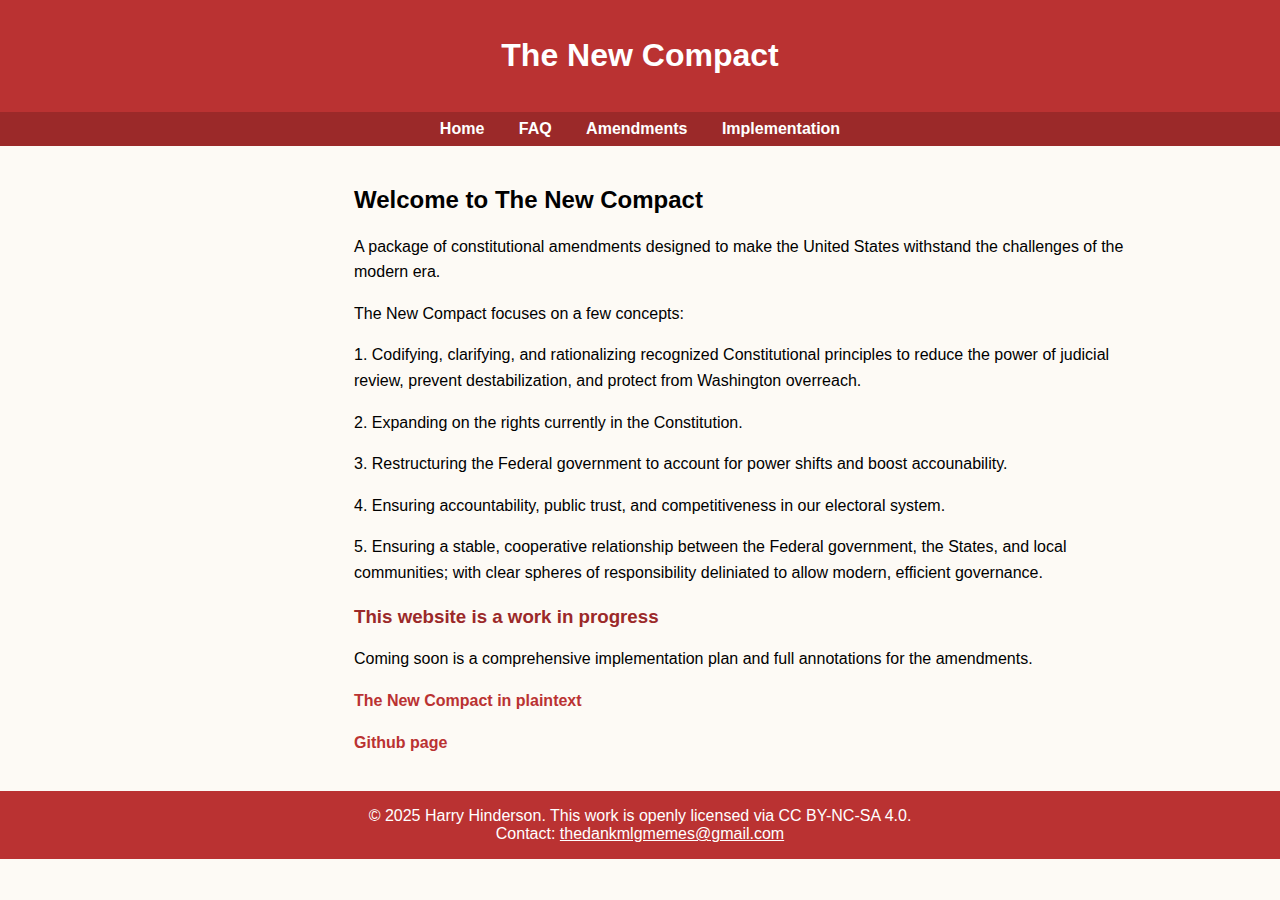
<file: index.html>
<!DOCTYPE html>
<html lang="en">
<head>
    <meta charset="UTF-8">
    <meta name="viewport" content="width=device-width, initial-scale=1.0">
    <title>The New Compact</title>
    <link rel="stylesheet" href="style.css">
</head>
<body>
    <header>
        <h1>The New Compact</h1>
    </header>
    <nav>
        <a href="index.html">Home</a>
        <a href="faq.html">FAQ</a>
        <a href="amendments.html">Amendments</a>
        <a href="implementation.html">Implementation</a>
    </nav>
    <main>
        <h2>Welcome to The New Compact</h2>
        <p>A package of constitutional amendments designed to make the United States withstand the challenges of the modern era.</p>
        <p>The New Compact focuses on a few concepts:</p>
        <p>1. Codifying, clarifying, and rationalizing recognized Constitutional principles to reduce the power of judicial review, prevent destabilization, and protect from Washington overreach.</p>
        <p>2. Expanding on the rights currently in the Constitution.</p>
        <p>3. Restructuring the Federal government to account for power shifts and boost accounability.</p>
        <p>4. Ensuring accountability, public trust, and competitiveness in our electoral system.</p>
        <p>5. Ensuring a stable, cooperative relationship between the Federal government, the States, and local communities; with clear spheres of responsibility deliniated to allow modern, efficient governance.</p>
        <h3>This website is a work in progress</h3>
        <p>Coming soon is a comprehensive implementation plan and full annotations for the amendments.</p>
        <p><a href="new_compact.txt" target="_blank">The New Compact in plaintext</a></p>
        <p><a href="https://github.com/HarryHinderson/the-new-compact" target="_blank">Github page</a></p>
    </main>
    <footer>
        &copy; 2025 Harry Hinderson. This work is openly licensed via CC BY-NC-SA 4.0.<br>
        Contact: <a href="mailto:thedankmlgmemes@gmail.com" style="color: white;">thedankmlgmemes@gmail.com</a>
    </footer>
</body>
</html>
</file>
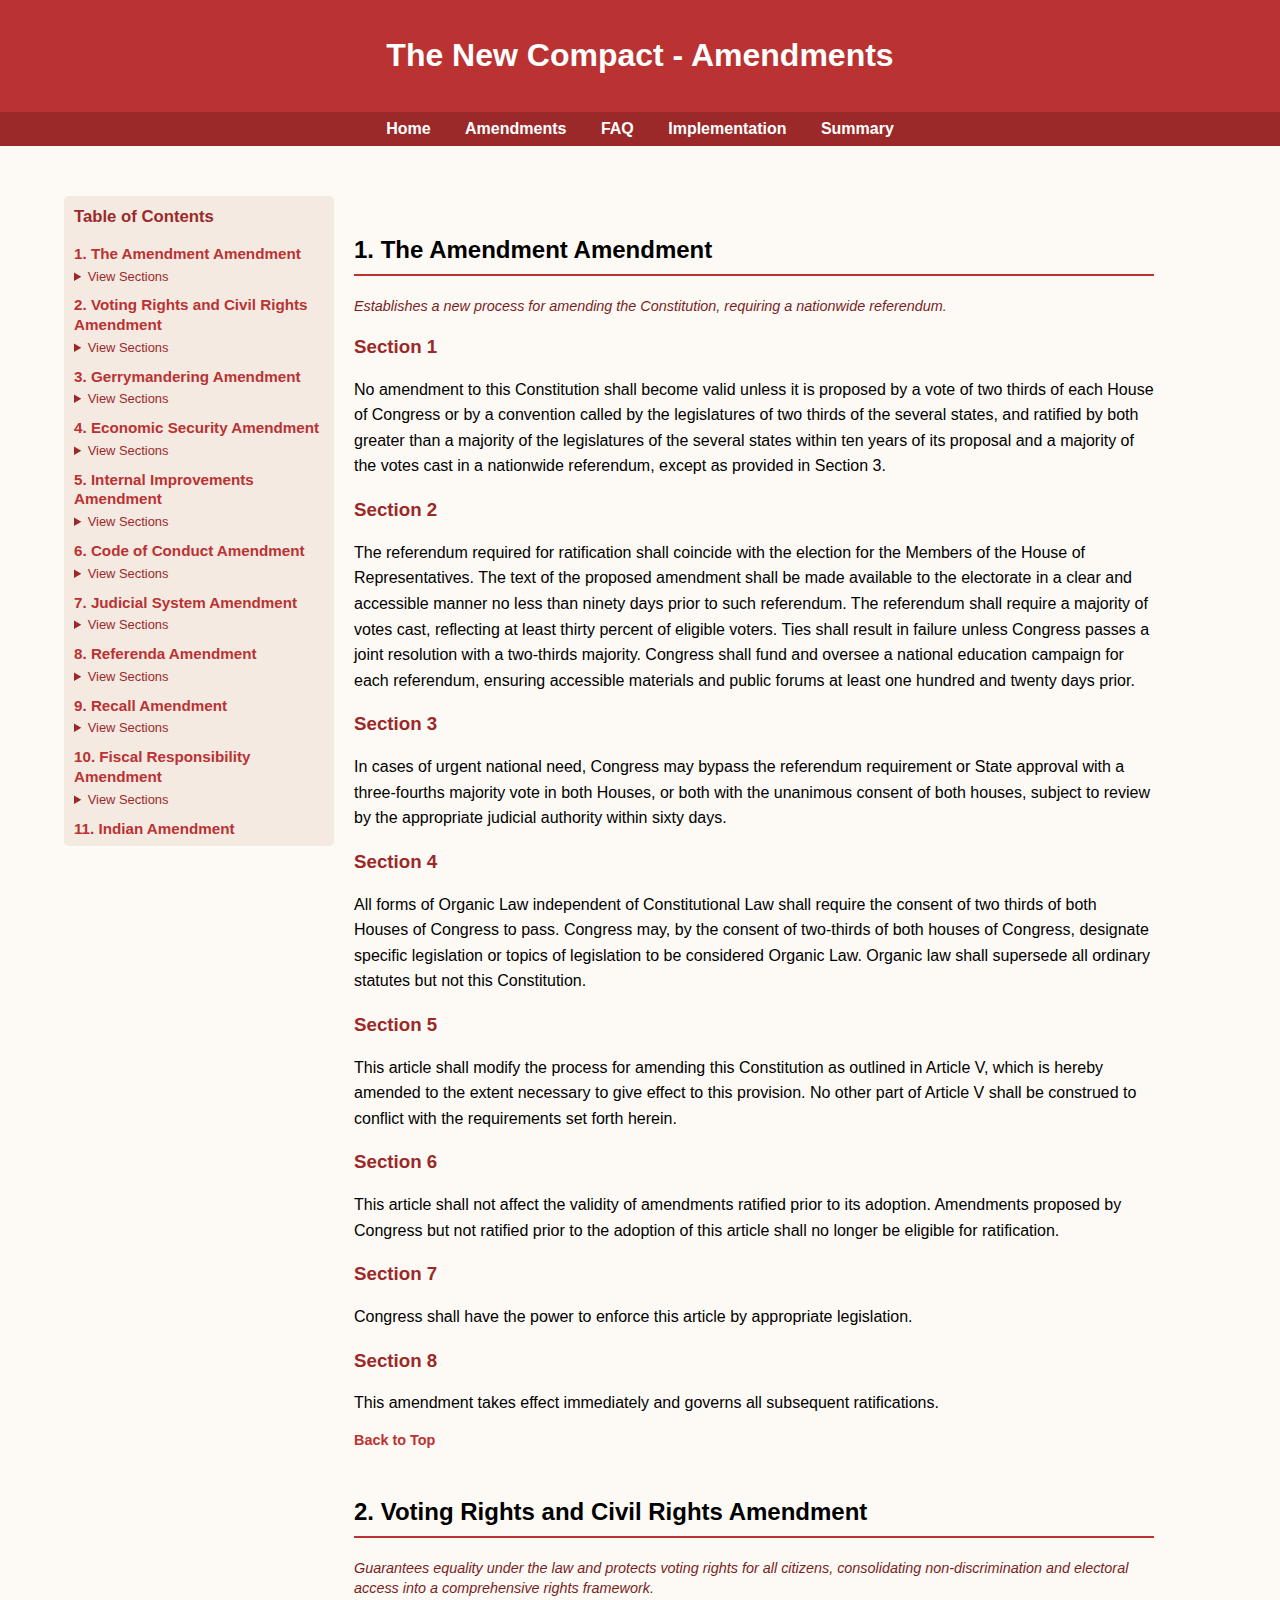
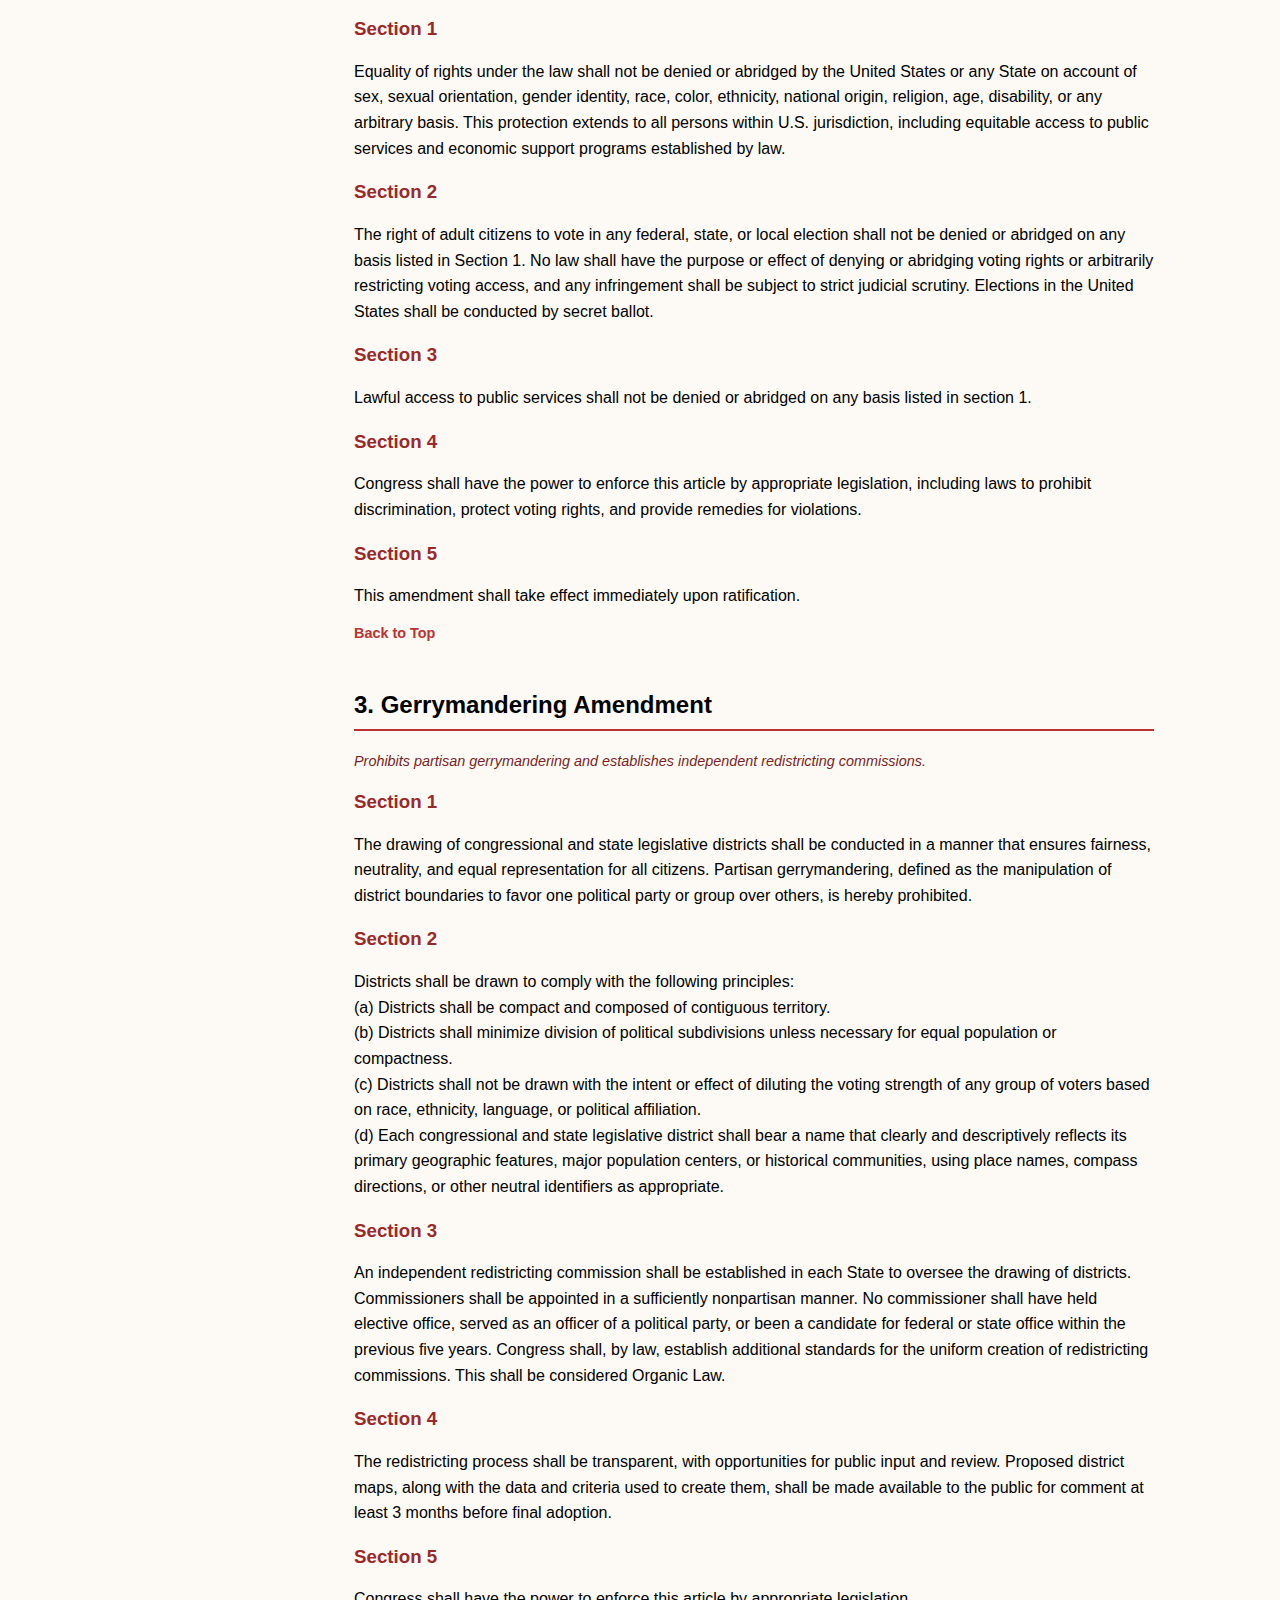
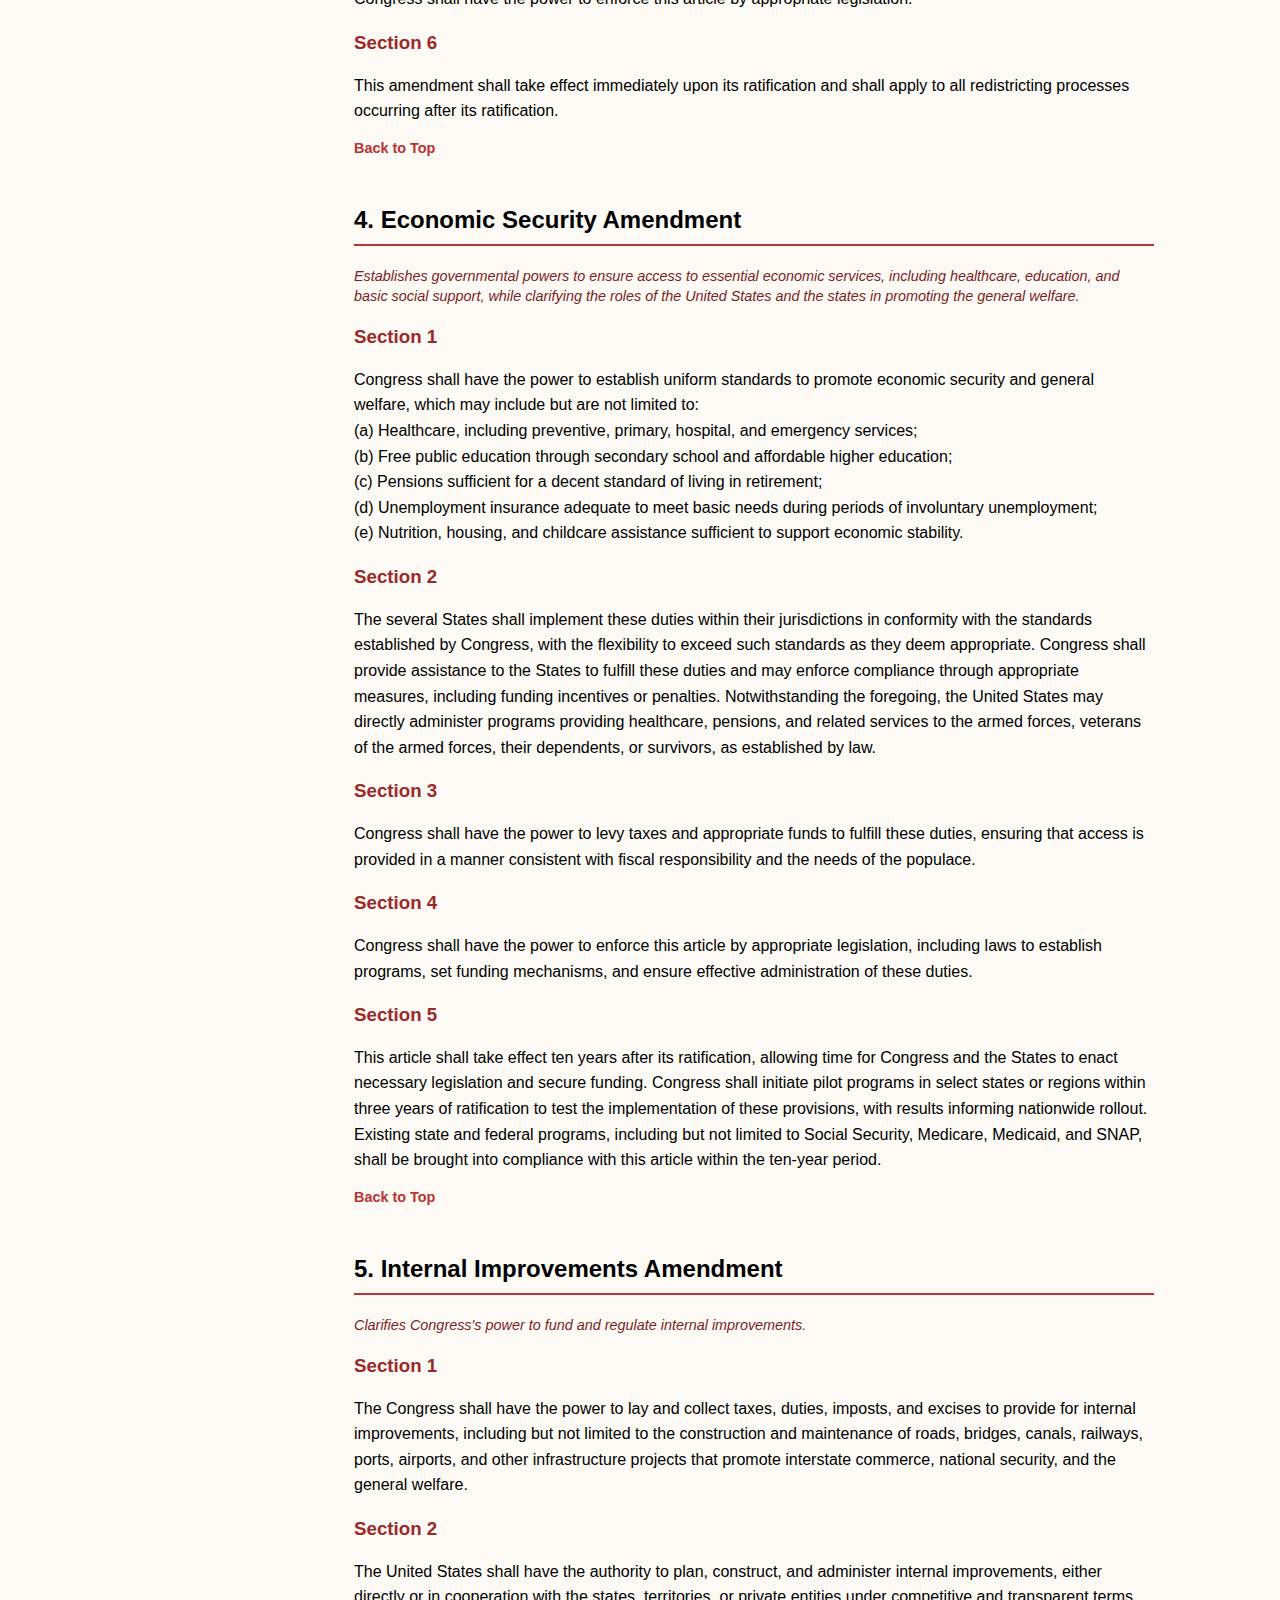
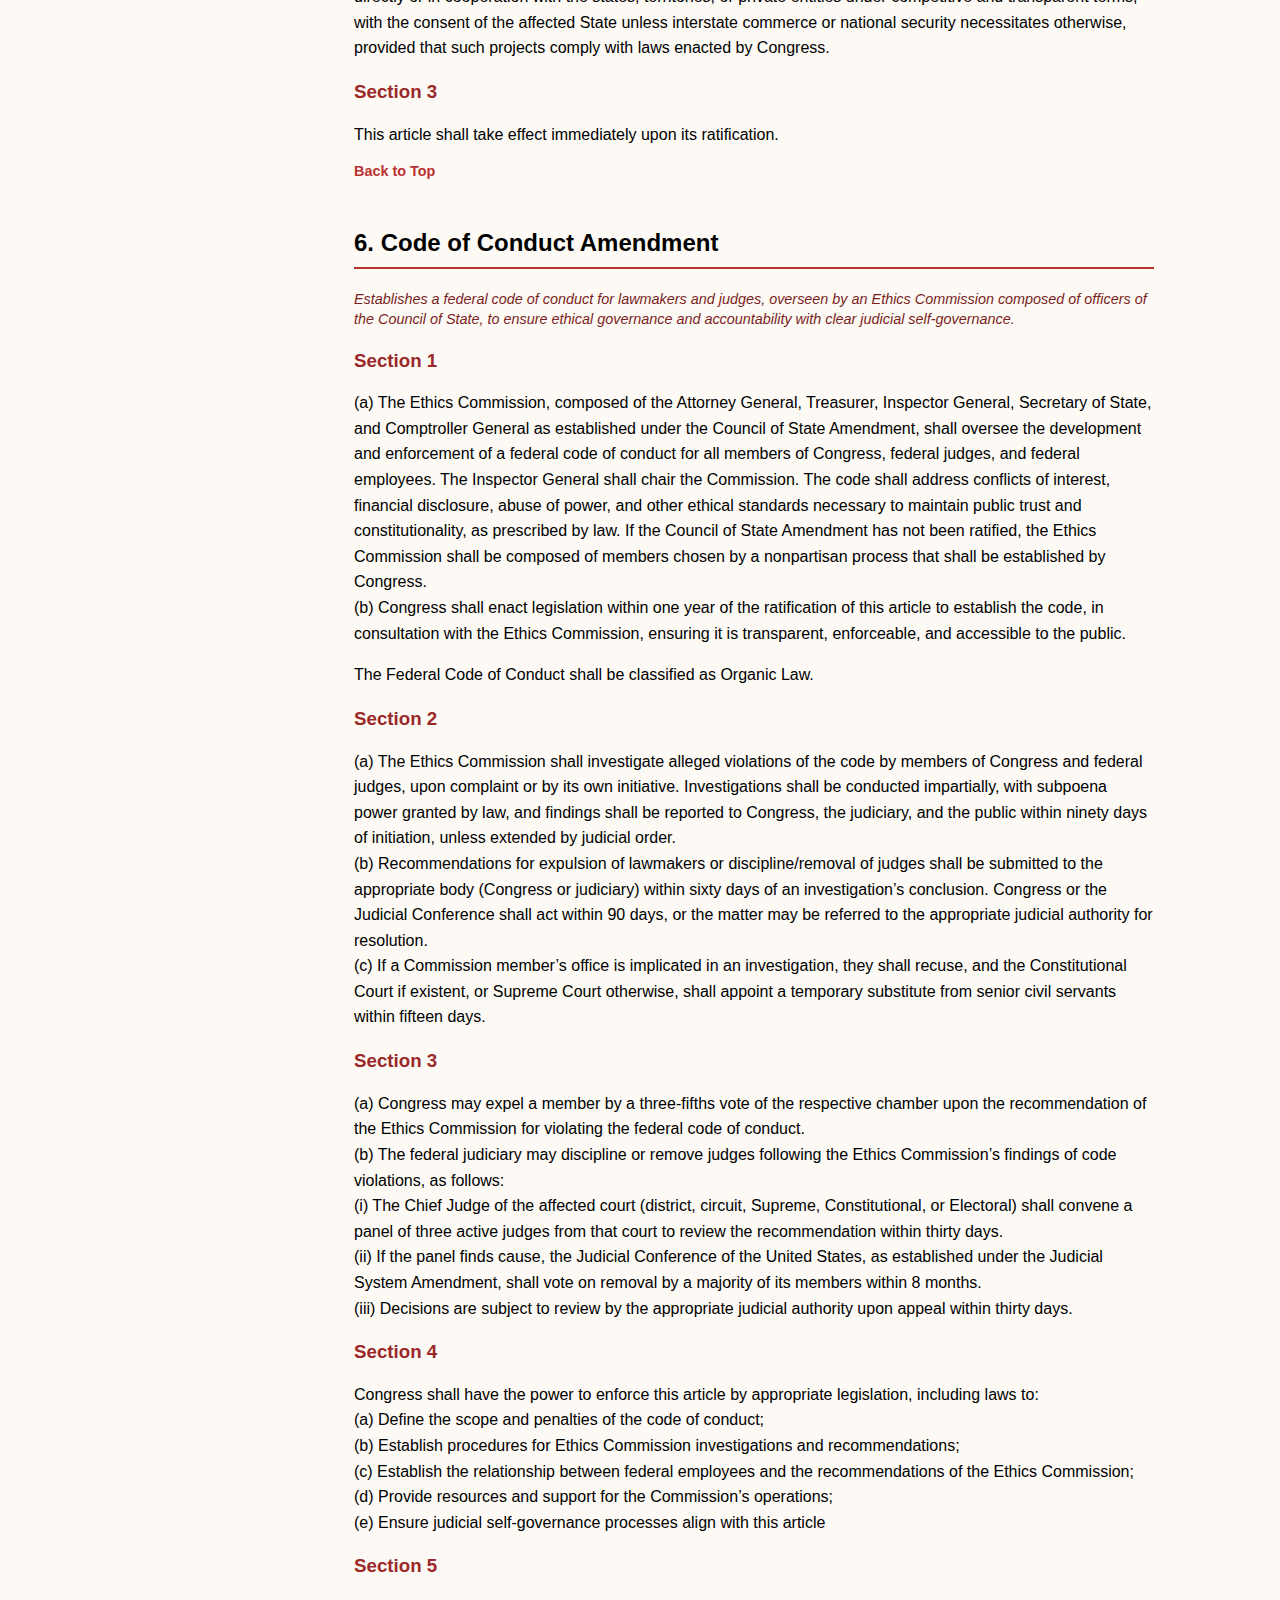
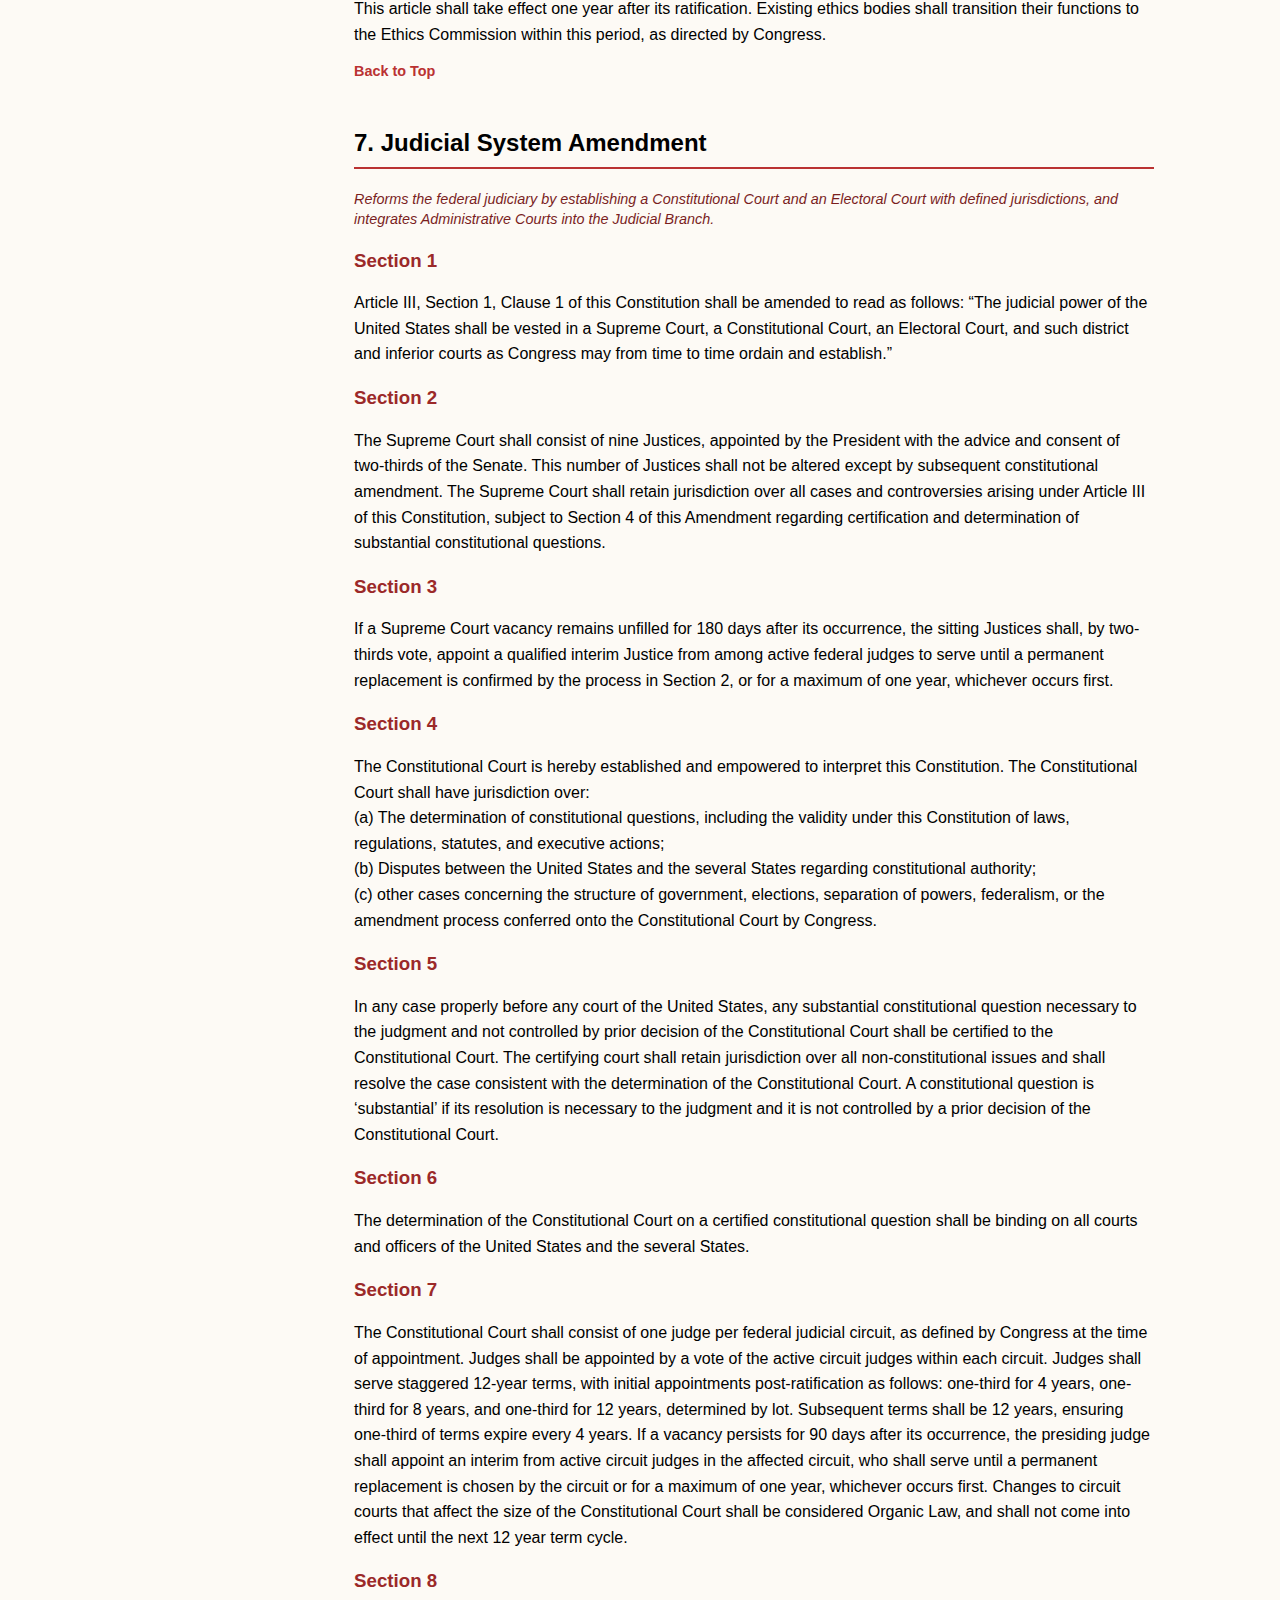
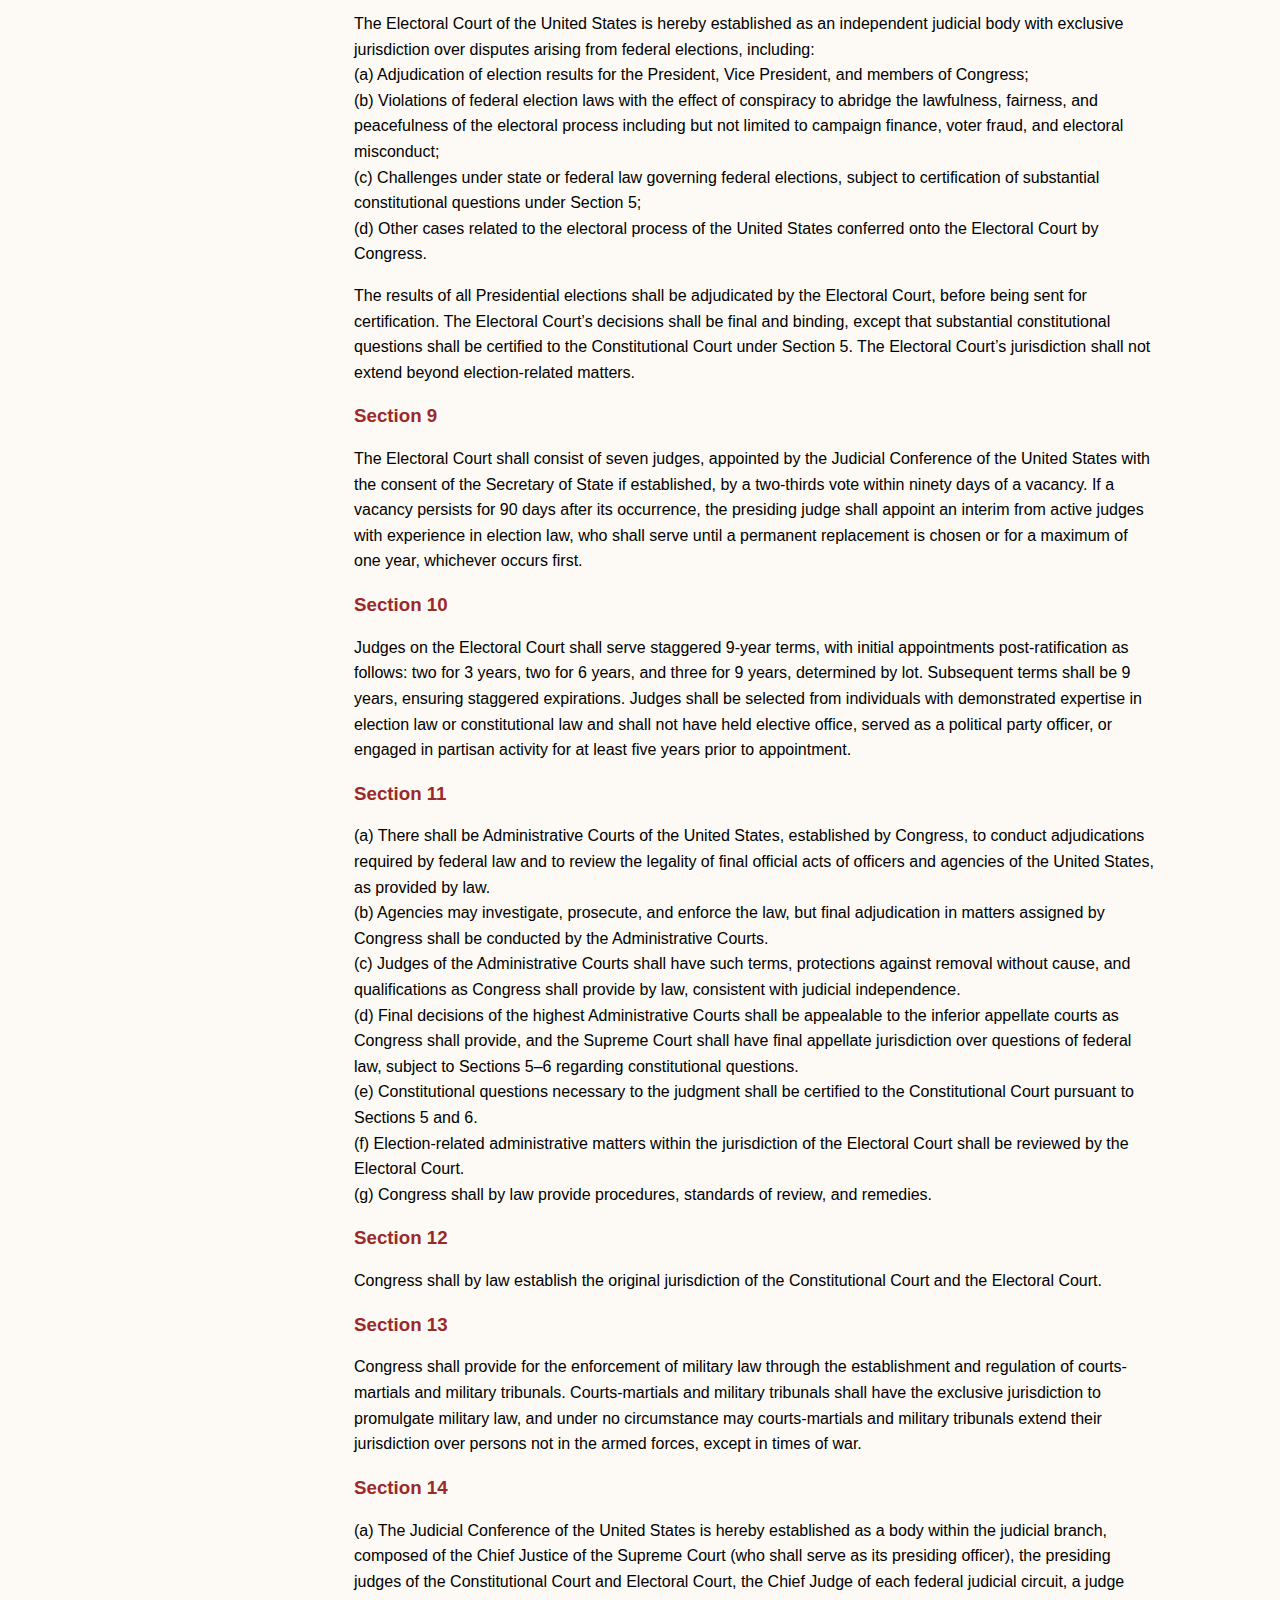
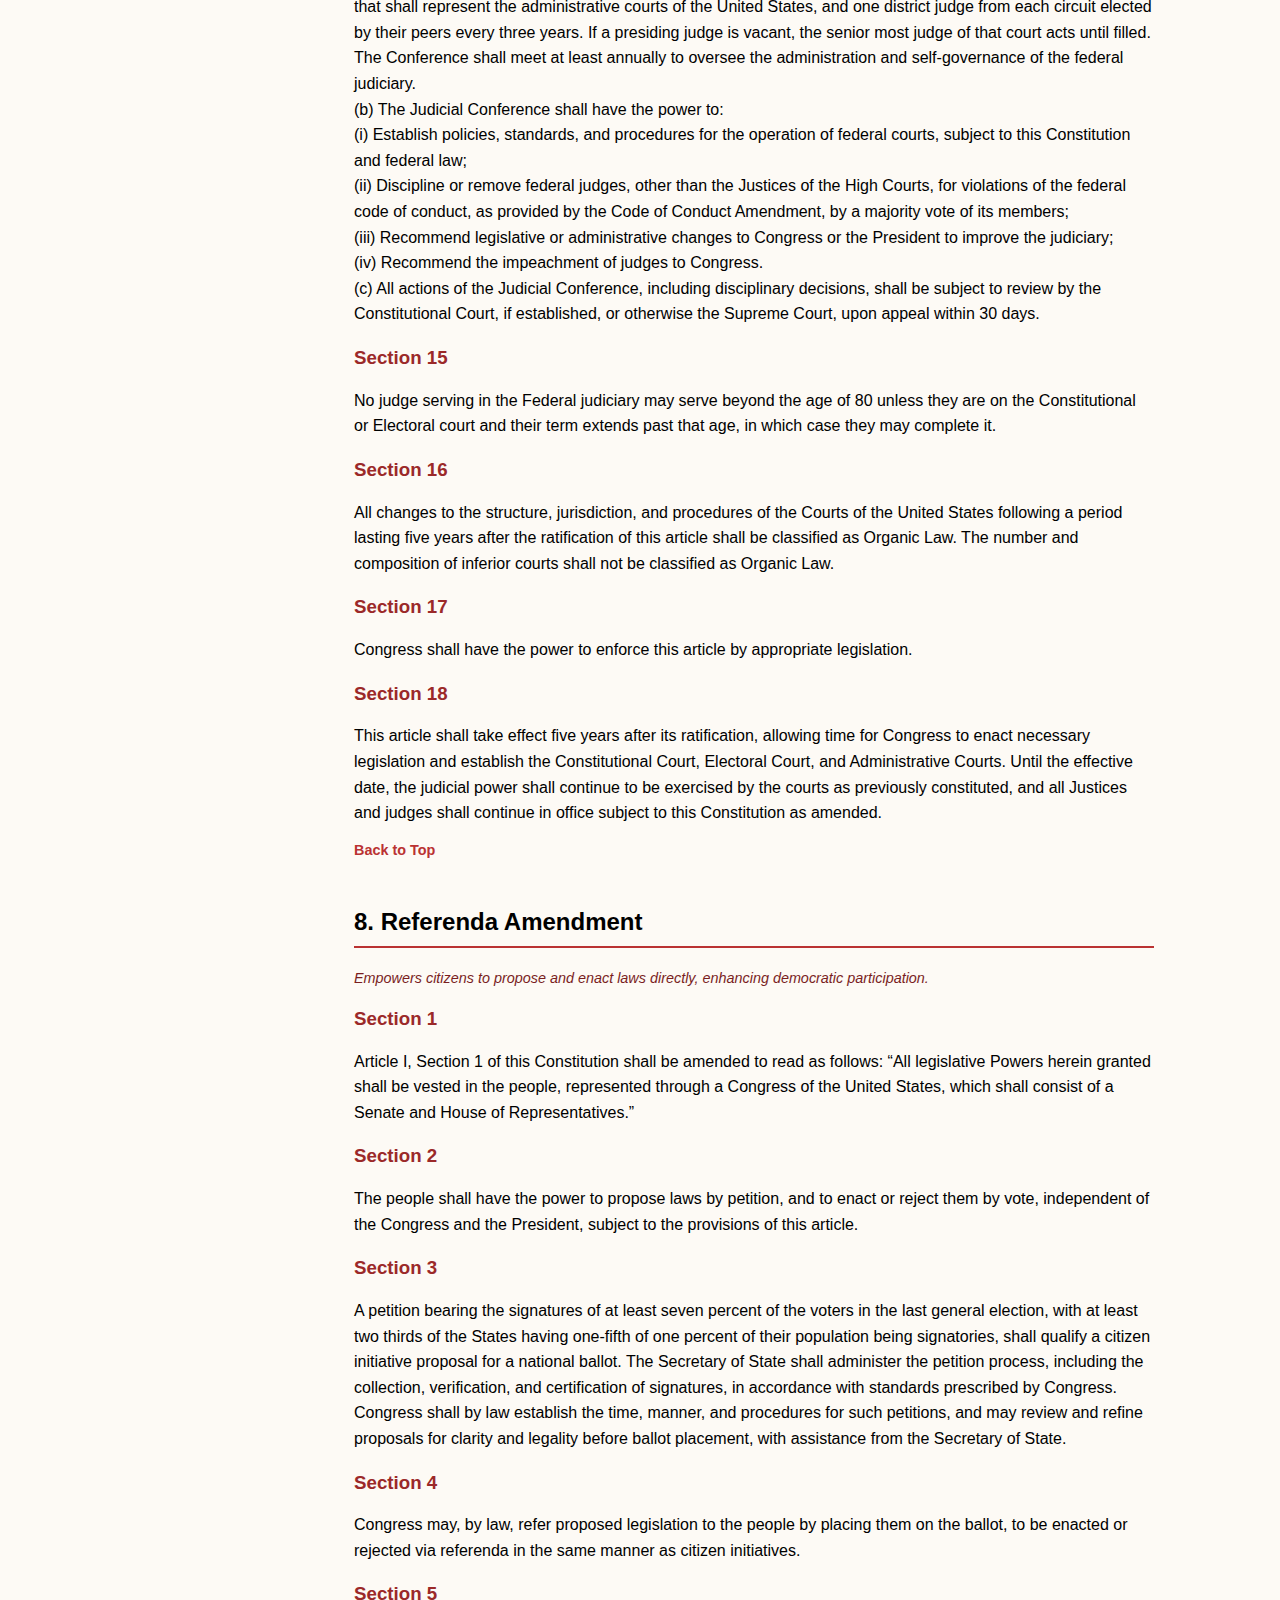
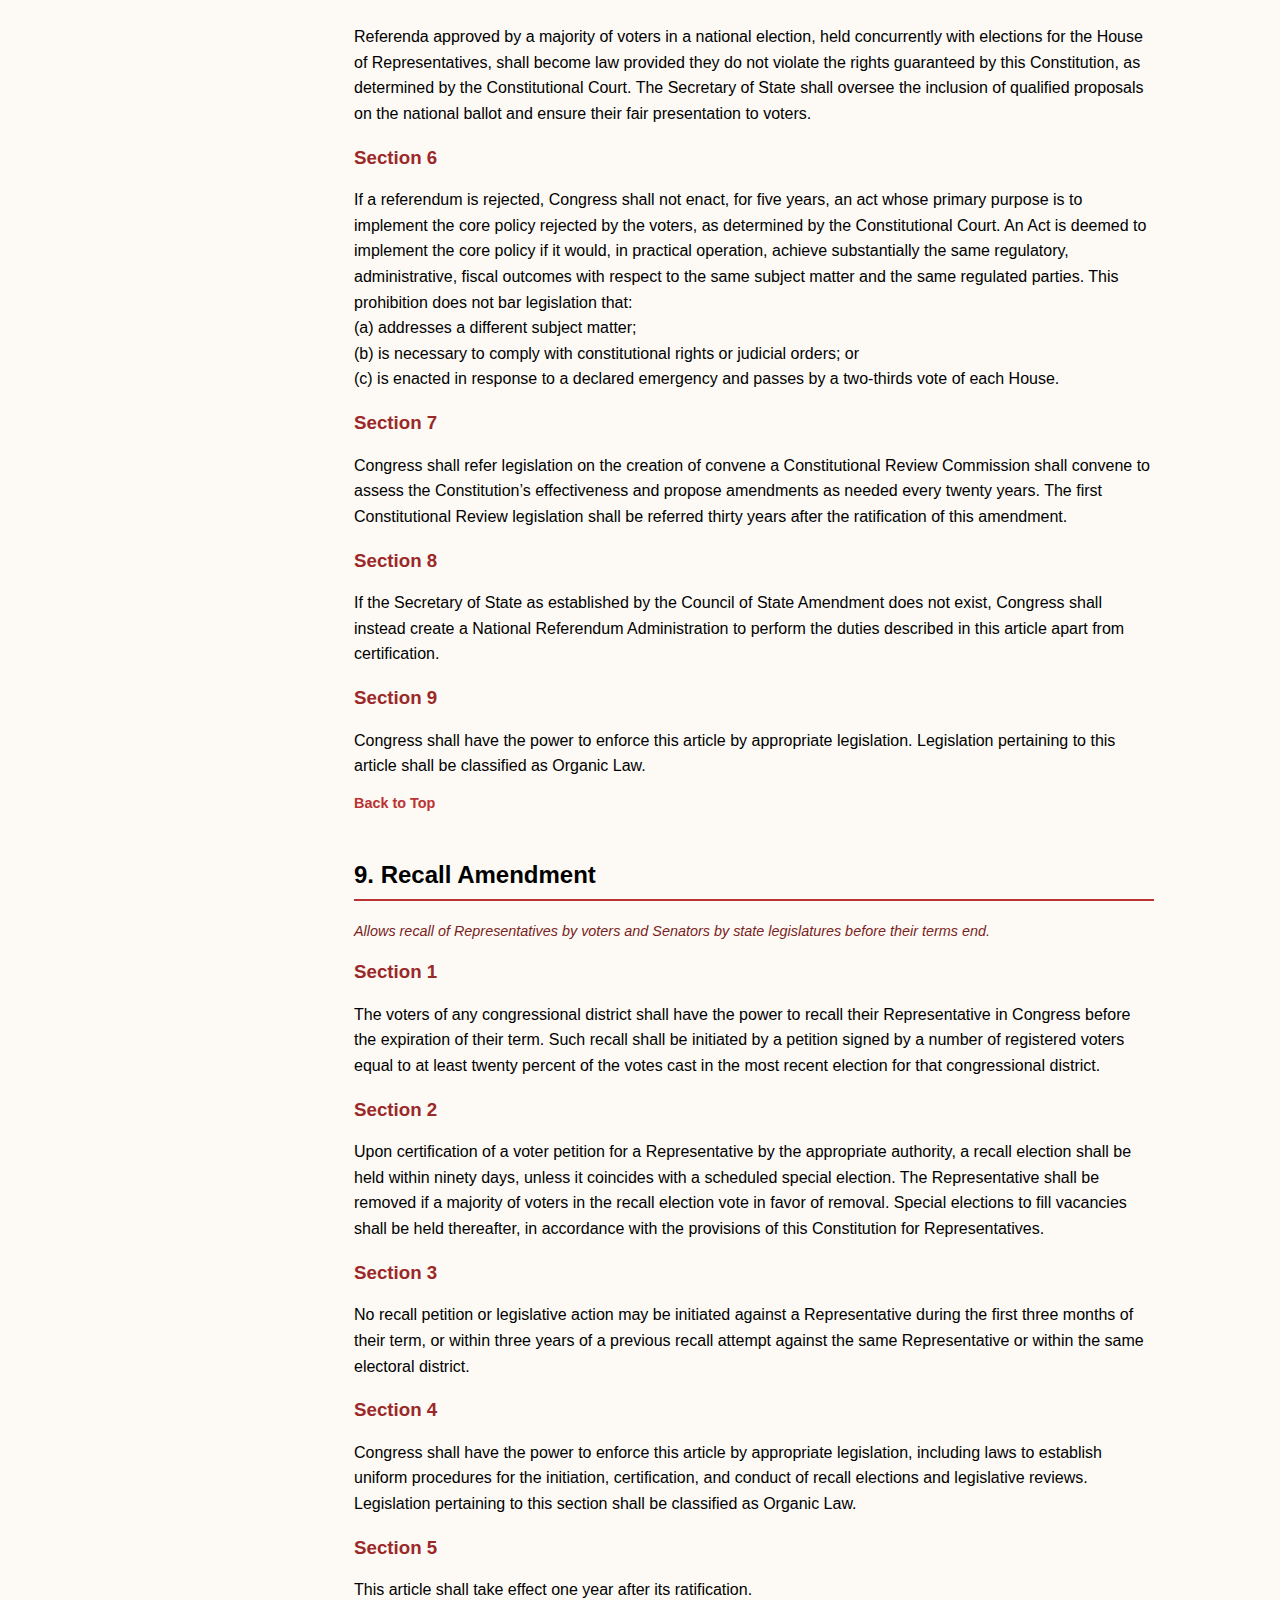
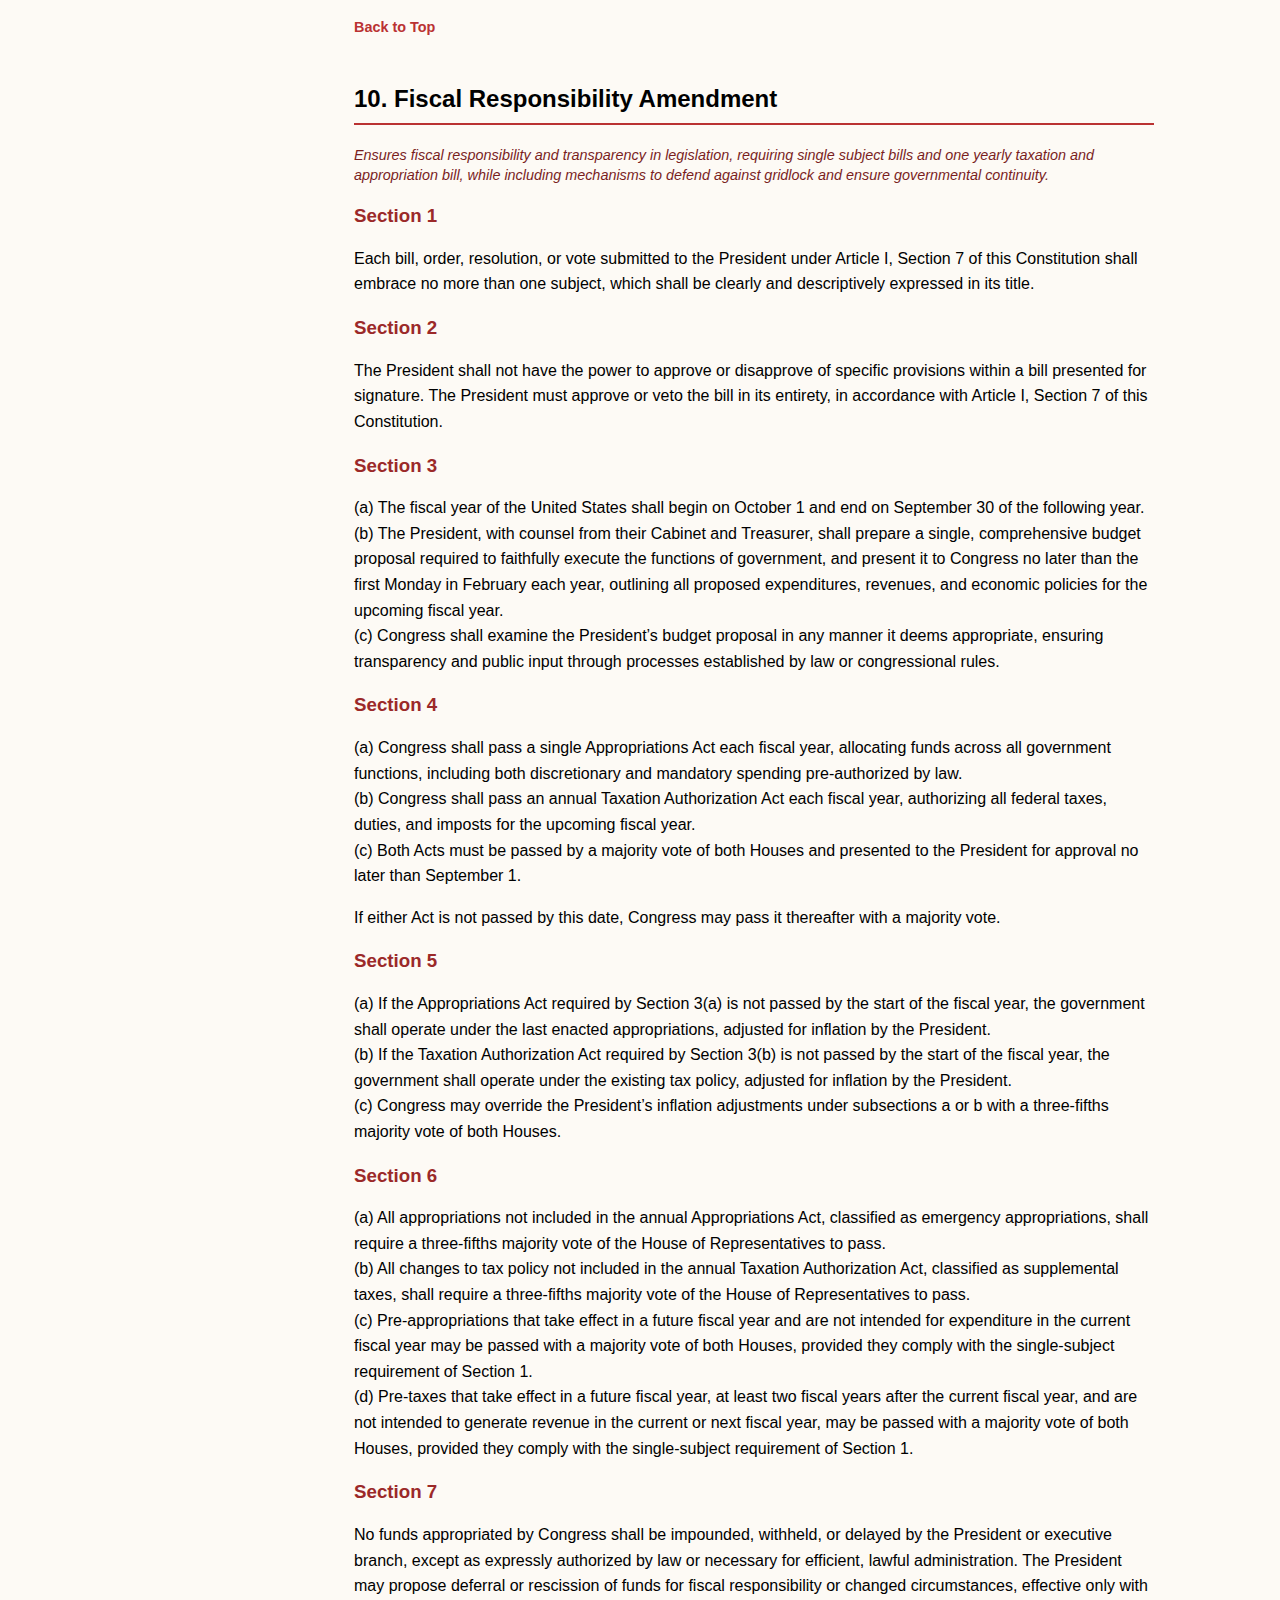
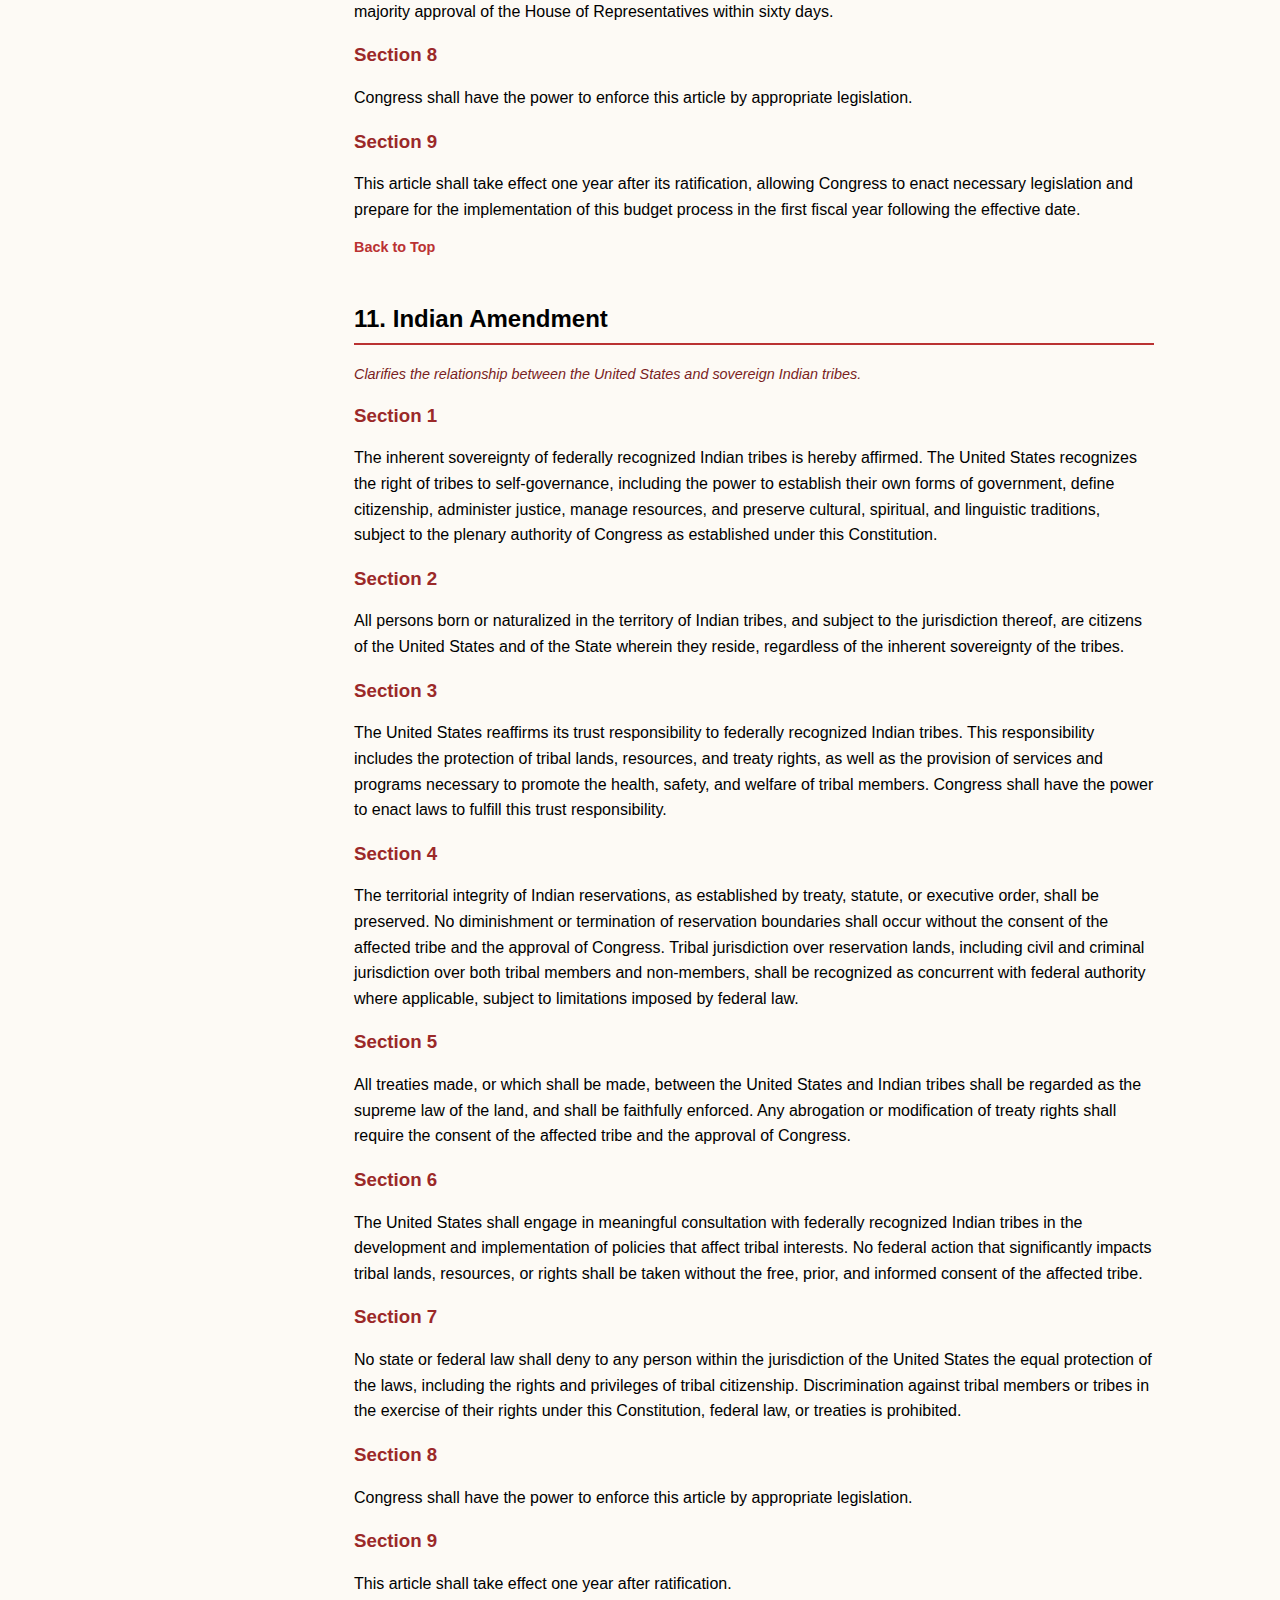
<file: amendments.html>
<!DOCTYPE html>
<html lang="en">
<head>
    <meta charset="UTF-8">
    <meta name="viewport" content="width=device-width, initial-scale=1.0">
    <title>Amendments - The New Compact</title>
    <link rel="stylesheet" href="style.css">
</head>
<body>
    <header id="top">
        <h1>The New Compact - Amendments</h1>
    </header>
    <nav>
        <a href="/">Home</a>
        <a href="/amendments">Amendments</a>
        <a href="/faq">FAQ</a>
        <a href="/implementation">Implementation</a>
        <a href="/summary">Summary</a>
    </nav>
    
    <div class="container">
        <div class="toc">
            <div class="toc-header">
                <h3>Table of Contents</h3>
            </div>
            <div class="toc-list">
                <ul>
            <li class="toc-section">
                <div class="amendment-title"><a href="#amendment1">1. The Amendment Amendment</a></div>
                <details>
                    <summary>View Sections</summary>
                    <ul>
                        <li class="toc-subsection"><a href="#amendment1-section1">Section 1</a></li>
                        <li class="toc-subsection"><a href="#amendment1-section2">Section 2</a></li>
                        <li class="toc-subsection"><a href="#amendment1-section3">Section 3</a></li>
                        <li class="toc-subsection"><a href="#amendment1-section4">Section 4</a></li>
                        <li class="toc-subsection"><a href="#amendment1-section5">Section 5</a></li>
                        <li class="toc-subsection"><a href="#amendment1-section6">Section 6</a></li>
                        <li class="toc-subsection"><a href="#amendment1-section7">Section 7</a></li>
                        <li class="toc-subsection"><a href="#amendment1-section8">Section 8</a></li>
                    </ul>
                </details>
            </li>
            <li class="toc-section">
                <div class="amendment-title"><a href="#amendment2">2. Voting Rights and Civil Rights Amendment</a></div>
                <details>
                    <summary>View Sections</summary>
                    <ul>
                        <li class="toc-subsection"><a href="#amendment2-section1">Section 1</a></li>
                        <li class="toc-subsection"><a href="#amendment2-section2">Section 2</a></li>
                        <li class="toc-subsection"><a href="#amendment2-section3">Section 3</a></li>
                        <li class="toc-subsection"><a href="#amendment2-section4">Section 4</a></li>
                        <li class="toc-subsection"><a href="#amendment2-section5">Section 5</a></li>
                    </ul>
                </details>
            </li>
            <li class="toc-section">
                <div class="amendment-title"><a href="#amendment3">3. Gerrymandering Amendment</a></div>
                <details>
                    <summary>View Sections</summary>
                    <ul>
                        <li class="toc-subsection"><a href="#amendment3-section1">Section 1</a></li>
                        <li class="toc-subsection"><a href="#amendment3-section2">Section 2</a></li>
                        <li class="toc-subsection"><a href="#amendment3-section3">Section 3</a></li>
                        <li class="toc-subsection"><a href="#amendment3-section4">Section 4</a></li>
                        <li class="toc-subsection"><a href="#amendment3-section5">Section 5</a></li>
                        <li class="toc-subsection"><a href="#amendment3-section6">Section 6</a></li>
                    </ul>
                </details>
            </li>
            <li class="toc-section">
                <div class="amendment-title"><a href="#amendment4">4. Economic Security Amendment</a></div>
                <details>
                    <summary>View Sections</summary>
                    <ul>
                        <li class="toc-subsection"><a href="#amendment4-section1">Section 1</a></li>
                        <li class="toc-subsection"><a href="#amendment4-section2">Section 2</a></li>
                        <li class="toc-subsection"><a href="#amendment4-section3">Section 3</a></li>
                        <li class="toc-subsection"><a href="#amendment4-section4">Section 4</a></li>
                        <li class="toc-subsection"><a href="#amendment4-section5">Section 5</a></li>
                    </ul>
                </details>
            </li>
            <li class="toc-section">
                <div class="amendment-title"><a href="#amendment5">5. Internal Improvements Amendment</a></div>
                <details>
                    <summary>View Sections</summary>
                    <ul>
                        <li class="toc-subsection"><a href="#amendment5-section1">Section 1</a></li>
                        <li class="toc-subsection"><a href="#amendment5-section2">Section 2</a></li>
                        <li class="toc-subsection"><a href="#amendment5-section3">Section 3</a></li>
                    </ul>
                </details>
            </li>
            <li class="toc-section">
                <div class="amendment-title"><a href="#amendment6">6. Code of Conduct Amendment</a></div>
                <details>
                    <summary>View Sections</summary>
                    <ul>
                        <li class="toc-subsection"><a href="#amendment6-section1">Section 1</a></li>
                        <li class="toc-subsection"><a href="#amendment6-section2">Section 2</a></li>
                        <li class="toc-subsection"><a href="#amendment6-section3">Section 3</a></li>
                        <li class="toc-subsection"><a href="#amendment6-section4">Section 4</a></li>
                        <li class="toc-subsection"><a href="#amendment6-section5">Section 5</a></li>
                    </ul>
                </details>
            </li>
            <li class="toc-section">
                <div class="amendment-title"><a href="#amendment7">7. Judicial System Amendment</a></div>
                <details>
                    <summary>View Sections</summary>
                    <ul>
                        <li class="toc-subsection"><a href="#amendment7-section1">Section 1</a></li>
                        <li class="toc-subsection"><a href="#amendment7-section2">Section 2</a></li>
                        <li class="toc-subsection"><a href="#amendment7-section3">Section 3</a></li>
                        <li class="toc-subsection"><a href="#amendment7-section4">Section 4</a></li>
                        <li class="toc-subsection"><a href="#amendment7-section5">Section 5</a></li>
                        <li class="toc-subsection"><a href="#amendment7-section6">Section 6</a></li>
                        <li class="toc-subsection"><a href="#amendment7-section7">Section 7</a></li>
                        <li class="toc-subsection"><a href="#amendment7-section8">Section 8</a></li>
                        <li class="toc-subsection"><a href="#amendment7-section9">Section 9</a></li>
                        <li class="toc-subsection"><a href="#amendment7-section10">Section 10</a></li>
                        <li class="toc-subsection"><a href="#amendment7-section11">Section 11</a></li>
                        <li class="toc-subsection"><a href="#amendment7-section12">Section 12</a></li>
                        <li class="toc-subsection"><a href="#amendment7-section13">Section 13</a></li>
                        <li class="toc-subsection"><a href="#amendment7-section14">Section 14</a></li>
                        <li class="toc-subsection"><a href="#amendment7-section15">Section 15</a></li>
                        <li class="toc-subsection"><a href="#amendment7-section16">Section 16</a></li>
                        <li class="toc-subsection"><a href="#amendment7-section17">Section 17</a></li>
                        <li class="toc-subsection"><a href="#amendment7-section18">Section 18</a></li>
                    </ul>
                </details>
            </li>
            <li class="toc-section">
                <div class="amendment-title"><a href="#amendment8">8. Referenda Amendment</a></div>
                <details>
                    <summary>View Sections</summary>
                    <ul>
                        <li class="toc-subsection"><a href="#amendment8-section1">Section 1</a></li>
                        <li class="toc-subsection"><a href="#amendment8-section2">Section 2</a></li>
                        <li class="toc-subsection"><a href="#amendment8-section3">Section 3</a></li>
                        <li class="toc-subsection"><a href="#amendment8-section4">Section 4</a></li>
                        <li class="toc-subsection"><a href="#amendment8-section5">Section 5</a></li>
                        <li class="toc-subsection"><a href="#amendment8-section6">Section 6</a></li>
                        <li class="toc-subsection"><a href="#amendment8-section7">Section 7</a></li>
                        <li class="toc-subsection"><a href="#amendment8-section8">Section 8</a></li>
                        <li class="toc-subsection"><a href="#amendment8-section9">Section 9</a></li>
                    </ul>
                </details>
            </li>
            <li class="toc-section">
                <div class="amendment-title"><a href="#amendment9">9. Recall Amendment</a></div>
                <details>
                    <summary>View Sections</summary>
                    <ul>
                        <li class="toc-subsection"><a href="#amendment9-section1">Section 1</a></li>
                        <li class="toc-subsection"><a href="#amendment9-section2">Section 2</a></li>
                        <li class="toc-subsection"><a href="#amendment9-section3">Section 3</a></li>
                        <li class="toc-subsection"><a href="#amendment9-section4">Section 4</a></li>
                        <li class="toc-subsection"><a href="#amendment9-section5">Section 5</a></li>
                    </ul>
                </details>
            </li>
            <li class="toc-section">
                <div class="amendment-title"><a href="#amendment10">10. Fiscal Responsibility Amendment</a></div>
                <details>
                    <summary>View Sections</summary>
                    <ul>
                        <li class="toc-subsection"><a href="#amendment10-section1">Section 1</a></li>
                        <li class="toc-subsection"><a href="#amendment10-section2">Section 2</a></li>
                        <li class="toc-subsection"><a href="#amendment10-section3">Section 3</a></li>
                        <li class="toc-subsection"><a href="#amendment10-section4">Section 4</a></li>
                        <li class="toc-subsection"><a href="#amendment10-section5">Section 5</a></li>
                        <li class="toc-subsection"><a href="#amendment10-section6">Section 6</a></li>
                        <li class="toc-subsection"><a href="#amendment10-section7">Section 7</a></li>
                        <li class="toc-subsection"><a href="#amendment10-section8">Section 8</a></li>
                        <li class="toc-subsection"><a href="#amendment10-section9">Section 9</a></li>
                    </ul>
                </details>
            </li>
            <li class="toc-section">
                <div class="amendment-title"><a href="#amendment11">11. Indian Amendment</a></div>
                <details>
                    <summary>View Sections</summary>
                    <ul>
                        <li class="toc-subsection"><a href="#amendment11-section1">Section 1</a></li>
                        <li class="toc-subsection"><a href="#amendment11-section2">Section 2</a></li>
                        <li class="toc-subsection"><a href="#amendment11-section3">Section 3</a></li>
                        <li class="toc-subsection"><a href="#amendment11-section4">Section 4</a></li>
                        <li class="toc-subsection"><a href="#amendment11-section5">Section 5</a></li>
                        <li class="toc-subsection"><a href="#amendment11-section6">Section 6</a></li>
                        <li class="toc-subsection"><a href="#amendment11-section7">Section 7</a></li>
                        <li class="toc-subsection"><a href="#amendment11-section8">Section 8</a></li>
                        <li class="toc-subsection"><a href="#amendment11-section9">Section 9</a></li>
                    </ul>
                </details>
            </li>
            <li class="toc-section">
                <div class="amendment-title"><a href="#amendment12">12. Washington D.C. Amendment</a></div>
                <details>
                    <summary>View Sections</summary>
                    <ul>
                        <li class="toc-subsection"><a href="#amendment12-section1">Section 1</a></li>
                        <li class="toc-subsection"><a href="#amendment12-section2">Section 2</a></li>
                        <li class="toc-subsection"><a href="#amendment12-section3">Section 3</a></li>
                        <li class="toc-subsection"><a href="#amendment12-section4">Section 4</a></li>
                        <li class="toc-subsection"><a href="#amendment12-section5">Section 5</a></li>
                        <li class="toc-subsection"><a href="#amendment12-section6">Section 6</a></li>
                        <li class="toc-subsection"><a href="#amendment12-section7">Section 7</a></li>
                        <li class="toc-subsection"><a href="#amendment12-section8">Section 8</a></li>
                        <li class="toc-subsection"><a href="#amendment12-section9">Section 9</a></li>
                    </ul>
                </details>
            </li>
            <li class="toc-section">
                <div class="amendment-title"><a href="#amendment13">13. Federal Lands Amendment</a></div>
                <details>
                    <summary>View Sections</summary>
                    <ul>
                        <li class="toc-subsection"><a href="#amendment13-section1">Section 1</a></li>
                        <li class="toc-subsection"><a href="#amendment13-section2">Section 2</a></li>
                        <li class="toc-subsection"><a href="#amendment13-section3">Section 3</a></li>
                        <li class="toc-subsection"><a href="#amendment13-section4">Section 4</a></li>
                        <li class="toc-subsection"><a href="#amendment13-section5">Section 5</a></li>
                        <li class="toc-subsection"><a href="#amendment13-section6">Section 6</a></li>
                        <li class="toc-subsection"><a href="#amendment13-section7">Section 7</a></li>
                    </ul>
                </details>
            </li>
            <li class="toc-section">
                <div class="amendment-title"><a href="#amendment14">14. Federal Bureaucracy Amendment</a></div>
                <details>
                    <summary>View Sections</summary>
                    <ul>
                        <li class="toc-subsection"><a href="#amendment14-section1">Section 1</a></li>
                        <li class="toc-subsection"><a href="#amendment14-section2">Section 2</a></li>
                        <li class="toc-subsection"><a href="#amendment14-section3">Section 3</a></li>
                        <li class="toc-subsection"><a href="#amendment14-section4">Section 4</a></li>
                        <li class="toc-subsection"><a href="#amendment14-section5">Section 5</a></li>
                        <li class="toc-subsection"><a href="#amendment14-section6">Section 6</a></li>
                        <li class="toc-subsection"><a href="#amendment14-section7">Section 7</a></li>
                        <li class="toc-subsection"><a href="#amendment14-section8">Section 8</a></li>
                        <li class="toc-subsection"><a href="#amendment14-section9">Section 9</a></li>
                        <li class="toc-subsection"><a href="#amendment14-section10">Section 10</a></li>
                        <li class="toc-subsection"><a href="#amendment14-section11">Section 11</a></li>
                        <li class="toc-subsection"><a href="#amendment14-section12">Section 12</a></li>
                        <li class="toc-subsection"><a href="#amendment14-section13">Section 13</a></li>
                    </ul>
                </details>
            </li>
            <li class="toc-section">
                <div class="amendment-title"><a href="#amendment15">15. Collective Bargaining Amendment</a></div>
                <details>
                    <summary>View Sections</summary>
                    <ul>
                        <li class="toc-subsection"><a href="#amendment15-section1">Section 1</a></li>
                        <li class="toc-subsection"><a href="#amendment15-section2">Section 2</a></li>
                        <li class="toc-subsection"><a href="#amendment15-section3">Section 3</a></li>
                        <li class="toc-subsection"><a href="#amendment15-section4">Section 4</a></li>
                        <li class="toc-subsection"><a href="#amendment15-section5">Section 5</a></li>
                        <li class="toc-subsection"><a href="#amendment15-section6">Section 6</a></li>
                        <li class="toc-subsection"><a href="#amendment15-section7">Section 7</a></li>
                    </ul>
                </details>
            </li>
            <li class="toc-section">
                <div class="amendment-title"><a href="#amendment16">16. VP Loophole Amendment</a></div>
                <details>
                    <summary>View Sections</summary>
                    <ul>
                        <li class="toc-subsection"><a href="#amendment16-section1">Section 1</a></li>
                        <li class="toc-subsection"><a href="#amendment16-section2">Section 2</a></li>
                        <li class="toc-subsection"><a href="#amendment16-section3">Section 3</a></li>
                    </ul>
                </details>
            </li>
            <li class="toc-section">
                <div class="amendment-title"><a href="#amendment17">17. Senate Reform Amendment</a></div>
                <details>
                    <summary>View Sections</summary>
                    <ul>
                        <li class="toc-subsection"><a href="#amendment17-section1">Section 1</a></li>
                        <li class="toc-subsection"><a href="#amendment17-section2">Section 2</a></li>
                        <li class="toc-subsection"><a href="#amendment17-section3">Section 3</a></li>
                        <li class="toc-subsection"><a href="#amendment17-section4">Section 4</a></li>
                        <li class="toc-subsection"><a href="#amendment17-section5">Section 5</a></li>
                        <li class="toc-subsection"><a href="#amendment17-section6">Section 6</a></li>
                        <li class="toc-subsection"><a href="#amendment17-section7">Section 7</a></li>
                    </ul>
                </details>
            </li>
            <li class="toc-section">
                <div class="amendment-title"><a href="#amendment18">18. Non-State Entities Amendment</a></div>
                <details>
                    <summary>View Sections</summary>
                    <ul>
                        <li class="toc-subsection"><a href="#amendment18-section1">Section 1</a></li>
                        <li class="toc-subsection"><a href="#amendment18-section2">Section 2</a></li>
                        <li class="toc-subsection"><a href="#amendment18-section3">Section 3</a></li>
                        <li class="toc-subsection"><a href="#amendment18-section4">Section 4</a></li>
                        <li class="toc-subsection"><a href="#amendment18-section5">Section 5</a></li>
                        <li class="toc-subsection"><a href="#amendment18-section6">Section 6</a></li>
                        <li class="toc-subsection"><a href="#amendment18-section7">Section 7</a></li>
                        <li class="toc-subsection"><a href="#amendment18-section8">Section 8</a></li>
                        <li class="toc-subsection"><a href="#amendment18-section9">Section 9</a></li>
                        <li class="toc-subsection"><a href="#amendment18-section10">Section 10</a></li>
                        <li class="toc-subsection"><a href="#amendment18-section11">Section 11</a></li>
                    </ul>
                </details>
            </li>
            <li class="toc-section">
                <div class="amendment-title"><a href="#amendment19">19. Score Voting Amendment</a></div>
                <details>
                    <summary>View Sections</summary>
                    <ul>
                        <li class="toc-subsection"><a href="#amendment19-section1">Section 1</a></li>
                        <li class="toc-subsection"><a href="#amendment19-section2">Section 2</a></li>
                        <li class="toc-subsection"><a href="#amendment19-section3">Section 3</a></li>
                        <li class="toc-subsection"><a href="#amendment19-section4">Section 4</a></li>
                        <li class="toc-subsection"><a href="#amendment19-section5">Section 5</a></li>
                        <li class="toc-subsection"><a href="#amendment19-section6">Section 6</a></li>
                    </ul>
                </details>
            </li>
            <li class="toc-section">
                <div class="amendment-title"><a href="#amendment20">20. Parliamentary Amendment</a></div>
                <details>
                    <summary>View Sections</summary>
                    <ul>
                        <li class="toc-subsection"><a href="#amendment20-section1">Section 1</a></li>
                        <li class="toc-subsection"><a href="#amendment20-section2">Section 2</a></li>
                        <li class="toc-subsection"><a href="#amendment20-section3">Section 3</a></li>
                        <li class="toc-subsection"><a href="#amendment20-section4">Section 4</a></li>
                        <li class="toc-subsection"><a href="#amendment20-section5">Section 5</a></li>
                        <li class="toc-subsection"><a href="#amendment20-section6">Section 6</a></li>
                        <li class="toc-subsection"><a href="#amendment20-section7">Section 7</a></li>
                        <li class="toc-subsection"><a href="#amendment20-section8">Section 8</a></li>
                        <li class="toc-subsection"><a href="#amendment20-section9">Section 9</a></li>
                        <li class="toc-subsection"><a href="#amendment20-section10">Section 10</a></li>
                        <li class="toc-subsection"><a href="#amendment20-section11">Section 11</a></li>
                        <li class="toc-subsection"><a href="#amendment20-section12">Section 12</a></li>
                        <li class="toc-subsection"><a href="#amendment20-section13">Section 13</a></li>
                    </ul>
                </details>
            </li>
            <li class="toc-section">
                <div class="amendment-title"><a href="#amendment21">21. “We The People” Amendment</a></div>
                <details>
                    <summary>View Sections</summary>
                    <ul>
                        <li class="toc-subsection"><a href="#amendment21-section1">Section 1</a></li>
                        <li class="toc-subsection"><a href="#amendment21-section2">Section 2</a></li>
                        <li class="toc-subsection"><a href="#amendment21-section3">Section 3</a></li>
                        <li class="toc-subsection"><a href="#amendment21-section4">Section 4</a></li>
                        <li class="toc-subsection"><a href="#amendment21-section4">Section 4</a></li>
                        <li class="toc-subsection"><a href="#amendment21-section5">Section 5</a></li>
                        <li class="toc-subsection"><a href="#amendment21-section6">Section 6</a></li>
                    </ul>
                </details>
            </li>
            <li class="toc-section">
                <div class="amendment-title"><a href="#amendment22">22. Privacy Amendment</a></div>
                <details>
                    <summary>View Sections</summary>
                    <ul>
                        <li class="toc-subsection"><a href="#amendment22-section1">Section 1</a></li>
                        <li class="toc-subsection"><a href="#amendment22-section2">Section 2</a></li>
                        <li class="toc-subsection"><a href="#amendment22-section3">Section 3</a></li>
                        <li class="toc-subsection"><a href="#amendment22-section4">Section 4</a></li>
                        <li class="toc-subsection"><a href="#amendment22-section5">Section 5</a></li>
                        <li class="toc-subsection"><a href="#amendment22-section6">Section 6</a></li>
                    </ul>
                </details>
            </li>
            <li class="toc-section">
                <div class="amendment-title"><a href="#amendment23">23. War Powers Amendment</a></div>
                <details>
                    <summary>View Sections</summary>
                    <ul>
                        <li class="toc-subsection"><a href="#amendment23-section1">Section 1</a></li>
                        <li class="toc-subsection"><a href="#amendment23-section2">Section 2</a></li>
                        <li class="toc-subsection"><a href="#amendment23-section3">Section 3</a></li>
                        <li class="toc-subsection"><a href="#amendment23-section4">Section 4</a></li>
                        <li class="toc-subsection"><a href="#amendment23-section5">Section 5</a></li>
                        <li class="toc-subsection"><a href="#amendment23-section6">Section 6</a></li>
                        <li class="toc-subsection"><a href="#amendment23-section7">Section 7</a></li>
                        <li class="toc-subsection"><a href="#amendment23-section8">Section 8</a></li>
                        <li class="toc-subsection"><a href="#amendment23-section9">Section 9</a></li>
                        <li class="toc-subsection"><a href="#amendment23-section10">Section 10</a></li>
                    </ul>
                </details>
            </li>
            <li class="toc-section">
                <div class="amendment-title"><a href="#amendment24">24. House of Representatives Amendment</a></div>
                <details>
                    <summary>View Sections</summary>
                    <ul>
                        <li class="toc-subsection"><a href="#amendment24-section1">Section 1</a></li>
                        <li class="toc-subsection"><a href="#amendment24-section2">Section 2</a></li>
                        <li class="toc-subsection"><a href="#amendment24-section3">Section 3</a></li>
                        <li class="toc-subsection"><a href="#amendment24-section4">Section 4</a></li>
                        <li class="toc-subsection"><a href="#amendment24-section5">Section 5</a></li>
                    </ul>
                </details>
            </li>
            <li class="toc-section">
                <div class="amendment-title"><a href="#amendment25">25. Emergency Powers Amendment</a></div>
                <details>
                    <summary>View Sections</summary>
                    <ul>
                        <li class="toc-subsection"><a href="#amendment25-section1">Section 1</a></li>
                        <li class="toc-subsection"><a href="#amendment25-section2">Section 2</a></li>
                        <li class="toc-subsection"><a href="#amendment25-section3">Section 3</a></li>
                        <li class="toc-subsection"><a href="#amendment25-section4">Section 4</a></li>
                        <li class="toc-subsection"><a href="#amendment25-section5">Section 5</a></li>
                        <li class="toc-subsection"><a href="#amendment25-section6">Section 6</a></li>
                        <li class="toc-subsection"><a href="#amendment25-section7">Section 7</a></li>
                        <li class="toc-subsection"><a href="#amendment25-section8">Section 8</a></li>
                        <li class="toc-subsection"><a href="#amendment25-section9">Section 9</a></li>
                        <li class="toc-subsection"><a href="#amendment25-section10">Section 10</a></li>
                    </ul>
                </details>
            </li>
            <li class="toc-section">
                <div class="amendment-title"><a href="#amendment26">26. Citizenship and Residency Amendment</a></div>
                <details>
                    <summary>View Sections</summary>
                    <ul>
                        <li class="toc-subsection"><a href="#amendment26-section1">Section 1</a></li>
                        <li class="toc-subsection"><a href="#amendment26-section2">Section 2</a></li>
                        <li class="toc-subsection"><a href="#amendment26-section3">Section 3</a></li>
                        <li class="toc-subsection"><a href="#amendment26-section4">Section 4</a></li>
                        <li class="toc-subsection"><a href="#amendment26-section5">Section 5</a></li>
                        <li class="toc-subsection"><a href="#amendment26-section6">Section 6</a></li>
                    </ul>
                </details>
            </li>
            <li class="toc-section">
                <div class="amendment-title"><a href="#amendment27">27. Property Rights Amendment</a></div>
                <details>
                    <summary>View Sections</summary>
                    <ul>
                        <li class="toc-subsection"><a href="#amendment27-section1">Section 1</a></li>
                        <li class="toc-subsection"><a href="#amendment27-section2">Section 2</a></li>
                        <li class="toc-subsection"><a href="#amendment27-section3">Section 3</a></li>
                        <li class="toc-subsection"><a href="#amendment27-section4">Section 4</a></li>
                        <li class="toc-subsection"><a href="#amendment27-section5">Section 5</a></li>
                        <li class="toc-subsection"><a href="#amendment27-section6">Section 6</a></li>
                    </ul>
                </details>
            </li>
            <li class="toc-section">
                <div class="amendment-title"><a href="#amendment28">28. Sovereign Accountability Amendment</a></div>
                <details>
                    <summary>View Sections</summary>
                    <ul>
                        <li class="toc-subsection"><a href="#amendment28-section1">Section 1</a></li>
                        <li class="toc-subsection"><a href="#amendment28-section2">Section 2</a></li>
                        <li class="toc-subsection"><a href="#amendment28-section3">Section 3</a></li>
                        <li class="toc-subsection"><a href="#amendment28-section4">Section 4</a></li>
                        <li class="toc-subsection"><a href="#amendment28-section5">Section 5</a></li>
                        <li class="toc-subsection"><a href="#amendment28-section6">Section 6</a></li>
                        <li class="toc-subsection"><a href="#amendment28-section7">Section 7</a></li>
                        <li class="toc-subsection"><a href="#amendment28-section8">Section 8</a></li>
                    </ul>
                </details>
            </li>
            <li class="toc-section">
                <div class="amendment-title"><a href="#amendment29">29. Congressional Vacancies Amendment</a></div>
                <details>
                    <summary>View Sections</summary>
                    <ul>
                        <li class="toc-subsection"><a href="#amendment29-section1">Section 1</a></li>
                        <li class="toc-subsection"><a href="#amendment29-section2">Section 2</a></li>
                        <li class="toc-subsection"><a href="#amendment29-section3">Section 3</a></li>
                        <li class="toc-subsection"><a href="#amendment29-section4">Section 4</a></li>
                    </ul>
                </details>
            </li>
            <li class="toc-section">
                <div class="amendment-title"><a href="#amendment30">30. Succession Clarity Amendment</a></div>
                <details>
                    <summary>View Sections</summary>
                    <ul>
                        <li class="toc-subsection"><a href="#amendment30-section1">Section 1</a></li>
                        <li class="toc-subsection"><a href="#amendment30-section2">Section 2</a></li>
                        <li class="toc-subsection"><a href="#amendment30-section3">Section 3</a></li>
                        <li class="toc-subsection"><a href="#amendment30-section4">Section 4</a></li>
                        <li class="toc-subsection"><a href="#amendment30-section5">Section 5</a></li>
                        <li class="toc-subsection"><a href="#amendment30-section6">Section 6</a></li>
                        <li class="toc-subsection"><a href="#amendment30-section7">Section 7</a></li>
                    </ul>
                </details>
            </li>
            <li class="toc-section">
                <div class="amendment-title"><a href="#amendment31">31. Treaty Enforcement Amendment</a></div>
                <details>
                    <summary>View Sections</summary>
                    <ul>
                        <li class="toc-subsection"><a href="#amendment31-section1">Section 1</a></li>
                        <li class="toc-subsection"><a href="#amendment31-section2">Section 2</a></li>
                        <li class="toc-subsection"><a href="#amendment31-section3">Section 3</a></li>
                        <li class="toc-subsection"><a href="#amendment31-section4">Section 4</a></li>
                    </ul>
                </details>
            </li>
            <li class="toc-section">
                <div class="amendment-title"><a href="#amendment32">32. Firearm Amendment</a></div>
                <details>
                    <summary>View Sections</summary>
                    <ul>
                        <li class="toc-subsection"><a href="#amendment32-section1">Section 1</a></li>
                        <li class="toc-subsection"><a href="#amendment32-section2">Section 2</a></li>
                        <li class="toc-subsection"><a href="#amendment32-section3">Section 3</a></li>
                        <li class="toc-subsection"><a href="#amendment32-section4">Section 4</a></li>
                        <li class="toc-subsection"><a href="#amendment32-section5">Section 5</a></li>
                        <li class="toc-subsection"><a href="#amendment32-section6">Section 6</a></li>
                    </ul>
                </details>
            </li>
            <li class="toc-section">
                <div class="amendment-title"><a href="#amendment33">33. Council of State Amendment</a></div>
                <details>
                    <summary>View Sections</summary>
                    <ul>
                        <li class="toc-subsection"><a href="#amendment33-section1">Section 1</a></li>
                        <li class="toc-subsection"><a href="#amendment33-section2">Section 2</a></li>
                        <li class="toc-subsection"><a href="#amendment33-section2">Section 2</a></li>
                        <li class="toc-subsection"><a href="#amendment33-section3">Section 3</a></li>
                        <li class="toc-subsection"><a href="#amendment33-section4">Section 4</a></li>
                        <li class="toc-subsection"><a href="#amendment33-section5">Section 5</a></li>
                        <li class="toc-subsection"><a href="#amendment33-section6">Section 6</a></li>
                        <li class="toc-subsection"><a href="#amendment33-section7">Section 7</a></li>
                        <li class="toc-subsection"><a href="#amendment33-section8">Section 8</a></li>
                        <li class="toc-subsection"><a href="#amendment33-section9">Section 9</a></li>
                        <li class="toc-subsection"><a href="#amendment33-section10">Section 10</a></li>
                        <li class="toc-subsection"><a href="#amendment33-section11">Section 11</a></li>
                    </ul>
                </details>
            </li>
            <li class="toc-section">
                <div class="amendment-title"><a href="#amendment34">34. Legal Procedures Amendment</a></div>
                <details>
                    <summary>View Sections</summary>
                    <ul>
                        <li class="toc-subsection"><a href="#amendment34-section1">Section 1</a></li>
                        <li class="toc-subsection"><a href="#amendment34-section2">Section 2</a></li>
                        <li class="toc-subsection"><a href="#amendment34-section3">Section 3</a></li>
                        <li class="toc-subsection"><a href="#amendment34-section4">Section 4</a></li>
                        <li class="toc-subsection"><a href="#amendment34-section5">Section 5</a></li>
                        <li class="toc-subsection"><a href="#amendment34-section6">Section 6</a></li>
                        <li class="toc-subsection"><a href="#amendment34-section7">Section 7</a></li>
                        <li class="toc-subsection"><a href="#amendment34-section8">Section 8</a></li>
                        <li class="toc-subsection"><a href="#amendment34-section9">Section 9</a></li>
                    </ul>
                </details>
            </li>
            <li class="toc-section">
                <div class="amendment-title"><a href="#amendment35">35. Collective Punishment Amendment</a></div>
                <details>
                    <summary>View Sections</summary>
                    <ul>
                        <li class="toc-subsection"><a href="#amendment35-section1">Section 1</a></li>
                        <li class="toc-subsection"><a href="#amendment35-section2">Section 2</a></li>
                    </ul>
                </details>
            </li>
                </ul>
            </div>
        </div>
        <main>
        <h2 class="amendment" id="amendment1">1. The Amendment Amendment</h2>
        <p class="purpose">Establishes a new process for amending the Constitution, requiring a nationwide referendum.</p>
        <h3 id="amendment1-section1">Section 1</h3>
        <p>No amendment to this Constitution shall become valid unless it is proposed by a vote of two thirds of each House of Congress or by a convention called by the legislatures of two thirds of the several states, and ratified by both greater than a majority of the legislatures of the several states within ten years of its proposal and a majority of the votes cast in a nationwide referendum, except as provided in Section 3.</p>
        <h3 id="amendment1-section2">Section 2</h3>
        <p>The referendum required for ratification shall coincide with the election for the Members of the House of Representatives. The text of the proposed amendment shall be made available to the electorate in a clear and accessible manner no less than ninety days prior to such referendum. The referendum shall require a majority of votes cast, reflecting at least thirty percent of eligible voters. Ties shall result in failure unless Congress passes a joint resolution with a two-thirds majority. Congress shall fund and oversee a national education campaign for each referendum, ensuring accessible materials and public forums at least one hundred and twenty days prior.</p>
        <h3 id="amendment1-section3">Section 3</h3>
        <p>In cases of urgent national need, Congress may bypass the referendum requirement or State approval with a three-fourths majority vote in both Houses, or both with the unanimous consent of both houses, subject to review by the appropriate judicial authority within sixty days.</p>
        <h3 id="amendment1-section4">Section 4</h3>
        <p>All forms of Organic Law independent of Constitutional Law shall require the consent of two thirds of both Houses of Congress to pass. Congress may, by the consent of two-thirds of both houses of Congress, designate specific legislation or topics of legislation to be considered Organic Law. Organic law shall supersede all ordinary statutes but not this Constitution.</p>
        <h3 id="amendment1-section5">Section 5</h3>
        <p>This article shall modify the process for amending this Constitution as outlined in Article V, which is hereby amended to the extent necessary to give effect to this provision. No other part of Article V shall be construed to conflict with the requirements set forth herein.</p>
        <h3 id="amendment1-section6">Section 6</h3>
        <p>This article shall not affect the validity of amendments ratified prior to its adoption. Amendments proposed by Congress but not ratified prior to the adoption of this article shall no longer be eligible for ratification.</p>
        <h3 id="amendment1-section7">Section 7</h3>
        <p>Congress shall have the power to enforce this article by appropriate legislation.</p>
        <h3 id="amendment1-section8">Section 8</h3>
        <p>This amendment takes effect immediately and governs all subsequent ratifications.</p>
        <a href="#top" class="back-to-top">Back to Top</a>
        <h2 class="amendment" id="amendment2">2. Voting Rights and Civil Rights Amendment</h2>
        <p class="purpose">Guarantees equality under the law and protects voting rights for all citizens, consolidating non-discrimination and electoral access into a comprehensive rights framework.</p>
        <h3 id="amendment2-section1">Section 1</h3>
        <p>Equality of rights under the law shall not be denied or abridged by the United States or any State on account of sex, sexual orientation, gender identity, race, color, ethnicity, national origin, religion, age, disability, or any arbitrary basis. This protection extends to all persons within U.S. jurisdiction, including equitable access to public services and economic support programs established by law.</p>
        <h3 id="amendment2-section2">Section 2</h3>
        <p>The right of adult citizens to vote in any federal, state, or local election shall not be denied or abridged on any basis listed in Section 1. No law shall have the purpose or effect of denying or abridging voting rights or arbitrarily restricting voting access, and any infringement shall be subject to strict judicial scrutiny. Elections in the United States shall be conducted by secret ballot.</p>
        <h3 id="amendment2-section3">Section 3</h3>
        <p>Lawful access to public services shall not be denied or abridged on any basis listed in section 1.</p>
        <h3 id="amendment2-section4">Section 4</h3>
        <p>Congress shall have the power to enforce this article by appropriate legislation, including laws to prohibit discrimination, protect voting rights, and provide remedies for violations.</p>
        <h3 id="amendment2-section5">Section 5</h3>
        <p>This amendment shall take effect immediately upon ratification.</p>
        <a href="#top" class="back-to-top">Back to Top</a>
        <h2 class="amendment" id="amendment3">3. Gerrymandering Amendment</h2>
        <p class="purpose">Prohibits partisan gerrymandering and establishes independent redistricting commissions.</p>
        <h3 id="amendment3-section1">Section 1</h3>
        <p>The drawing of congressional and state legislative districts shall be conducted in a manner that ensures fairness, neutrality, and equal representation for all citizens. Partisan gerrymandering, defined as the manipulation of district boundaries to favor one political party or group over others, is hereby prohibited.</p>
        <h3 id="amendment3-section2">Section 2</h3>
        <p>Districts shall be drawn to comply with the following principles:<br>(a) Districts shall be compact and composed of contiguous territory.<br>(b) Districts shall minimize division of political subdivisions unless necessary for equal population or compactness.<br>(c) Districts shall not be drawn with the intent or effect of diluting the voting strength of any group of voters based on race, ethnicity, language, or political affiliation.<br>(d) Each congressional and state legislative district shall bear a name that clearly and descriptively reflects its primary geographic features, major population centers, or historical communities, using place names, compass directions, or other neutral identifiers as appropriate.</p>
        <h3 id="amendment3-section3">Section 3</h3>
        <p>An independent redistricting commission shall be established in each State to oversee the drawing of districts. Commissioners shall be appointed in a sufficiently nonpartisan manner. No commissioner shall have held elective office, served as an officer of a political party, or been a candidate for federal or state office within the previous five years. Congress shall, by law, establish additional standards for the uniform creation of redistricting commissions. This shall be considered Organic Law.</p>
        <h3 id="amendment3-section4">Section 4</h3>
        <p>The redistricting process shall be transparent, with opportunities for public input and review. Proposed district maps, along with the data and criteria used to create them, shall be made available to the public for comment at least 3 months before final adoption.</p>
        <h3 id="amendment3-section5">Section 5</h3>
        <p>Congress shall have the power to enforce this article by appropriate legislation.</p>
        <h3 id="amendment3-section6">Section 6</h3>
        <p>This amendment shall take effect immediately upon its ratification and shall apply to all redistricting processes occurring after its ratification.</p>
        <a href="#top" class="back-to-top">Back to Top</a>
        <h2 class="amendment" id="amendment4">4. Economic Security Amendment</h2>
        <p class="purpose">Establishes governmental powers to ensure access to essential economic services, including healthcare, education, and basic social support, while clarifying the roles of the United States and the states in promoting the general welfare.</p>
        <h3 id="amendment4-section1">Section 1</h3>
        <p>Congress shall have the power to establish uniform standards to promote economic security and general welfare, which may include but are not limited to:<br>(a) Healthcare, including preventive, primary, hospital, and emergency services;<br>(b) Free public education through secondary school and affordable higher education;<br>(c) Pensions sufficient for a decent standard of living in retirement;<br>(d) Unemployment insurance adequate to meet basic needs during periods of involuntary unemployment;<br>(e) Nutrition, housing, and childcare assistance sufficient to support economic stability.</p>
        <h3 id="amendment4-section2">Section 2</h3>
        <p>The several States shall implement these duties within their jurisdictions in conformity with the standards established by Congress, with the flexibility to exceed such standards as they deem appropriate. Congress shall provide assistance to the States to fulfill these duties and may enforce compliance through appropriate measures, including funding incentives or penalties. Notwithstanding the foregoing, the United States may directly administer programs providing healthcare, pensions, and related services to the armed forces, veterans of the armed forces, their dependents, or survivors, as established by law.</p>
        <h3 id="amendment4-section3">Section 3</h3>
        <p>Congress shall have the power to levy taxes and appropriate funds to fulfill these duties, ensuring that access is provided in a manner consistent with fiscal responsibility and the needs of the populace.</p>
        <h3 id="amendment4-section4">Section 4</h3>
        <p>Congress shall have the power to enforce this article by appropriate legislation, including laws to establish programs, set funding mechanisms, and ensure effective administration of these duties.</p>
        <h3 id="amendment4-section5">Section 5</h3>
        <p>This article shall take effect ten years after its ratification, allowing time for Congress and the States to enact necessary legislation and secure funding. Congress shall initiate pilot programs in select states or regions within three years of ratification to test the implementation of these provisions, with results informing nationwide rollout. Existing state and federal programs, including but not limited to Social Security, Medicare, Medicaid, and SNAP, shall be brought into compliance with this article within the ten-year period.</p>
        <a href="#top" class="back-to-top">Back to Top</a>
        <h2 class="amendment" id="amendment5">5. Internal Improvements Amendment</h2>
        <p class="purpose">Clarifies Congress's power to fund and regulate internal improvements.</p>
        <h3 id="amendment5-section1">Section 1</h3>
        <p>The Congress shall have the power to lay and collect taxes, duties, imposts, and excises to provide for internal improvements, including but not limited to the construction and maintenance of roads, bridges, canals, railways, ports, airports, and other infrastructure projects that promote interstate commerce, national security, and the general welfare.</p>
        <h3 id="amendment5-section2">Section 2</h3>
        <p>The United States shall have the authority to plan, construct, and administer internal improvements, either directly or in cooperation with the states, territories, or private entities under competitive and transparent terms, with the consent of the affected State unless interstate commerce or national security necessitates otherwise, provided that such projects comply with laws enacted by Congress.</p>
        <h3 id="amendment5-section3">Section 3</h3>
        <p>This article shall take effect immediately upon its ratification.</p>
        <a href="#top" class="back-to-top">Back to Top</a>
        <h2 class="amendment" id="amendment6">6. Code of Conduct Amendment</h2>
        <p class="purpose">Establishes a federal code of conduct for lawmakers and judges, overseen by an Ethics Commission composed of officers of the Council of State, to ensure ethical governance and accountability with clear judicial self-governance.</p>
        <h3 id="amendment6-section1">Section 1</h3>
        <p>(a) The Ethics Commission, composed of the Attorney General, Treasurer, Inspector General, Secretary of State, and Comptroller General as established under the Council of State Amendment, shall oversee the development and enforcement of a federal code of conduct for all members of Congress, federal judges, and federal employees. The Inspector General shall chair the Commission. The code shall address conflicts of interest, financial disclosure, abuse of power, and other ethical standards necessary to maintain public trust and constitutionality, as prescribed by law. If the Council of State Amendment has not been ratified, the Ethics Commission shall be composed of members chosen by a nonpartisan process that shall be established by Congress.<br>(b) Congress shall enact legislation within one year of the ratification of this article to establish the code, in consultation with the Ethics Commission, ensuring it is transparent, enforceable, and accessible to the public.</p><p>The Federal Code of Conduct shall be classified as Organic Law.</p>
        <h3 id="amendment6-section2">Section 2</h3>
        <p>(a) The Ethics Commission shall investigate alleged violations of the code by members of Congress and federal judges, upon complaint or by its own initiative. Investigations shall be conducted impartially, with subpoena power granted by law, and findings shall be reported to Congress, the judiciary, and the public within ninety days of initiation, unless extended by judicial order.<br>(b) Recommendations for expulsion of lawmakers or discipline/removal of judges shall be submitted to the appropriate body (Congress or judiciary) within sixty days of an investigation’s conclusion. Congress or the Judicial Conference shall act within 90 days, or the matter may be referred to the appropriate judicial authority for resolution.<br>(c) If a Commission member’s office is implicated in an investigation, they shall recuse, and the Constitutional Court if existent, or Supreme Court otherwise, shall appoint a temporary substitute from senior civil servants within fifteen days.</p>
        <h3 id="amendment6-section3">Section 3</h3>
        <p>(a) Congress may expel a member by a three-fifths vote of the respective chamber upon the recommendation of the Ethics Commission for violating the federal code of conduct.<br>(b) The federal judiciary may discipline or remove judges following the Ethics Commission’s findings of code violations, as follows:<br>(i) The Chief Judge of the affected court (district, circuit, Supreme, Constitutional, or Electoral) shall convene a panel of three active judges from that court to review the recommendation within thirty days.<br>(ii) If the panel finds cause, the Judicial Conference of the United States, as established under the Judicial System Amendment, shall vote on removal by a majority of its members within 8 months.<br>(iii) Decisions are subject to review by the appropriate judicial authority upon appeal within thirty days.</p>
        <h3 id="amendment6-section4">Section 4</h3>
        <p>Congress shall have the power to enforce this article by appropriate legislation, including laws to:<br>(a) Define the scope and penalties of the code of conduct;<br>(b) Establish procedures for Ethics Commission investigations and recommendations;<br>(c) Establish the relationship between federal employees and the recommendations of the Ethics Commission;<br>(d) Provide resources and support for the Commission’s operations;<br>(e) Ensure judicial self-governance processes align with this article</p>
        <h3 id="amendment6-section5">Section 5</h3>
        <p>This article shall take effect one year after its ratification. Existing ethics bodies shall transition their functions to the Ethics Commission within this period, as directed by Congress.</p>
        <a href="#top" class="back-to-top">Back to Top</a>
        <h2 class="amendment" id="amendment7">7. Judicial System Amendment</h2>
        <p class="purpose">Reforms the federal judiciary by establishing a Constitutional Court and an Electoral Court with defined jurisdictions, and integrates Administrative Courts into the Judicial Branch.</p>
        <h3 id="amendment7-section1">Section 1</h3>
        <p>Article III, Section 1, Clause 1 of this Constitution shall be amended to read as follows: “The judicial power of the United States shall be vested in a Supreme Court, a Constitutional Court, an Electoral Court, and such district and inferior courts as Congress may from time to time ordain and establish.”</p>
        <h3 id="amendment7-section2">Section 2</h3>
        <p>The Supreme Court shall consist of nine Justices, appointed by the President with the advice and consent of two-thirds of the Senate. This number of Justices shall not be altered except by subsequent constitutional amendment. The Supreme Court shall retain jurisdiction over all cases and controversies arising under Article III of this Constitution, subject to Section 4 of this Amendment regarding certification and determination of substantial constitutional questions.</p>
        <h3 id="amendment7-section3">Section 3</h3>
        <p>If a Supreme Court vacancy remains unfilled for 180 days after its occurrence, the sitting Justices shall, by two-thirds vote, appoint a qualified interim Justice from among active federal judges to serve until a permanent replacement is confirmed by the process in Section 2, or for a maximum of one year, whichever occurs first.</p>
        <h3 id="amendment7-section4">Section 4</h3>
        <p>The Constitutional Court is hereby established and empowered to interpret this Constitution. The Constitutional Court shall have jurisdiction over:<br>(a) The determination of constitutional questions, including the validity under this Constitution of laws, regulations, statutes, and executive actions;<br>(b) Disputes between the United States and the several States regarding constitutional authority;<br>(c) other cases concerning the structure of government, elections, separation of powers, federalism, or the amendment process conferred onto the Constitutional Court by Congress.</p>
        <h3 id="amendment7-section5">Section 5</h3>
        <p>In any case properly before any court of the United States, any substantial constitutional question necessary to the judgment and not controlled by prior decision of the Constitutional Court shall be certified to the Constitutional Court. The certifying court shall retain jurisdiction over all non-constitutional issues and shall resolve the case consistent with the determination of the Constitutional Court. A constitutional question is ‘substantial’ if its resolution is necessary to the judgment and it is not controlled by a prior decision of the Constitutional Court.</p>
        <h3 id="amendment7-section6">Section 6</h3>
        <p>The determination of the Constitutional Court on a certified constitutional question shall be binding on all courts and officers of the United States and the several States.</p>
        <h3 id="amendment7-section7">Section 7</h3>
        <p>The Constitutional Court shall consist of one judge per federal judicial circuit, as defined by Congress at the time of appointment. Judges shall be appointed by a vote of the active circuit judges within each circuit. Judges shall serve staggered 12-year terms, with initial appointments post-ratification as follows: one-third for 4 years, one-third for 8 years, and one-third for 12 years, determined by lot. Subsequent terms shall be 12 years, ensuring one-third of terms expire every 4 years. If a vacancy persists for 90 days after its occurrence, the presiding judge shall appoint an interim from active circuit judges in the affected circuit, who shall serve until a permanent replacement is chosen by the circuit or for a maximum of one year, whichever occurs first. Changes to circuit courts that affect the size of the Constitutional Court shall be considered Organic Law, and shall not come into effect until the next 12 year term cycle.</p>
        <h3 id="amendment7-section8">Section 8</h3>
        <p>The Electoral Court of the United States is hereby established as an independent judicial body with exclusive jurisdiction over disputes arising from federal elections, including:<br>(a) Adjudication of election results for the President, Vice President, and members of Congress;<br>(b) Violations of federal election laws with the effect of conspiracy to abridge the lawfulness, fairness, and peacefulness of the electoral process including but not limited to campaign finance, voter fraud, and electoral misconduct;<br>(c) Challenges under state or federal law governing federal elections, subject to certification of substantial constitutional questions under Section 5;<br>(d) Other cases related to the electoral process of the United States conferred onto the Electoral Court by Congress.</p><p>The results of all Presidential elections shall be adjudicated by the Electoral Court, before being sent for certification. The Electoral Court’s decisions shall be final and binding, except that substantial constitutional questions shall be certified to the Constitutional Court under Section 5. The Electoral Court’s jurisdiction shall not extend beyond election-related matters.</p>
        <h3 id="amendment7-section9">Section 9</h3>
        <p>The Electoral Court shall consist of seven judges, appointed by the Judicial Conference of the United States with the consent of the Secretary of State if established, by a two-thirds vote within ninety days of a vacancy. If a vacancy persists for 90 days after its occurrence, the presiding judge shall appoint an interim from active judges with experience in election law, who shall serve until a permanent replacement is chosen or for a maximum of one year, whichever occurs first.</p>
        <h3 id="amendment7-section10">Section 10</h3>
        <p>Judges on the Electoral Court shall serve staggered 9-year terms, with initial appointments post-ratification as follows: two for 3 years, two for 6 years, and three for 9 years, determined by lot. Subsequent terms shall be 9 years, ensuring staggered expirations. Judges shall be selected from individuals with demonstrated expertise in election law or constitutional law and shall not have held elective office, served as a political party officer, or engaged in partisan activity for at least five years prior to appointment.</p>
        <h3 id="amendment7-section11">Section 11</h3>
        <p>(a) There shall be Administrative Courts of the United States, established by Congress, to conduct adjudications required by federal law and to review the legality of final official acts of officers and agencies of the United States, as provided by law.<br>(b) Agencies may investigate, prosecute, and enforce the law, but final adjudication in matters assigned by Congress shall be conducted by the Administrative Courts.<br>(c) Judges of the Administrative Courts shall have such terms, protections against removal without cause, and qualifications as Congress shall provide by law, consistent with judicial independence.<br>(d) Final decisions of the highest Administrative Courts shall be appealable to the inferior appellate courts as Congress shall provide, and the Supreme Court shall have final appellate jurisdiction over questions of federal law, subject to Sections 5–6 regarding constitutional questions.<br>(e) Constitutional questions necessary to the judgment shall be certified to the Constitutional Court pursuant to Sections 5 and 6.<br>(f) Election-related administrative matters within the jurisdiction of the Electoral Court shall be reviewed by the Electoral Court.<br>(g) Congress shall by law provide procedures, standards of review, and remedies.</p>
        <h3 id="amendment7-section12">Section 12</h3>
        <p>Congress shall by law establish the original jurisdiction of the Constitutional Court and the Electoral Court.</p>
        <h3 id="amendment7-section13">Section 13</h3>
        <p>Congress shall provide for the enforcement of military law through the establishment and regulation of courts-martials and military tribunals. Courts-martials and military tribunals shall have the exclusive jurisdiction to promulgate military law, and under no circumstance may courts-martials and military tribunals extend their jurisdiction over persons not in the armed forces, except in times of war.</p>
        <h3 id="amendment7-section14">Section 14</h3>
        <p>(a) The Judicial Conference of the United States is hereby established as a body within the judicial branch, composed of the Chief Justice of the Supreme Court (who shall serve as its presiding officer), the presiding judges of the Constitutional Court and Electoral Court, the Chief Judge of each federal judicial circuit, a judge that shall represent the administrative courts of the United States, and one district judge from each circuit elected by their peers every three years. If a presiding judge is vacant, the senior most judge of that court acts until filled. The Conference shall meet at least annually to oversee the administration and self-governance of the federal judiciary.<br>(b) The Judicial Conference shall have the power to:<br>(i) Establish policies, standards, and procedures for the operation of federal courts, subject to this Constitution and federal law;<br>(ii) Discipline or remove federal judges, other than the Justices of the High Courts, for violations of the federal code of conduct, as provided by the Code of Conduct Amendment, by a majority vote of its members;<br>(iii) Recommend legislative or administrative changes to Congress or the President to improve the judiciary;<br>(iv) Recommend the impeachment of judges to Congress.<br>(c) All actions of the Judicial Conference, including disciplinary decisions, shall be subject to review by the Constitutional Court, if established, or otherwise the Supreme Court, upon appeal within 30 days.</p>
        <h3 id="amendment7-section15">Section 15</h3>
        <p>No judge serving in the Federal judiciary may serve beyond the age of 80 unless they are on the Constitutional or Electoral court and their term extends past that age, in which case they may complete it.</p>
        <h3 id="amendment7-section16">Section 16</h3>
        <p>All changes to the structure, jurisdiction, and procedures of the Courts of the United States following a period lasting five years after the ratification of this article shall be classified as Organic Law. The number and composition of inferior courts shall not be classified as Organic Law.</p>
        <h3 id="amendment7-section17">Section 17</h3>
        <p>Congress shall have the power to enforce this article by appropriate legislation.</p>
        <h3 id="amendment7-section18">Section 18</h3>
        <p>This article shall take effect five years after its ratification, allowing time for Congress to enact necessary legislation and establish the Constitutional Court, Electoral Court, and Administrative Courts. Until the effective date, the judicial power shall continue to be exercised by the courts as previously constituted, and all Justices and judges shall continue in office subject to this Constitution as amended.</p>
        <a href="#top" class="back-to-top">Back to Top</a>
        <h2 class="amendment" id="amendment8">8. Referenda Amendment</h2>
        <p class="purpose">Empowers citizens to propose and enact laws directly, enhancing democratic participation.</p>
        <h3 id="amendment8-section1">Section 1</h3>
        <p>Article I, Section 1 of this Constitution shall be amended to read as follows: “All legislative Powers herein granted shall be vested in the people, represented through a Congress of the United States, which shall consist of a Senate and House of Representatives.”</p>
        <h3 id="amendment8-section2">Section 2</h3>
        <p>The people shall have the power to propose laws by petition, and to enact or reject them by vote, independent of the Congress and the President, subject to the provisions of this article.</p>
        <h3 id="amendment8-section3">Section 3</h3>
        <p>A petition bearing the signatures of at least seven percent of the voters in the last general election, with at least two thirds of the States having one-fifth of one percent of their population being signatories, shall qualify a citizen initiative proposal for a national ballot. The Secretary of State shall administer the petition process, including the collection, verification, and certification of signatures, in accordance with standards prescribed by Congress. Congress shall by law establish the time, manner, and procedures for such petitions, and may review and refine proposals for clarity and legality before ballot placement, with assistance from the Secretary of State.</p>
        <h3 id="amendment8-section4">Section 4</h3>
        <p>Congress may, by law, refer proposed legislation to the people by placing them on the ballot, to be enacted or rejected via referenda in the same manner as citizen initiatives.</p>
        <h3 id="amendment8-section5">Section 5</h3>
        <p>Referenda approved by a majority of voters in a national election, held concurrently with elections for the House of Representatives, shall become law provided they do not violate the rights guaranteed by this Constitution, as determined by the Constitutional Court. The Secretary of State shall oversee the inclusion of qualified proposals on the national ballot and ensure their fair presentation to voters.</p>
        <h3 id="amendment8-section6">Section 6</h3>
        <p>If a referendum is rejected, Congress shall not enact, for five years, an act whose primary purpose is to implement the core policy rejected by the voters, as determined by the Constitutional Court. An Act is deemed to implement the core policy if it would, in practical operation, achieve substantially the same regulatory, administrative, fiscal outcomes with respect to the same subject matter and the same regulated parties. This prohibition does not bar legislation that:<br>(a) addresses a different subject matter;<br>(b) is necessary to comply with constitutional rights or judicial orders; or<br>(c) is enacted in response to a declared emergency and passes by a two-thirds vote of each House.</p>
        <h3 id="amendment8-section7">Section 7</h3>
        <p>Congress shall refer legislation on the creation of convene a Constitutional Review Commission shall convene to assess the Constitution’s effectiveness and propose amendments as needed every twenty years. The first Constitutional Review legislation shall be referred thirty years after the ratification of this amendment.</p>
        <h3 id="amendment8-section8">Section 8</h3>
        <p>If the Secretary of State as established by the Council of State Amendment does not exist, Congress shall instead create a National Referendum Administration to perform the duties described in this article apart from certification.</p>
        <h3 id="amendment8-section9">Section 9</h3>
        <p>Congress shall have the power to enforce this article by appropriate legislation. Legislation pertaining to this article shall be classified as Organic Law.</p>
        <a href="#top" class="back-to-top">Back to Top</a>
        <h2 class="amendment" id="amendment9">9. Recall Amendment</h2>
        <p class="purpose">Allows recall of Representatives by voters and Senators by state legislatures before their terms end.</p>
        <h3 id="amendment9-section1">Section 1</h3>
        <p>The voters of any congressional district shall have the power to recall their Representative in Congress before the expiration of their term. Such recall shall be initiated by a petition signed by a number of registered voters equal to at least twenty percent of the votes cast in the most recent election for that congressional district.</p>
        <h3 id="amendment9-section2">Section 2</h3>
        <p>Upon certification of a voter petition for a Representative by the appropriate authority, a recall election shall be held within ninety days, unless it coincides with a scheduled special election. The Representative shall be removed if a majority of voters in the recall election vote in favor of removal. Special elections to fill vacancies shall be held thereafter, in accordance with the provisions of this Constitution for Representatives.</p>
        <h3 id="amendment9-section3">Section 3</h3>
        <p>No recall petition or legislative action may be initiated against a Representative during the first three months of their term, or within three years of a previous recall attempt against the same Representative or within the same electoral district.</p>
        <h3 id="amendment9-section4">Section 4</h3>
        <p>Congress shall have the power to enforce this article by appropriate legislation, including laws to establish uniform procedures for the initiation, certification, and conduct of recall elections and legislative reviews. Legislation pertaining to this section shall be classified as Organic Law.</p>
        <h3 id="amendment9-section5">Section 5</h3>
        <p>This article shall take effect one year after its ratification.</p>
        <a href="#top" class="back-to-top">Back to Top</a>
        <h2 class="amendment" id="amendment10">10. Fiscal Responsibility Amendment</h2>
        <p class="purpose">Ensures fiscal responsibility and transparency in legislation, requiring single subject bills and one yearly taxation and appropriation bill, while including mechanisms to defend against gridlock and ensure governmental continuity.</p>
        <h3 id="amendment10-section1">Section 1</h3>
        <p>Each bill, order, resolution, or vote submitted to the President under Article I, Section 7 of this Constitution shall embrace no more than one subject, which shall be clearly and descriptively expressed in its title.</p>
        <h3 id="amendment10-section2">Section 2</h3>
        <p>The President shall not have the power to approve or disapprove of specific provisions within a bill presented for signature. The President must approve or veto the bill in its entirety, in accordance with Article I, Section 7 of this Constitution.</p>
        <h3 id="amendment10-section3">Section 3</h3>
        <p>(a) The fiscal year of the United States shall begin on October 1 and end on September 30 of the following year.<br>(b) The President, with counsel from their Cabinet and Treasurer, shall prepare a single, comprehensive budget proposal required to faithfully execute the functions of government, and present it to Congress no later than the first Monday in February each year, outlining all proposed expenditures, revenues, and economic policies for the upcoming fiscal year.<br>(c) Congress shall examine the President’s budget proposal in any manner it deems appropriate, ensuring transparency and public input through processes established by law or congressional rules.</p>
        <h3 id="amendment10-section4">Section 4</h3>
        <p>(a) Congress shall pass a single Appropriations Act each fiscal year, allocating funds across all government functions, including both discretionary and mandatory spending pre-authorized by law.<br>(b) Congress shall pass an annual Taxation Authorization Act each fiscal year, authorizing all federal taxes, duties, and imposts for the upcoming fiscal year.<br>(c) Both Acts must be passed by a majority vote of both Houses and presented to the President for approval no later than September 1.</p><p>If either Act is not passed by this date, Congress may pass it thereafter with a majority vote.</p>
        <h3 id="amendment10-section5">Section 5</h3>
        <p>(a) If the Appropriations Act required by Section 3(a) is not passed by the start of the fiscal year, the government shall operate under the last enacted appropriations, adjusted for inflation by the President.<br>(b) If the Taxation Authorization Act required by Section 3(b) is not passed by the start of the fiscal year, the government shall operate under the existing tax policy, adjusted for inflation by the President.<br>(c) Congress may override the President’s inflation adjustments under subsections a or b with a three-fifths majority vote of both Houses.</p>
        <h3 id="amendment10-section6">Section 6</h3>
        <p>(a) All appropriations not included in the annual Appropriations Act, classified as emergency appropriations, shall require a three-fifths majority vote of the House of Representatives to pass.<br>(b) All changes to tax policy not included in the annual Taxation Authorization Act, classified as supplemental taxes, shall require a three-fifths majority vote of the House of Representatives to pass.<br>(c) Pre-appropriations that take effect in a future fiscal year and are not intended for expenditure in the current fiscal year may be passed with a majority vote of both Houses, provided they comply with the single-subject requirement of Section 1.<br>(d) Pre-taxes that take effect in a future fiscal year, at least two fiscal years after the current fiscal year, and are not intended to generate revenue in the current or next fiscal year, may be passed with a majority vote of both Houses, provided they comply with the single-subject requirement of Section 1.</p>
        <h3 id="amendment10-section7">Section 7</h3>
        <p>No funds appropriated by Congress shall be impounded, withheld, or delayed by the President or executive branch, except as expressly authorized by law or necessary for efficient, lawful administration. The President may propose deferral or rescission of funds for fiscal responsibility or changed circumstances, effective only with majority approval of the House of Representatives within sixty days.</p>
        <h3 id="amendment10-section8">Section 8</h3>
        <p>Congress shall have the power to enforce this article by appropriate legislation.</p>
        <h3 id="amendment10-section9">Section 9</h3>
        <p>This article shall take effect one year after its ratification, allowing Congress to enact necessary legislation and prepare for the implementation of this budget process in the first fiscal year following the effective date.</p>
        <a href="#top" class="back-to-top">Back to Top</a>
        <h2 class="amendment" id="amendment11">11. Indian Amendment</h2>
        <p class="purpose">Clarifies the relationship between the United States and sovereign Indian tribes.</p>
        <h3 id="amendment11-section1">Section 1</h3>
        <p>The inherent sovereignty of federally recognized Indian tribes is hereby affirmed. The United States recognizes the right of tribes to self-governance, including the power to establish their own forms of government, define citizenship, administer justice, manage resources, and preserve cultural, spiritual, and linguistic traditions, subject to the plenary authority of Congress as established under this Constitution.</p>
        <h3 id="amendment11-section2">Section 2</h3>
        <p>All persons born or naturalized in the territory of Indian tribes, and subject to the jurisdiction thereof, are citizens of the United States and of the State wherein they reside, regardless of the inherent sovereignty of the tribes.</p>
        <h3 id="amendment11-section3">Section 3</h3>
        <p>The United States reaffirms its trust responsibility to federally recognized Indian tribes. This responsibility includes the protection of tribal lands, resources, and treaty rights, as well as the provision of services and programs necessary to promote the health, safety, and welfare of tribal members. Congress shall have the power to enact laws to fulfill this trust responsibility.</p>
        <h3 id="amendment11-section4">Section 4</h3>
        <p>The territorial integrity of Indian reservations, as established by treaty, statute, or executive order, shall be preserved. No diminishment or termination of reservation boundaries shall occur without the consent of the affected tribe and the approval of Congress. Tribal jurisdiction over reservation lands, including civil and criminal jurisdiction over both tribal members and non-members, shall be recognized as concurrent with federal authority where applicable, subject to limitations imposed by federal law.</p>
        <h3 id="amendment11-section5">Section 5</h3>
        <p>All treaties made, or which shall be made, between the United States and Indian tribes shall be regarded as the supreme law of the land, and shall be faithfully enforced. Any abrogation or modification of treaty rights shall require the consent of the affected tribe and the approval of Congress.</p>
        <h3 id="amendment11-section6">Section 6</h3>
        <p>The United States shall engage in meaningful consultation with federally recognized Indian tribes in the development and implementation of policies that affect tribal interests. No federal action that significantly impacts tribal lands, resources, or rights shall be taken without the free, prior, and informed consent of the affected tribe.</p>
        <h3 id="amendment11-section7">Section 7</h3>
        <p>No state or federal law shall deny to any person within the jurisdiction of the United States the equal protection of the laws, including the rights and privileges of tribal citizenship. Discrimination against tribal members or tribes in the exercise of their rights under this Constitution, federal law, or treaties is prohibited.</p>
        <h3 id="amendment11-section8">Section 8</h3>
        <p>Congress shall have the power to enforce this article by appropriate legislation.</p>
        <h3 id="amendment11-section9">Section 9</h3>
        <p>This article shall take effect one year after ratification.</p>
        <a href="#top" class="back-to-top">Back to Top</a>
        <h2 class="amendment" id="amendment12">12. Washington D.C. Amendment</h2>
        <p class="purpose">Grants self-governance and representation to the District of Columbia.</p>
        <h3 id="amendment12-section1">Section 1</h3>
        <p>Article I, Section 8, Clause 17 of this Constitution is hereby repealed.</p>
        <h3 id="amendment12-section2">Section 2</h3>
        <p>The District of Columbia, constituting the seat of the Government of the United States is hereby recognized as a self-governing Federal District. The boundaries of the District shall consist of the territory currently under its jurisdiction as of the date of ratification of this article.</p>
        <h3 id="amendment12-section3">Section 3</h3>
        <p>The residents of the District of Columbia shall be represented in Congress by a non-voting delegate, and shall not be represented in the Senate.</p>
        <h3 id="amendment12-section4">Section 4</h3>
        <p>Excepting Section 2, the residents of the District of Columbia shall be entitled to all fundamental rights, privileges, and protections guaranteed by this Constitution.</p>
        <h3 id="amendment12-section5">Section 5</h3>
        <p>Pursuant to Section 3, the District of Columbia shall have the authority to govern itself, including the power to:<br>(a) Enact laws for the administration of the District.<br>(b) Establish and maintain local government institutions, including a mayor and council, to manage the day-to-day affairs of the District.<br>(c) Levy taxes, regulate commerce, and exercise all other powers of a State, except as otherwise provided by this article.</p>
        <h3 id="amendment12-section6">Section 6</h3>
        <p>Congress shall have the power to admit the District of Columbia as a State. Upon admission as a State:<br>(a) The new State shall consist of the territory described in Section 1 of this article, except for such areas as Congress may designate to remain under federal jurisdiction as the seat of the Government of the United States.<br>(b) The new State shall assume all powers and responsibilities of a State under this Constitution.</p>
        <h3 id="amendment12-section7">Section 7</h3>
        <p>No change to the status or boundaries of the District of Columbia shall be made without the consent of its residents, expressed through a free and fair referendum.</p>
        <h3 id="amendment12-section8">Section 8</h3>
        <p>Congress shall have the power to enforce this article by appropriate legislation, including laws to establish procedures for referenda and ensure compliance with the provisions of this article.</p>
        <h3 id="amendment12-section9">Section 9</h3>
        <p>This article shall take one year after ratification, with all relevant laws being brought into compliance with this article within that time.</p>
        <a href="#top" class="back-to-top">Back to Top</a>
        <h2 class="amendment" id="amendment13">13. Federal Lands Amendment</h2>
        <p class="purpose">Clarifies ownership and management of federal lands within states, distinguishing permanent public lands from disposable holdings, ensuring state collaboration, and balancing conservation with practical use.</p>
        <h3 id="amendment13-section1">Section 1</h3>
        <p>Article IV, Section 3, Clause 2 of this Constitution is hereby repealed.</p>
        <h3 id="amendment13-section2">Section 2</h3>
        <p>All lands owned by the United States within a state’s boundaries shall remain part of that state’s geographic domain. The United States shall retain ownership and jurisdiction, subject to this article.</p>
        <h3 id="amendment13-section3">Section 3</h3>
        <p>Federal lands shall be:<br>(a) Permanent Public Lands, such as national parks, monuments, and wildlife refuges, held for conservation, recreation, defense, or cultural use; or<br>(b) Disposable Lands, such as unreserved public domain lands, held for potential transfer, sale, or development.</p><p>Congress shall classify lands by law within three years of ratification and review classifications every ten years, with state and public input.</p>
        <h3 id="amendment13-section4">Section 4</h3>
        <p>Congress shall have power to:<br>(a) Manage all federal lands, unless disposed of or delegated;<br>(b) Sell or transfer disposable lands with consent of the affected state;<br>(c) Sell or transfer permanent public lands only with a two-thirds vote and consent of the affected state’s legislature;<br>(d) Delegate any aspect of management of either class to states by law, retaining federal oversight for interstate or national needs.</p>
        <h3 id="amendment13-section5">Section 5</h3>
        <p>States may:<br>(a) Propose reclassification of federal lands within their borders to Congress;<br>(b) Receive compensation, set by law, for permanent public lands exempt from state taxation.</p>
        <h3 id="amendment13-section6">Section 6</h3>
        <p>Congress shall enforce this article by legislation defining classification, disposal procedures, and compensation.</p>
        <h3 id="amendment13-section7">Section 7</h3>
        <p>This article takes effect immediately upon ratification, with initial classification completed within one year.</p>
        <a href="#top" class="back-to-top">Back to Top</a>
        <h2 class="amendment" id="amendment14">14. Federal Bureaucracy Amendment</h2>
        <p class="purpose">Clarifies Congress’s regulatory and delegatory powers, and their power to insulate Federal institutions against executive overreach.</p>
        <h3 id="amendment14-section1">Section 1</h3>
        <p>The federal bureaucracy, consisting of executive departments, independent agencies, and other administrative bodies, is hereby established as an institution within the executive branch, overseen by the President. Its purpose shall be to implement and enforce the laws of the United States, administer public programs, and provide expertise and continuity in governance.</p>
        <h3 id="amendment14-section2">Section 2</h3>
        <p>The Federal Bureaucracy shall be staffed by qualified individuals selected on the basis of merit, experience, and competence.</p>
        <h3 id="amendment14-section3">Section 3</h3>
        <p>The Federal Bureaucracy shall conduct operations openly, providing public access to decisions, policies, and records upon request, except where disclosure would harm their function or national security, with denials subject to judicial review.</p>
        <h3 id="amendment14-section4">Section 4</h3>
        <p>Congress shall have the power to establish, reorganize, or abolish administrative bodies and define their missions, powers, and responsibilities.</p>
        <h3 id="amendment14-section5">Section 5</h3>
        <p>Congress shall have the power to establish minimum national standards in the following domains, which the several States shall implement within their jurisdictions and may exceed as they deem appropriate, but shall not fall below:<br>(a) Occupational safety and health, including minimum standards for workplace conditions, hazard disclosure, and worker protections against injury, illness, and death arising from employment;<br>(b) Consumer product safety, including minimum standards for the safety of products manufactured in or imported into the United States and offered for sale to the public, and minimum requirements for the disclosure of known risks associated with such products;<br>(c) Food safety, including minimum standards for the safety, handling, and processing of food products manufactured in or imported into the United States and offered for sale to the public;<br>(d) Public health preparedness, including minimum standards for disease surveillance, reporting of communicable diseases, and response to public health emergencies;<br>(e) Environmental protection, including minimum standards for air quality, water quality, and the regulation of toxic substances and pollutants that affect human health or interstate natural resources.</p><p>Congress shall provide assistance to the States to fulfill these minimum standards and may enforce compliance through appropriate measures, including funding incentives or penalties. Nothing in this section shall prevent any State from establishing standards more stringent than those established by Congress.</p>
        <h3 id="amendment14-section6">Section 6</h3>
        <p>Congress shall have the exclusive power to regulate the following activities, which by their nature require uniform national treatment. The several States shall retain authority over all aspects of these domains not expressly enumerated herein:<br>(a) Interstate and international commerce in consumer goods and services, including the regulation of deceptive, unfair, or abusive practices in transactions that cross state lines or occur through instrumentalities of interstate commerce; labeling and disclosure requirements for products sold in more than one State; and the establishment of uniform national standards for products where varying state standards would create an undue burden on interstate commerce, as determined by Congress;<br>(b) Nutrition standards for federally funded programs, including nutrition requirements for programs funded in whole or in part by the federal government, such as school meal programs, nutrition assistance programs, and federally operated institutions; provided that States shall retain the power to establish nutrition standards for programs funded exclusively by state or local revenues;<br>(c) Interstate telecommunications and communications infrastructure, including the regulation of broadcast spectrum, interstate telephone and data networks, and communications services that operate across state lines; provided that States shall retain authority to regulate intrastate communications services, consumer protections for communications customers within their jurisdiction, and the siting of communications infrastructure on state or local property;<br>(d) Interstate transportation safety, including minimum safety standards for vehicles, vessels, and aircraft engaged in interstate or international commerce, and the regulation of carriers operating across state lines;<br>(e) Federal workplace standards for federal employees and federal contractors, including all persons employed by the United States government or performing work under federal contract, whose working conditions shall be regulated exclusively by federal law.</p><p>All regulatory authority not expressly enumerated in this section or delegated under Section 5 shall be reserved to the several States.</p>
        <h3 id="amendment14-section7">Section 7</h3>
        <p>The following domains involve regulatory interests so intertwined between federal and state governments that neither enumeration nor the floor-ceiling model fully captures the appropriate division of authority. In these domains, both Congress and the several States shall have concurrent regulatory power, subject to the following rules:<br>(a) Federal law shall prevail in case of direct conflict with state law in these domains, under the Supremacy Clause of this Constitution;<br>(b) States may exceed federal standards in these domains and establish more stringent protections for their residents, provided such regulations do not unduly burden interstate commerce;<br>(c) States shall not fall below federal minimum standards established by Congress in these domains;<br>(d) Congress shall not occupy these fields entirely through legislation unless it does so by explicit statement with a two-thirds majority of both houses, in which case state law in the occupied subject matter is preempted. Absent such explicit field preemption, the existence of federal regulation in these domains shall not be construed to preempt state regulation addressing the same subject matter from a different angle or with greater stringency. The concurrent domains subject to this section are:<br>(i) Consumer financial protection, including the regulation of lending, debt collection, payment systems, and financial products and services offered to individuals, where both federal baseline protections and state consumer protection laws shall coexist;<br>(ii) Privacy and data protection, as further provided by the Privacy Amendment, where both Congress and the States shall have authority to establish data protection standards, with federal law establishing a baseline floor that states may exceed;<br>(iii) Environmental regulation beyond Section 5 floors, including land use regulation, state environmental impact requirements, regulation of activities affecting exclusively intrastate natural resources, and climate-related regulation, where States shall serve as laboratories for environmental policy provided they meet federal minimums.</p>
        <h3 id="amendment14-section8">Section 8</h3>
        <p>In interpreting the regulatory authority established by this article, the following principles shall apply:<br>(a) The enumeration of federal regulatory authority in Section 6 shall be construed to define the outer boundaries of exclusive federal authority in those domains, and shall not be construed to expand federal authority beyond what is enumerated therein;<br>(b) The floor standards established in Section 5 shall be construed as genuine minimums, and federal agencies implementing those standards shall not promulgate rules that effectively eliminate meaningful state regulatory discretion above the floor;<br>(c) In any case where it is unclear whether a state regulation conflicts with federal law under Section 7, the presumption shall favor the validity of the state regulation unless Congress has explicitly addressed the specific subject matter of the state regulation;<br>(d) The reservation of powers to the several States under the Tenth Amendment of this Constitution shall continue to apply to all domains not addressed by this article.</p>
        <h3 id="amendment14-section9">Section 9</h3>
        <p>Congress may delegate regulatory power to the federal bureaucracy, including the authority to promulgate rules after public notice and opportunity for comment, and enforce laws, provided such delegation is accompanied by clear standards and guidelines specifying policy objectives, scope of authority, and at least annual reporting to Congress.</p>
        <h3 id="amendment14-section10">Section 10</h3>
        <p>Independent agencies may be insulated from the control of the President and the Presidential cabinet. Such agencies may operate free of the authority of any executive officer, as designated by Congress. This includes, but is not limited to, offices under the control of senior officers of the Council of State.</p>
        <h3 id="amendment14-section11">Section 11</h3>
        <p>Congress shall have the power to oversee, modify, or revoke delegated authority, ensuring agencies operate within their mandates and in the public interest.</p>
        <h3 id="amendment14-section12">Section 12</h3>
        <p>Congress shall have the power to enforce this article by appropriate legislation, including laws to establish standards for agency operations, protect independence, and ensure accountability.</p>
        <h3 id="amendment14-section13">Section 13</h3>
        <p>This article shall take effect immediately upon its ratification.</p>
        <a href="#top" class="back-to-top">Back to Top</a>
        <h2 class="amendment" id="amendment15">15. Collective Bargaining Amendment</h2>
        <p class="purpose">Protects the right of the people to freely associate, including the rights of workers to organize, bargain collectively, and strike.</p>
        <h3 id="amendment15-section1">Section 1</h3>
        <p>Pursuant to the maintenance of a fair and competitive economy, the right of the people to voluntarily associate to express, promote, or pursue common interests shall not be infringed.</p>
        <h3 id="amendment15-section2">Section 2</h3>
        <p>The freedom to associate includes the right of workers to organize, form, join, and assist labor organizations, to bargain collectively through representatives of their own choosing, and to engage in other concerted activities for the purpose of collective bargaining or other mutual aid or protection.</p>
        <h3 id="amendment15-section3">Section 3</h3>
        <p>No law, regulation, or action shall interfere with the right of workers to strike, peacefully picket, or otherwise advocate for their rights in the workplace, except as necessary to protect public safety, health, or national security in narrowly defined circumstances.</p>
        <h3 id="amendment15-section4">Section 4</h3>
        <p>Employers shall recognize and bargain in good faith with the duly chosen representatives of workers, and shall not discriminate against any worker for exercising their rights under this article.</p>
        <h3 id="amendment15-section5">Section 5</h3>
        <p>Forced labor, including coerced labor as punishment for a crime, is hereby prohibited. All work performed by individuals under the jurisdiction of the United States, including those incarcerated, shall be voluntary and fairly compensated. Congress shall provide for the equal protection of the law in the application of this section.</p>
        <h3 id="amendment15-section6">Section 6</h3>
        <p>Congress shall have the power to enforce this article by appropriate legislation, including laws to protect workers from retaliation, ensure fair labor practices, and promote the rights established herein.</p>
        <h3 id="amendment15-section7">Section 7</h3>
        <p>This article shall take effect immediately upon its ratification.</p>
        <a href="#top" class="back-to-top">Back to Top</a>
        <h2 class="amendment" id="amendment16">16. VP Loophole Amendment</h2>
        <p class="purpose">Prevents individuals who have served two terms as President from holding any office in the presidential line of succession.</p>
        <h3 id="amendment16-section1">Section 1</h3>
        <p>Excepting any requirement for the minimum age of the President, no person Constitutionally ineligible to be elected President of the United States shall be eligible for election or appointment to any office in the Presidential line of succession.</p>
        <h3 id="amendment16-section2">Section 2</h3>
        <p>Congress shall have the power to enforce this article by appropriate legislation, including laws to ensure compliance and to address any ambiguities in the application of this provision.</p>
        <h3 id="amendment16-section3">Section 3</h3>
        <p>This article shall take effect immediately upon its ratification.</p>
        <a href="#top" class="back-to-top">Back to Top</a>
        <h2 class="amendment" id="amendment17">17. Senate Reform Amendment</h2>
        <p class="purpose">Repeals the Seventeenth Amendment and reforms the Senate into a body of elder statesmen, including former Presidents, selected by states, with several selectively retained powers to provide a sobered check on the House and the Executive.</p>
        <h3 id="amendment17-section1">Section 1</h3>
        <p>The Seventeenth Amendment is hereby repealed. The Senate shall be composed of two Senators from each State, selected by a method determined by the State legislature. Candidates must have resided in the State they represent for ten years. Presidents Emeritus of the United States shall automatically become Senators for life upon leaving office, representing their State of residence at the time of their first presidential inauguration, in addition to the two selected Senators. Congress may establish additional qualifications by law, and States shall ensure a transparent, nonpartisan process.</p>
        <h3 id="amendment17-section2">Section 2</h3>
        <p>The Senate shall not originate bills or resolutions. Upon receiving a bill passed by the House of Representatives, the Senate may choose to review the bill. If rejected, it shall be sent back to the house with amendment or recommendation. The house may then pass the bill again by simple majority. The Senate shall have the power to review annual budget and taxation bills two times, and otherwise five times, before passage by the House shall send the bill for Presidential approval without further Senate action. If a bill is not rejected or passed within one hundred and twenty days of the first session of the Senate after said bill has been sent to the Senate, or sixty days in the case of annual appropriations and taxation bills, it shall count as having been passed by the Senate. If a bill has been Vetoed by the President, the Senate shall be granted the power to fully reject said bill. The Senate shall retain full rejection powers over amendments to this Constitution and Organic Law.</p>
        <h3 id="amendment17-section3">Section 3</h3>
        <p>State-selected Senators shall serve six-year terms, renewable at the discretion of their State’s selection process. Presidents Emeritus shall serve as Senators for life, removable only by resignation and expulsion. Presidents serving as Senators for life shall not count towards the quorum of the Senate, nor shall they raise the amount required for meeting a quorum. Living Presidents at the time this article comes into effect shall not be granted the title of Senator for life.</p>
        <h3 id="amendment17-section4">Section 4</h3>
        <p>Presidential appointment of ambassadors, consuls, other public ministers and consuls, and other officers of the United States whose appointments are not otherwise provided for shall require the consent of two-thirds of the Senate.</p>
        <h3 id="amendment17-section5">Section 5</h3>
        <p>The Standing Rules of the Senate shall be classified as Organic Law, but shall require two-thirds consent of only the Senate to come into effect.</p>
        <h3 id="amendment17-section6">Section 6</h3>
        <p>Article I, Section 7, Clauses 1, 2, and 3 of this Constitution are hereby amended to reflect the Senate’s role as established by this article.</p>
        <h3 id="amendment17-section7">Section 7</h3>
        <p>This article shall take effect the next Congress three years after ratification, with states piloting selection two years after ratification.</p>
        <a href="#top" class="back-to-top">Back to Top</a>
        <h2 class="amendment" id="amendment18">18. Non-State Entities Amendment</h2>
        <p class="purpose">Establishes the framework for the governance of U.S. territories and their relationship with the federal government.</p>
        <h3 id="amendment18-section1">Section 1</h3>
        <p>The Congress shall have the power to organize and govern territories of the United States, which may be acquired through treaty, conquest, or other lawful means. Territories shall be classified as either incorporated or unincorporated, based on the intent of Congress and the consent of the territory’s residents.</p>
        <h3 id="amendment18-section2">Section 2</h3>
        <p>Incorporated territories are those in which the Constitution of the United States applies in full, and whose residents are entitled to all rights, privileges, and protections guaranteed by this Constitution. Incorporated territories shall be governed as integral parts of the United States, with a clear path to statehood, as provided by law.</p>
        <h3 id="amendment18-section3">Section 3</h3>
        <p>Unincorporated territories are those in which only the following fundamental rights and protections shall apply: the right to due process of law, the right to equal protection under the law, the right to be free from unreasonable searches and surveillance, the right to freedom of speech, the right to freely associate, and the right to peaceably assemble. Congress may by law extend or retract additional constitutional rights to such territories, in whole or in part, as it deems appropriate.</p>
        <h3 id="amendment18-section4">Section 4</h3>
        <p>Within five years of the ratification of this article, Congress shall review or establish, by law, the fundamental law of each permanently inhabited territory, to be renewed by Congress every twenty years thereafter. Such frameworks shall:<br>(a) Classify the territory as incorporated or unincorporated and define the powers and responsibilities of its government accordingly.<br>(b) Ensure residents’ rights and protections align with Sections 2 and 3 of this article, with public input from the territory.<br>(c) Provide mechanisms for economic and social development, consistent with available federal resources.<br>(d) Outline a process, if applicable, for the territory to pursue statehood, independence, or free association, subject to Section 9’s referendum requirement.</p>
        <h3 id="amendment18-section5">Section 5</h3>
        <p>All persons born or naturalized in the territories of the United States, and subject to the jurisdiction thereof, are citizens of the United States and of the territory wherein they reside.</p>
        <h3 id="amendment18-section6">Section 6</h3>
        <p>The residents of each territory shall be entitled to representation in the House of Representatives by a non-voting delegate.</p>
        <h3 id="amendment18-section7">Section 7</h3>
        <p>Residents of territories shall not participate in the election of the President and Vice President unless Congress provides otherwise by law.</p>
        <h3 id="amendment18-section8">Section 8</h3>
        <p>Congress shall have the power to enact laws governing the administration of territories, including laws to:<br>(a) Define the powers and responsibilities of territorial governments;<br>(b) Provide for the economic and social development of territories;<br>(c) Ensure the protection of civil rights and liberties in territories;<br>(d) Determine the political status of each territory, provided no territory is deprived of its status or rights without the consent of its residents, expressed through a free and fair referendum.</p>
        <h3 id="amendment18-section9">Section 9</h3>
        <p>Free association shall be defined as a voluntary relationship between a sovereign country and the United States, established by mutual agreement. Under such an agreement:<br>(a) The country shall assume full sovereignty over its internal affairs.<br>(b) The country may delegate certain specified powers to the United States, such as defense and foreign relations, as agreed upon by both parties.<br>(c) The country shall have access to certain services, programs, and benefits provided by the United States government, as specified in the agreement.<br>(d) The terms of free association, including the delegation of powers and access to services, shall be subject to periodic review and renewal by mutual consent.</p>
        <h3 id="amendment18-section10">Section 10</h3>
        <p>Congress shall have the power to enforce this article by appropriate legislation. Regulations pertaining to this article shall be classified as Organic Law.</p>
        <h3 id="amendment18-section11">Section 11</h3>
        <p>This article shall take effect one year after its ratification, with all relevant laws being brought into compliance within that time.</p>
        <a href="#top" class="back-to-top">Back to Top</a>
        <h2 class="amendment" id="amendment19">19. Score Voting Amendment</h2>
        <p class="purpose">Establishes a score voting system for presidential elections, and a new framework for the certification of presidential elections.</p>
        <h3 id="amendment19-section1">Section 1</h3>
        <p>The President and Vice President shall be elected by the people of the United States through a score voting system. Each voter shall assign a score to each presidential ticket on a scale of zero to ten, inclusive, with zero indicating the lowest preference and ten indicating the highest preference. Voters may assign the same score to multiple tickets if they have no preference between them.</p>
        <h3 id="amendment19-section2">Section 2</h3>
        <p>The presidential tickets with the two highest total score shall proceed to a runoff round, where the ticket with the ticket preferred on the most ballots shall be the victor.</p>
        <h3 id="amendment19-section3">Section 3</h3>
        <p>In the event of a tie during the first round, the presidential ticket preferred by the most voters shall proceed. In the event of a tie during the second round, the President and Vice President shall be chosen by majority vote of a joint session of both houses of Congress, presided over by the Chief Justice of the Supreme Court.</p>
        <h3 id="amendment19-section4">Section 4</h3>
        <p>The Electoral College, as established by Article II, Section 1, Clause 2 and modified by the Twelfth Amendment, shall hereafter certify the results of the Presidential election, after having been adjudicated by the Electoral Court, if established by the Judicial System Amendment, and before having been certified by a joint session of Congress presided over by the Secretary of State, if established by the Council of State Amendment, or otherwise the President of the Senate.</p>
        <h3 id="amendment19-section5">Section 5</h3>
        <p>Congress shall have the power to enforce this article by appropriate legislation, including laws to establish procedures for the score voting system, ensure the integrity of the electoral process, and regulate the duties of the Electoral College. Score voting shall be piloted in federal midterm elections for two cycles prior to implementation in presidential elections.</p>
        <h3 id="amendment19-section6">Section 6</h3>
        <p>This article shall take effect for the first federal election occurring more than two years after its ratification, with pilots beginning in the first midterm election post-ratification.</p>
        <a href="#top" class="back-to-top">Back to Top</a>
        <h2 class="amendment" id="amendment20">20. Parliamentary Amendment</h2>
        <p class="purpose">Makes the office of the First Secretary, who oversees the Presidential cabinet and is delegated authority over the day-to-day administration of the state.</p>
        <h3 id="amendment20-section1">Section 1</h3>
        <p>The office of the First Secretary is hereby established. The First Secretary shall oversee the Presidential cabinet, which shall be the chief executive committee of the United States.</p>
        <h3 id="amendment20-section2">Section 2</h3>
        <p>The First Secretary shall be appointed by the President, with the advice and consent of the House of Representatives, at the beginning of the first Congress after each election for the House of Representatives, and shall serve at the pleasure of the President, unless removed as provided herein.</p>
        <h3 id="amendment20-section3">Section 3</h3>
        <p>The President shall retain all executive authority vested in the office by this Constitution but shall delegate to the Presidential Cabinet the day-to-day administration of affairs. Upon the appointment of the first First Secretary, and unless otherwise limited by statute, the Cabinet shall be delegated the full scope of delegable day-to-day administrative powers over policy, including but not limited to:<br>(a) Implementation and enforcement of federal laws, except as provided by statute in war or national emergency;<br>(b) Direction and oversight of federal agencies and departments as designated by law;<br>(c) Execution of policy domestic and foreign on behalf of the President;<br>(d) Management of federal personnel and resources, except where provided by law.</p><p>Powers delegated to Senior Officers of the Council of State by the Council of State Amendment shall not be delegated to the First Secretary.</p>
        <h3 id="amendment20-section4">Section 4</h3>
        <p>The Presidential cabinet shall consist of the principal officers of the executive departments, and such other officers as Congress may by law designate as cabinet officials. The President shall nominate cabinet officials, subject to the advice and consent of the First Secretary. The cabinet shall be collectively responsible for the administration of the United States, including the leadership of the federal bureaucracy as provided by law.</p>
        <h3 id="amendment20-section5">Section 5</h3>
        <p>The Cabinet shall collectively command the confidence of and shall be directly responsible to the House of Representatives. The House of Representatives vote to revoke their confidence of any cabinet official, thereby requiring said cabinet official to resign. To be considered valid, a motion of no confidence shall require:<br>(a) A petition signed by at least one-third of the members of the House to initiate the motion;<br>(b) A majority vote of the House approving of the motion, and in the case of the motion being against the First Secretary, the simultaneous nomination and election of a new First Secretary within said motion, conducted no sooner than thirty days after the petition is filed, unless an emergency is declared by a two-thirds vote.</p>
        <h3 id="amendment20-section6">Section 6</h3>
        <p>No active officer of any of the branches of government shall simultaneously be an active officer of any other branch of government.</p>
        <h3 id="amendment20-section7">Section 7</h3>
        <p>Congress shall, by law, establish an order in which cabinet officials shall assume the office of First Secretary in the case of the removal, death, or resignation of the First Secretary from office without a motion to vacate, or in which they shall assume the powers and duties of the First Secretary in case of the inability to discharge the powers and duties of said office, until the disability be removed. This shall be considered Organic Law.</p>
        <h3 id="amendment20-section8">Section 8</h3>
        <p>The President shall retain the authority to:<br>(a) Nominate ambassadors, public ministers, consuls, and judges, subject to the advice and consent of the Senate, and, where applicable, the First Secretary;<br>(b) Grant pardons and reprieves;<br>(c) Veto legislation;<br>(d) Command the armed forces as Commander in Chief, including the introduction of forces into hostilities;<br>(e) Declare and manage states of emergency and adjust budgets during impasses as sanctioned by this Constitution.</p><p>These powers shall not be delegable to the Presidential Cabinet.</p>
        <h3 id="amendment20-section9">Section 9</h3>
        <p>Congress shall, by law, establish a mechanism for solving disputes between the President and the Presidential Cabinet regarding delegated authority.</p>
        <h3 id="amendment20-section10">Section 10</h3>
        <p>(a) The President shall not exercise a pocket veto to prevent a bill from becoming law. If the President does not sign a bill into law within ten days (Sundays excepted) after it is presented, and Congress is adjourned during that period, the bill shall be treated as if the President had returned it with objections, constituting a regular veto.<br>(b) If Congress is adjourned when the ten day period expires, the President shall transmit their objections to the bill to the First Secretary (as presiding officer of the House) and the President of the Senate (or their designated agents) within 5 days of the adjournment.<br>(c) Congress shall reconvene within thirty days of receiving the veto message to consider the veto, unless already scheduled to reconvene sooner, and may override the veto with a two-thirds majority in both chambers, as provided in Article I, Section 7 of the Constitution.</p>
        <h3 id="amendment20-section11">Section 11</h3>
        <p>Article II, Section 2, Clause 3 of this Constitution is hereby repealed.</p>
        <h3 id="amendment20-section12">Section 12</h3>
        <p>Congress shall have the power to enforce this article by appropriate legislation. Regulations pertaining to this article shall be classified as Organic Law.</p>
        <h3 id="amendment20-section13">Section 13</h3>
        <p>This article shall take effect for the first Congress convening more than three years after its ratification, allowing sufficient time for Congress to enact necessary legislation and establish transitional procedures. During the interim the existing Executive Office of the President shall operate under current law until reorganized under this article.</p>
        <a href="#top" class="back-to-top">Back to Top</a>
        <h2 class="amendment" id="amendment21">21. “We The People” Amendment</h2>
        <p class="purpose">Limits constitutional rights to natural persons and regulates corporate influence in elections, and to regulate campaign financing, limit corporate influence in elections, and ensure transparency and fairness in the electoral process.</p>
        <h3 id="amendment21-section1">Section 1</h3>
        <p>The rights protected by the Constitution of the United States are the rights of natural persons only. Artificial entities, such as corporations, limited liability companies, and other entities established by law, shall not have their privileges construed as inherent or inalienable.</p>
        <h3 id="amendment21-section2">Section 2</h3>
        <p>The United States shall regulate, limit, or prohibit contributions and expenditures, including a candidate’s own contributions and expenditures, to ensure that all citizens, regardless of economic status, have equal access to the political process. Congress shall provide that no person or entity shall gain, as a result of their wealth, substantially more influence over the election of any candidate or the outcome of any ballot measure.</p>
        <h3 id="amendment21-section3">Section 3</h3>
        <p>All contributions, including those from individuals, organizations, and political action committees, must be publicly disclosed within 48 hours.</p>
        <h3 id="amendment21-section4">Section 4</h3>
        <p>Congress shall have the power to regulate Federal campaign financing to protect the equitable influence of all citizens in the electoral process, to establish public financing system to reduce dependency on private donations, and other such powers necessary to enforce this article by appropriate legislation.</p>
        <h3 id="amendment21-section4">Section 4</h3>
        <p>Congress shall have the power to regulate the conduct of the Presidential Election, including rules and procedures regarding lawful ballot access, the length of the campaign season, and the time in which opinion polling shall be restricted. The campaign season for the Presidential election shall begin upon the issuance of a writs of election by the President. Congress shall additionally have the power to regulate the tallying of ballots and voter registration for all Federal elections. Legislation pertaining to this section shall be classified as Organic Law.</p>
        <h3 id="amendment21-section5">Section 5</h3>
        <p>Nothing in this article shall be construed to limit the political engagement of nonprofit organizations provided they disclose funding sources as prescribed by law, nor shall it limit freedom of speech, freedom of the press, the freedom to associate, property rights, or the right to assemble and petition the government.</p>
        <h3 id="amendment21-section6">Section 6</h3>
        <p>This article shall take effect one year after its ratification.</p>
        <a href="#top" class="back-to-top">Back to Top</a>
        <h2 class="amendment" id="amendment22">22. Privacy Amendment</h2>
        <p class="purpose">Affirms and protects the right of individuals to privacy in their personal lives and data, ensuring security against unreasonable intrusion by government or private entities, with limited exceptions for public safety and national security.</p>
        <h3 id="amendment22-section1">Section 1</h3>
        <p>The right of the people to privacy in their persons, homes, papers, electronic data, communications, and effects shall not be violated by unreasonable intrusion, surveillance, or disclosure by the United States or any State. This right includes autonomy over personal decisions regarding family, health, and information, free from undue interference.</p>
        <h3 id="amendment22-section2">Section 2</h3>
        <p>No law, regulation, or action shall infringe upon this right except when necessary to address a national security emergency or imminent threat to public safety, as explicitly authorized by law. Any such exception must:<br>(a) Be supported by credible evidence of a specific and immediate danger;<br>(b) Be narrowly tailored to address only that danger;<br>(c) Use the least restrictive means available; and<br>(d) Be subject to judicial review within thirty days of initiation.</p>
        <h3 id="amendment22-section3">Section 3</h3>
        <p>The collection, storage, use, or dissemination of personal data—including digital, biometric, or other identifiable information—by the government or private entities shall require the informed, affirmative consent of the individual, except as provided in Section 2. Individuals shall have the right to:<br>(a) Access and review their personal data held by any entity;<br>(b) Correct inaccuracies in such data; and<br>(c) Request deletion of such data, subject to legal retention requirements defined by law.</p>
        <h3 id="amendment22-section4">Section 4</h3>
        <p>Congress and the States shall have the power to enforce this article by appropriate legislation, including:<br>(a) Establishing standards for data protection and consent;<br>(b) Regulating government and private surveillance practices;<br>(c) Providing penalties for violations; and<br>(d) Ensuring transparency in the use of exceptions under Section 2.</p>
        <h3 id="amendment22-section5">Section 5</h3>
        <p>Individuals whose privacy rights under this article are violated shall have the right to seek legal redress in a court of law, including injunctive relief, damages, and restoration of their data or autonomy, as applicable.</p>
        <h3 id="amendment22-section6">Section 6</h3>
        <p>This article shall take effect one year after its ratification, allowing time for Congress and the States to enact necessary legislation and implement compliance measures</p>
        <a href="#top" class="back-to-top">Back to Top</a>
        <h2 class="amendment" id="amendment23">23. War Powers Amendment</h2>
        <p class="purpose">Clarifies the authority of the President and Congress in matters of war and military engagements, ensuring democratic accountability through Congressional oversight while enabling the President to respond decisively to attacks or imminent threats while limiting executive power to emergency actions consistent with a representational role.</p>
        <h3 id="amendment23-section1">Section 1</h3>
        <p>The Congress shall have the power to declare war, and no offensive military engagement by the United States shall commence without a formal declaration of war or specific statutory authorization by Congress, except in cases of a national emergency created by an attack or imminent threat to the United States, its territories or possessions, or its armed forces.</p>
        <h3 id="amendment23-section2">Section 2</h3>
        <p>In the absence of a declaration of war, the President may introduce the Armed Forces of the United States into hostilities or situations where imminent involvement in hostilities is clearly indicated by the circumstances only pursuant to:<br>(a) A specific statutory authorization enacted by Congress; or<br>(b) A national emergency created by an attack or imminent threat to the United States, its territories or possessions, or its armed forces, as determined by credible evidence of intent and capability to inflict significant harm.</p>
        <h3 id="amendment23-section3">Section 3</h3>
        <p>In every instance where the Armed Forces are introduced into hostilities or imminent hostilities without a declaration of war, the President shall, within forty-eight hours, submit to the Congress a report in writing setting forth:<br>(a) The circumstances necessitating the introduction of the Armed Forces;<br>(b) The constitutional and legislative authority under which such introduction took place; and<br>(c) The estimated scope and duration of the hostilities or involvement.</p><p>The President shall consult the First Secretary prior to introducing forces under Section 2(b) where feasible, but such consultation shall not delay actions necessary to preserve the element of surprise or protect national security.</p>
        <h3 id="amendment23-section4">Section 4</h3>
        <p>Within sixty calendar days after the submission of a report pursuant to Section 3, the President shall terminate the use of the Armed Forces, unless Congress:<br>(a) Has declared war or enacted specific statutory authorization for such use;<br>(b) Has extended the sixty-day period by law for a specific period not to exceed thirty days; or<br>(c) Is physically unable to meet as a result of an armed attack upon the United States.</p>
        <h3 id="amendment23-section5">Section 5</h3>
        <p>Notwithstanding Section 4, the President shall terminate the use of the Armed Forces at any time if Congress so directs by resolution, which shall not be subject to presidential veto.</p>
        <h3 id="amendment23-section6">Section 6</h3>
        <p>The appropriate judicial authority shall have jurisdiction to review the legality of military actions initiated under this article, upon petition by any member of Congress or affected citizen, to ensure compliance with this Constitution. Judicial review shall not delay the execution of emergency actions under Section 2(b) but may address the continuation of hostilities beyond sixty days.</p>
        <h3 id="amendment23-section7">Section 7</h3>
        <p>The United States, for the purposes of posse comitatus or otherwise, shall not employ the Armed forces for the purposes of executing the laws, excepting the enforcement of maritime law and in such cases and under such circumstances that may be expressly authorized by the Constitution, and in the following scenarios:<br>(a) Upon the request of the legislature, or executive if the legislature cannot be convened, of a State to address an insurrection against that State;<br>(b) To address any obstructions, combinations, assemblages, or rebellions in any of the several States that make it impracticable to enforce the laws of the United States by the ordinary course of judicial proceedings;<br>(c) To address any obstructions, combinations, assemblages, or rebellions that serve to deprive any class of people of a right, privilege, immunity, or protection named in this Constitution and secured by law, and the constituted authorities of said State are unable, fail, or refuse to provide that right, privilege, or protection.</p><p>Within fourteen calendar days of the activation, the President shall terminate the use of the armed forces, unless Congress has approved of the use of the armed forces.</p>
        <h3 id="amendment23-section8">Section 8</h3>
        <p>Congress shall have the power to enforce this article by appropriate legislation.</p>
        <h3 id="amendment23-section9">Section 9</h3>
        <p>Nothing in this article shall be construed to alter the constitutional authority of the President as Commander in Chief or the inherent right of the United States to self-defense.</p>
        <h3 id="amendment23-section10">Section 10</h3>
        <p>This article shall take effect one year after the date of its ratification.</p>
        <a href="#top" class="back-to-top">Back to Top</a>
        <h2 class="amendment" id="amendment24">24. House of Representatives Amendment</h2>
        <p class="purpose">Reapportions representatives by the cube root law to ensure adequate representation, and establishes Instant Runoff Voting as the electoral mechanism for congressional districts.</p>
        <h3 id="amendment24-section1">Section 1</h3>
        <p>Representatives shall be apportioned among the several states shall be determined by applying the cube root of the total population of the United States, as ascertained by the most recent decennial census, rounded to the nearest whole number, with the enumerations happening within the first three years of every decade. Each State shall be apportioned its share of Representatives according to its population, using the method of equal proportions as Congress shall by law direct. Each state shall have at least one representative, and for every state that is granted one representative where they would otherwise have none, one representative shall be subtracted from the total number of seats when apportioning representatives by equal proportions.</p>
        <h3 id="amendment24-section2">Section 2</h3>
        <p>The Electors in each congressional district shall elect one or multiple Representatives by the method of Ranked Choice Voting, whereby each Elector shall rank the candidates in order of preference. If no candidate shall attain a majority of first-preference votes, the candidate with the fewest such votes shall be eliminated, and the votes cast for that candidate shall be redistributed according to the next preference indicated on each ballot. This process shall continue until one candidate shall have secured a majority of the votes. If there are multiple representatives elected in one district, candidates must receive a quota of votes of votes representing a majority divided by the number of seats to be filled, after which point said candidate shall be treated as if they were eliminated. Upon the victory of a candidate within a congressional district with multiple representatives, votes exceeding the quota of votes required for victory shall be distributed to the next preference.</p>
        <h3 id="amendment24-section3">Section 3</h3>
        <p>The President shall have the power to call for elections for the House of Representatives following the advice of the First Secretary if established, or the Speaker of the House otherwise. The election shall be held within at most ninety days of the writs of election having been filed. A new House of Representatives shall be elected at least once every four years.</p>
        <h3 id="amendment24-section4">Section 4</h3>
        <p>The Standing Rules of the House of Representatives shall be classified as Organic Law, but shall require two-thirds consent of only the House of Representatives to come into effect.</p>
        <h3 id="amendment24-section5">Section 5</h3>
        <p>The determination of the number of Representatives as provided in Section 1 shall take effect for the first Congress chosen following the next decennial census conducted after the ratification of this article. The method of election by Instant Runoff Voting shall be implemented in all States for the first election of Representatives following such ratification, and Section 3 shall be implemented in all subsequent elections. Congress shall have power to enforce this article by appropriate legislation, including the establishment of uniform procedures for the conduct of such elections and the provision of necessary resources to the States for the adoption thereof. All provisions of this Constitution or laws of the United States inconsistent with this article are hereby amended to the extent necessary to give effect to these requirements.</p>
        <a href="#top" class="back-to-top">Back to Top</a>
        <h2 class="amendment" id="amendment25">25. Emergency Powers Amendment</h2>
        <p class="purpose">Defines and limits the executive’s emergency powers, ensuring accountability and preventing abuse.</p>
        <h3 id="amendment25-section1">Section 1</h3>
        <p>Congress shall have the power to delegate extraordinary authority to the President, which may be activated upon the President's declaration of a state of emergency.</p>
        <h3 id="amendment25-section2">Section 2</h3>
        <p>The President may declare a state of emergency only in response to a national crisis, such as a natural disaster, pandemic, threat to national security, or attack on the United States, its citizens, its allies, or its armed forces. Such declarations must be specific in scope and duration.</p>
        <h3 id="amendment25-section3">Section 3</h3>
        <p>Any emergency declaration must be submitted to Congress within 48 hours. Congress shall have the power to approve, modify, or terminate the declaration by a majority vote of both Houses within thirty days.</p>
        <h3 id="amendment25-section4">Section 4</h3>
        <p>The emergency powers activated shall be within the bounds of statutory authority, limited to actions necessary and proportional to the crisis, and shall be narrowly tailored to restrict Constitutional rights in as limited a fashion as possible.</p>
        <h3 id="amendment25-section5">Section 5</h3>
        <p>If Congress is unable to convene within thirty days of an emergency declaration, the President may extend emergency powers in fourteen-day increments, provided that a majority of available Members of each House, able to communicate their vote by any means, approve within ten days of each extension. Such extensions shall cease when Congress reconvenes or after ninety days, whichever comes first, unless the appropriate judicial authority rules otherwise. For the purposes of this section, the Senate shall have full voting authority.</p>
        <h3 id="amendment25-section6">Section 6</h3>
        <p>The appropriate judicial authority shall have the authority to review emergency declarations and measures to ensure they comply with this Constitution. Individuals or entities affected by emergency actions may petition the courts for relief.</p>
        <h3 id="amendment25-section7">Section 7</h3>
        <p>All emergency declarations in effect at the time of the ratification of this article, including those under existing statutes such as the National Emergencies Act, shall be brought into compliance as follows:<br>(a) Within sixty days of ratification, the President shall submit to Congress a report detailing each existing declaration, including its scope, duration, legal basis, and ongoing necessity;<br>(b) Congress shall review each declaration and, by majority vote of both Houses within sixty days of receiving the report, approve, modify, or terminate it. Declarations not approved or modified within this period shall expire;<br>(c) Any emergency measure tied to an existing declaration that suspends constitutional rights or exceeds the scope of this article shall be suspended pending Congressional review, unless the President certifies its immediate necessity to the appropriate judicial authority, which shall rule within thirty days;<br>(d) Congress may extend the review period for complex declarations by a two-thirds vote of both Houses, not to exceed an additional sixty days.</p>
        <h3 id="amendment25-section8">Section 8</h3>
        <p>Congress shall have the power to enforce this article by appropriate legislation, including laws to define the scope of emergency powers, establish oversight mechanisms, and regulate the transition of existing declarations into compliance.</p>
        <h3 id="amendment25-section9">Section 9</h3>
        <p>After a period lasting five years after the ratification of this article, Legislation effecting the emergency powers of the President shall be classified as Organic Law.</p>
        <h3 id="amendment25-section10">Section 10</h3>
        <p>This article shall take effect immediately upon its ratification, with the compliance process for existing declarations commencing concurrently.</p>
        <a href="#top" class="back-to-top">Back to Top</a>
        <h2 class="amendment" id="amendment26">26. Citizenship and Residency Amendment</h2>
        <p class="purpose">Clarifies the rights and responsibilities of lawful permanent residents and temporary residents, the exclusive rights and privileges of citizens, and the responsibilities of citizens, while preserving equal protection under the law for all persons.</p>
        <h3 id="amendment26-section1">Section 1</h3>
        <p>Lawful permanent residents, legally admitted to reside permanently, and temporary residents, legally admitted to reside for a defined period under federal law, shall have rights to reside, work, own property, and access due process, subject to law. Their status may be revoked only by judicial process for cause, consistent with their respective admission terms.</p>
        <h3 id="amendment26-section2">Section 2</h3>
        <p>Citizens alone shall have exclusive rights to vote in federal and state elections, hold federal office, serve on federal juries, and receive consular protection abroad.</p>
        <h3 id="amendment26-section3">Section 3</h3>
        <p>Citizens of the United States and of the several States may simultaneously be citizens of one or several other countries.</p>
        <h3 id="amendment26-section4">Section 4</h3>
        <p>All persons within U.S. jurisdiction, regardless of residency status, shall enjoy the equal protection of this Constitution, except as modified by this article.</p>
        <h3 id="amendment26-section5">Section 5</h3>
        <p>Congress shall have the power to enforce this article by appropriate legislation, including the definition of status, rights, and responsibilities, consistent with this article. Legislation pertaining to this section shall be classified as Organic Law.</p>
        <h3 id="amendment26-section6">Section 6</h3>
        <p>This article shall take effect immediately upon its ratification.</p>
        <a href="#top" class="back-to-top">Back to Top</a>
        <h2 class="amendment" id="amendment27">27. Property Rights Amendment</h2>
        <p class="purpose">Affirms and protects the fundamental right of individuals to acquire, own, use, and dispose of private property, ensuring its security against arbitrary interference.</p>
        <h3 id="amendment27-section1">Section 1</h3>
        <p>The right to acquire, own, use, and dispose of private property, including real and personal property, shall not be abridged.</p>
        <h3 id="amendment27-section2">Section 2</h3>
        <p>The United States and the states shall not impose unreasonable restrictions on the ownership or use of property, including excessive taxation, arbitrary zoning, or discriminatory regulations, that undermine the exercise of this right.</p>
        <h3 id="amendment27-section3">Section 3</h3>
        <p>Congress and the states shall have the power to enforce this article by appropriate legislation to regulate property use for the public good. Such legislation may define the scope of just compensation, establish procedures for property disputes, and ensure equitable application of this right.</p>
        <h3 id="amendment27-section4">Section 4</h3>
        <p>Individuals whose property rights under this article are violated shall have the right to seek legal redress, including injunctive relief and damages, in a court of law.</p>
        <h3 id="amendment27-section5">Section 5</h3>
        <p>This article shall not be construed to limit the rights of Indian tribes to manage their lands as provided by the Indian Amendment.</p>
        <h3 id="amendment27-section6">Section 6</h3>
        <p>This article shall take effect immediately upon its ratification.</p>
        <a href="#top" class="back-to-top">Back to Top</a>
        <h2 class="amendment" id="amendment28">28. Sovereign Accountability Amendment</h2>
        <p class="purpose">Limits sovereign immunity, ensures accountability of the United States and its officers for violations of rights, duties, and torts, and regulates Presidential pardons, enhancing justice and transparency.</p>
        <h3 id="amendment28-section1">Section 1</h3>
        <p>The United States and its agencies shall not enjoy absolute immunity from suit in federal or state courts. Sovereign immunity is hereby waived for:<br>(a) Violations of rights guaranteed by this Constitution or its amendments;<br>(b) Breaches of statutory duties imposed by federal law;<br>(c) Tortious acts or omissions by federal officers, employees, or agents acting within the scope of their duties, with liability attaching to the United States, equivalent to state tort law for private entities.</p>
        <h3 id="amendment28-section2">Section 2</h3>
        <p>This waiver shall not apply to:<br>(a) Acts of war or military operations;<br>(b) Discretionary policy decisions, unless they violate explicit constitutional or statutory mandates;<br>(c) Matters of national security.</p>
        <h3 id="amendment28-section3">Section 3</h3>
        <p>No suit against the United States or its agencies shall proceed unless:<br>(a) The claimant demonstrates specific harm, including denial of rights or benefits guaranteed by this Constitution, tied to a constitutional right, statutory duty, or tortious act;<br>(b) Administrative remedies, as prescribed by law, are exhausted within one hundred and eighty days of the alleged injury, unless waived by a court for good cause;<br>(c) The action is filed within two years of the injury or its discovery, whichever is later.</p>
        <h3 id="amendment28-section4">Section 4</h3>
        <p>For the duration of their term, the President, Vice President, and senior officers of the council of state, if created, shall be subject only to impeachment and conviction by Congress for alleged violations of the law, with civil or criminal suits deferred until post-tenure. After the duration of their term, The President and Vice President shall enjoy absolute immunity from civil liability for actions taken in the exercise of constitutional duties, unless having been impeached and removed by Congress.</p>
        <h3 id="amendment28-section5">Section 5</h3>
        <p>The President’s power to grant reprieves and pardons under Article II, Section 2, Clause 1 shall not extend to:<br>(a) Pardoning themselves or any person for offenses directly related to their own impeachment, conviction, or post-office prosecution;<br>(b) Pardoning any person for offenses committed in concert with the President or any of the officers of the Presidential Cabinet that involve abuse of office, obstruction of justice, or violation of this Constitution, as determined by a federal court upon challenge within sixty days of the pardon’s issuance;<br>(c) Pardoning close family members, defined as spouses, parents, siblings, children, or grandchildren, for any offense, unless approved by a two-thirds vote of the Senate within thirty days of the pardon’s issuance.</p>
        <h3 id="amendment28-section6">Section 6</h3>
        <p>Pardons issued in violation of Section 6 shall be null and void. The appropriate judicial authority shall have jurisdiction to review and invalidate such pardons upon petition by Congress, a state, or an affected party within sixty days of issuance.</p>
        <h3 id="amendment28-section7">Section 7</h3>
        <p>Congress shall have the power to enforce this article by appropriate legislation, including laws to define administrative remedies, regulate post-tenure legal actions, coordinate with impeachment processes, set damage caps, and protect the public interest. Legislation pertaining to this article shall be classified as Organic Law.</p>
        <h3 id="amendment28-section8">Section 8</h3>
        <p>This article shall take effect one year after its ratification, allowing time for Congress to enact implementing legislation.</p>
        <a href="#top" class="back-to-top">Back to Top</a>
        <h2 class="amendment" id="amendment29">29. Congressional Vacancies Amendment</h2>
        <p class="purpose">Clarifies and standardizes the process for filling vacancies in Congress, ensuring continuity and representation without ambiguity.</p>
        <h3 id="amendment29-section1">Section 1</h3>
        <p>Whenever a vacancy occurs in the House of Representatives, the executive authority of the affected state shall issue a writ of election to fill such vacancy within ninety days, unless the vacancy occurs within one hundred and twenty days of the next House of Representatives election, in which case it may remain vacant until that election.</p>
        <h3 id="amendment29-section2">Section 2</h3>
        <p>Whenever a vacancy occurs in the Senate, the legislature of the affected state shall appoint a replacement within thirty days to serve until the next House of Representatives election for that seat. If the legislature is not in session within thirty days, the governor may make a temporary appointment until the legislature reconvenes or the next House of Representatives election, whichever comes first. If the legislature fails to appoint within thirty days while in session, the governor shall appoint a temporary replacement within 15 days, serving until the legislature acts or the next House of Representatives election.</p>
        <h3 id="amendment29-section3">Section 3</h3>
        <p>Congress shall have the power to enforce this article by appropriate legislation, including laws to ensure uniform procedures and timelines for filling vacancies. Legislation pertaining to this article shall be classified as Organic Law.</p>
        <h3 id="amendment29-section4">Section 4</h3>
        <p>This article shall take effect one year after its ratification, allowing states to align election laws within six months.</p>
        <a href="#top" class="back-to-top">Back to Top</a>
        <h2 class="amendment" id="amendment30">30. Succession Clarity Amendment</h2>
        <p class="purpose">Resolves ambiguities in the presidential line of succession beyond the Vice President, ensuring a clear chain of command without gaps.</p>
        <h3 id="amendment30-section1">Section 1</h3>
        <p>In case of the death, resignation, or inability of both the President and Vice President, the Secretary of State shall serve as acting President. In case of the vacancy or inability of the Secretary of State, the Attorney General shall serve as acting President. In case of the vacancy or inability of the Secretary of State, the Treasurer shall serve as Acting President.</p>
        <h3 id="amendment30-section2">Section 2</h3>
        <p>Upon assuming the role of Acting President, the new Acting President shall vacate any prior office.</p>
        <h3 id="amendment30-section3">Section 3</h3>
        <p>Congress shall by law designate the order of other officials in the line of succession to serve as Acting President if the above officers are unavailable, ensuring continuity of executive authority. Congress may revise this order as needed, reflecting national priorities and departmental roles.</p>
        <h3 id="amendment30-section4">Section 4</h3>
        <p>Any officer serving as Acting President under this article shall exercise the powers and duties of the President but shall not assume the office of President or Vice President. Their service shall continue only until a President or Vice President is elected by special election, as provided by law, or the disability of either is removed, as provided by the Twenty-Fifth Amendment.</p>
        <h3 id="amendment30-section5">Section 5</h3>
        <p>Upon the conviction of the President by the Senate following impeachment proceedings, the Senate shall have the power to further remove the Vice President by the concurrence of three-fifths of the members present.</p>
        <h3 id="amendment30-section6">Section 6</h3>
        <p>Congress shall have the power to enforce this article by appropriate legislation, including laws to define procedures for succession, special elections, and temporary governance. Legislation pertaining to this article shall be classified as Organic Law.</p>
        <h3 id="amendment30-section7">Section 7</h3>
        <p>This article shall take effect one year after its ratification, with succession laws updated within six months.</p>
        <a href="#top" class="back-to-top">Back to Top</a>
        <h2 class="amendment" id="amendment31">31. Treaty Enforcement Amendment</h2>
        <p class="purpose">Clarifies the status and enforcement of treaties, ensuring consistency with domestic law and tribal obligations.</p>
        <h3 id="amendment31-section1">Section 1</h3>
        <p>All treaties made, or which shall be made, under the authority of the United States shall be the supreme law of the land, equal in force to federal statutes, and shall be binding on the United States and the several states.</p>
        <h3 id="amendment31-section2">Section 2</h3>
        <p>Congress shall have the power to enact laws to implement and enforce treaties, including those with Indian tribes, resolving conflicts with state laws or prior statutes through legislation or judicial review.</p>
        <h3 id="amendment31-section3">Section 3</h3>
        <p>No treaty shall be abrogated or modified without the consent of the United States, expressed through congressional action, and, where applicable, the other parties to the treaty, except as provided by the treaty’s terms.</p>
        <h3 id="amendment31-section4">Section 4</h3>
        <p>This article shall take effect one year after its ratification, with Congress reviewing existing treaties within six months.</p>
        <a href="#top" class="back-to-top">Back to Top</a>
        <h2 class="amendment" id="amendment32">32. Firearm Amendment</h2>
        <p class="purpose">Clarifies the respective roles of the United States and the several states in regulating firearms, affirming that gun control is primarily a state issue with limited federal authority, while ensuring the Second Amendment rights of individuals are protected.</p>
        <h3 id="amendment32-section1">Section 1</h3>
        <p>The United States shall have the authority to regulate firearms and ammunition only in the following areas:<br>(a) Interstate and international commerce in firearms and ammunition, to prevent trafficking and ensure compliance with state laws;<br>(b) Firearms on federal lands;<br>(c) Background checks for interstate firearm transfers, to establish a national standard for identifying prohibited persons, as defined by federal law;</p>
        <h3 id="amendment32-section2">Section 2</h3>
        <p>The right of the people to keep and bear arms, as guaranteed by the Second Amendment, shall not be infringed by the United States or any state. No regulation under this article shall be construed to deny law-abiding citizens the ability to possess firearms for self-defense, hunting, or other lawful purposes, as determined by state law and judicial interpretation consistent with this Constitution.</p>
        <h3 id="amendment32-section3">Section 3</h3>
        <p>Congress shall have the power to enforce this article by appropriate legislation.</p>
        <h3 id="amendment32-section4">Section 4</h3>
        <p>Within one year of the ratification of this article, Congress shall review all existing federal laws regulating firearms, including but not limited to the National Firearms Act, the Gun Control Act of 1968, the Brady Handgun Violence Prevention Act, and the Bipartisan Safer Communities Act of 2022. Provisions consistent with Section 2 of this article (e.g., regulations on interstate commerce, background checks for interstate transfers) shall remain in effect. Provisions exceeding federal authority under Section 2 (e.g., nationwide bans on specific firearms or ammunition) shall be repealed or modified to comply with this article, unless reauthorized by a three-fourths majority vote of both Houses of Congress within two years of ratification. The several states shall have one year from the effective date of this article to enact or adjust their own firearm regulations to align with this article, ensuring compliance with the Second Amendment and public safety needs as determined by state law.</p>
        <h3 id="amendment32-section5">Section 5</h3>
        <p>Nothing in this article shall be construed to limit the rights of Indian tribes to regulate firearms on their lands.</p>
        <h3 id="amendment32-section6">Section 6</h3>
        <p>This article shall take effect one year after its ratification, allowing time for Congress and the several states to review and adjust existing laws, establish interstate standards, and prepare for implementation.</p>
        <a href="#top" class="back-to-top">Back to Top</a>
        <h2 class="amendment" id="amendment33">33. Council of State Amendment</h2>
        <p class="purpose">Establishes the Council of State, and certain key federal positions as senior officers of the Council of State, independent positions directly accountable to the Senate and delegated exclusive executive powers.</p>
        <h3 id="amendment33-section1">Section 1</h3>
        <p>The Council of State is hereby established as the chief advisory body of the President of the United States. The Presidential Cabinet shall be the executive committee of the Council of State. Congress may, by law, establish additional offices and committees within the Council of State.</p>
        <h3 id="amendment33-section2">Section 2</h3>
        <p>(a) The Senior Officers of the Council of State are part of the federal bureaucracy, delegated with exclusive administrative powers beyond the delegated authority of independent agencies, insulated from direct executive or partisan interference except where prescribed by law, and accountable directly to the Senate and the President. The Vice President and the First Secretary, if established, shall be a member of the Council of State, but their offices shall not be defined by the terms of this article, being unique in purpose and function.<br>(b) The following offices are hereby established as Senior Officers of the Council of State:<br>(i) The Attorney General of the United States, chief legal advisor to the President, responsible for enforcing federal laws and overseeing the Department of Justice;<br>(ii) The Treasurer of the United States, chief economic advisor to the President, responsible for managing federal finances, revenue collection, debt issuance, the minting of currency, and fiscal transparency;<br>(iii) The Inspector General of the United States, responsible for investigating waste, fraud, and abuse in the United States and overseeing the federal bureaucracy;<br>(iv) The Comptroller General of the United States, responsible for auditing federal finances, tracking expenditures, and ensuring budgetary accountability;<br>(v) The Secretary of State of the United States, responsible for administering federal elections, managing federal records, ensuring civic transparency, and overseeing citizen initiatives;<br>(vi) The Chief Statistician of the United States, responsible for providing the public with accurate data free of manipulation.<br>(vii) The Surgeon General of the United States, responsible for overseeing federal public health administration and education.<br>(c) Congress may, by law enacted with a two-thirds majority vote of both Houses, establish additional senior officers of the Council of State to address critical administrative functions not adequately served by existing officers, provided such roles align with the definition in Section 1(a) and are accompanied by specific duties, qualifications, and funding mechanisms defined in the enacting legislation.</p>
        <h3 id="amendment33-section2">Section 2</h3>
        <p>Each Senior Officer of the Council of State shall be appointed by the President, with the advice and consent of two-thirds of the Senate, for a renewable term lasting six years.</p>
        <h3 id="amendment33-section3">Section 3</h3>
        <p>Each Senior Officer may be removed only for cause (e.g., malfeasance, gross misconduct, or inability to perform duties) by impeachment and conviction by Congress.</p>
        <h3 id="amendment33-section4">Section 4</h3>
        <p>The Senior Officers of the Council of State shall report to the President for coordination and the Senate for oversight, managing their departments independent of the control of the Presidential Cabinet unless specified by law. They shall operate under the President’s nominal purview for high-level coordination with national policy objectives, including submitting annual reports to the President and consulting on matters of national importance as requested, but such coordination shall not impair their authority to execute their core duties as defined by law or this Constitution. They shall also submit annual reports to Congress and the public to ensure transparency.</p>
        <h3 id="amendment33-section5">Section 5</h3>
        <p>The Attorney General, Treasurer, Inspector General, Secretary of State, and Comptroller General shall collectively serve as the Ethics Committee, as provided by the Code of Conduct Amendment, with the Inspector General chairing the Committee. The Ethics Committee's collective actions shall be reported annually as a unified document, detailing ethics investigations and recommendations, approved by a majority of its five members.</p>
        <h3 id="amendment33-section6">Section 6</h3>
        <p>(a) The Attorney General shall be the chief law enforcement officer and prosecutor of the United States, to hold executive responsibility for all criminal prosecutions, federal law enforcement, and the representation of the Federal Government in court. They shall oversee the Department of Justice, appoint and supervise U.S. Attorneys (subject to Senate confirmation), oversee the U.S. Marshals Service, and investigate government officials without fear of reprisal, in coordination with other officers of the Council of State.<br>(b) The Treasurer shall collect federal revenues, manage the public debt, oversee the U.S. Mint and Bureau of Engraving and Printing, and ensure fiscal transparency, providing annual reports to Congress, the President, and the public as required by law.<br>(c) The Inspector General shall investigate waste, fraud, abuse, complaints, and other defects across the United States government and coordinate the activities of all departmental Inspectors General, who shall serve under six-year terms by Inspector General appointment with the advice and consent of two-thirds of the Senate, removable only by impeachment and conviction for cause. Departmental Inspectors General shall report to the Inspector General of the United States and operate independently of the administrative authority of the Presidential Cabinet, subject to oversight by the Inspector General and judicial review.<br>(d) The Comptroller General shall audit federal financial accounts, track expenditures, analyze budget compliance, and provide independent fiscal reports to Congress, the President, and the public, ensuring accountability in the use of public funds.<br>(e) The Secretary of State shall:<br>(i) Administer federal elections, ensure their integrity, transparency, prevent voter suppression and fraud, monitor lobbying and campaign finance disclosure in coordination with the Attorney General, draw up writs of election issued by the Pesident, ensure the speedy and organized tallying of ballots, and certify election processes;<br>(ii) Administer the referendum process as provided by this Constitution, including the collection, verification, and certification of petition signatures for citizen initiatives, the preparation and presentation of qualified proposals for national ballots, and the certification of referendum results in coordination with the Electoral Court, if established;<br>(iii) Keep the Great Seal of the United States;<br>(iv) Ensure the lawful certification, publication and dissemination of federal laws, election results, regulations, budgets, censuses, proclamations, charters, and official documents as received from their respective authorities, without alteration of their content;<br>(v) Ensure the proper preservation and public access to federal records, historical documents, and government archives;<br>(vi) Ensure the lawful certification of citizenship and residency for eligible persons, revocation at judicial request, and maintenance of all related records, in coordination with the ordinary and administrative courts;<br>(vii) Create a platform that shall serve as an accessible comprehensive legislative tracking solution for the United States, allowing the public to easily follow legislation, regulations, petitions, and dialogues across the United States and to notify invested parties of updates;<br>(viii) Certify the results of the Presidential election in the presence of the Senate and the House of Representatives on the behalf of the President of the Senate. The Secretary of State shall provide annual reports to Congress, the President, and the public on electoral integrity, record preservation, and transparency efforts.<br>(f) The Chief Statistician shall oversee the census and the whole of the Federal Statistical System of the United States.<br>(g) The Surgeon General shall:<br>(i) Coordinate federal, state, and local public health efforts, including disease prevention, health education, and administration of programs as directed by Congress, in coordination with the Presidential Cabinet on cross-agency matters;<br>(ii) Oversee federal public health agencies and initiatives faithfully as prescribed by law, advising the President, Congress, and public on health matters;<br>(iii) Ensure transparency and accountability, submitting annual reports to Congress, the President, and the public;<br>(iv) Perform additional duties as prescribed by Congress, focused on execution and education, without authority to promulgate regulations.</p>
        <h3 id="amendment33-section7">Section 7</h3>
        <p>The actions of each officer, and any congressional legislation affecting their duties, shall be subject to judicial review by the appropriate judicial authority to ensure compliance with the Constitution and federal law.</p>
        <h3 id="amendment33-section8">Section 8</h3>
        <p>Jurisdictional disputes between officers of the Council of State shall be resolved by the President, subject to Senate review within thirty days and appeal to the Constitutional Court, if established.</p>
        <h3 id="amendment33-section9">Section 9</h3>
        <p>Upon ratification, the current Attorney General, Chief Statistician, Comptroller General, Archivist of the United States, Surgeon General, Treasurer, and other relevant posts shall serve until their successors are appointed under this article. The Inspector General’s office shall be established, and the Archivist of the United States’ Office shall be reestablished as the Secretary of State’s office, within one year of ratification. The Ethics Committee shall assume its duties under the Code of Conduct Amendment within one year, absorbing functions from existing congressional and judicial ethics bodies as directed by Congress. Congress shall enact legislation within one year to define qualifications, facilitate the transition of these offices to the Council of State, and transfer all authorities necessary to their duties. All existing functions of relevant agencies shall continue uninterrupted during this transition.</p>
        <h3 id="amendment33-section10">Section 10</h3>
        <p>Congress shall have the power to enforce this article by appropriate legislation, including laws to:<br>(a) Regulate the appointment process and provide administrative support for each senior officer's duties as specified in this article;<br>(b) Establish new Senior Offices of the Council of State as provided in Section 1(c);<br>(c) Ensure their operational independence while facilitating coordination with the President;<br>(d) Provide funding and resources for their offices.</p><p>Regulations governing the appointment and duties of Senior Officers, as well as the establishment of additional Senior Offices of the Council of State, shall be classified as Organic Law.</p>
        <h3 id="amendment33-section11">Section 11</h3>
        <p>This article shall take effect one year after its ratification, with the first appointments occurring within six months thereafter.</p>
        <a href="#top" class="back-to-top">Back to Top</a>
        <h2 class="amendment" id="amendment34">34. Legal Procedures Amendment</h2>
        <p class="purpose">Establishes additional legal rights.</p>
        <h3 id="amendment34-section1">Section 1</h3>
        <p>All persons in the United States, when acting in an official capacity to enforce the laws, have a positive duty and responsibility to defend the liberties of the public.</p>
        <h3 id="amendment34-section2">Section 2</h3>
        <p>All persons charged with a criminal offense in the United States shall be presumed innocent until proven guilty.</p>
        <h3 id="amendment34-section3">Section 3</h3>
        <p>No person in the United States shall be coerced into pleading guilty or making other incriminating statements.</p>
        <h3 id="amendment34-section4">Section 4</h3>
        <p>Any person unjustly convicted of a criminal offense or deprived of their liberty in the United States has the right to rehabilitation and compensation, and other rights provided by law.</p>
        <h3 id="amendment34-section5">Section 5</h3>
        <p>Any person charged with a criminal offense in the United States shall have the free assistance of an interpreter if they cannot understand or speak the language used in court.</p>
        <h3 id="amendment34-section6">Section 6</h3>
        <p>A sentence imposed as punishment for crime shall not be greater than a sentence mandated at the time the crime was committed.</p>
        <h3 id="amendment34-section7">Section 7</h3>
        <p>Judgment shall be pronounced publicly but the press and public may be excluded from all or part of the trial in the interest of morals, public order or national security, where the interests of juveniles or the protection of the private life of the parties so require, or to the extent strictly necessary in the opinion of the court in special circumstances where publicity would prejudice the interests of justice.</p>
        <h3 id="amendment34-section8">Section 8</h3>
        <p>The United States shall make no attempt to relieve itself of its Constitutional duties through the transfer of detainees protected by this Constitution to foreign jurisdictions.</p>
        <h3 id="amendment34-section9">Section 9</h3>
        <p>Congress shall have the power to enforce this article by appropriate legislation.</p>
        <a href="#top" class="back-to-top">Back to Top</a>
        <h2 class="amendment" id="amendment35">35. Collective Punishment Amendment</h2>
        <p class="purpose">Protects against collective punishment and Federal discrimination against States.</p>
        <h3 id="amendment35-section1">Section 1</h3>
        <p>No punishment for criminal activity levied in the United States may be levied on a group or community for acts committed by individuals within said group or community with no control over or direct association with the perpetuator.</p>
        <h3 id="amendment35-section2">Section 2</h3>
        <p>Congress shall have the power to enforce this article by appropriate legislation.</p>
        <a href="#top" class="back-to-top">Back to Top</a>
        </main>
    </div>
    
    <footer>
        © 2025 Harry Hinderson. This work is openly licensed via CC BY-NC-SA 4.0.<br>
        Contact: <a href="mailto:thedankmlgmemes@gmail.com" style="color: white;">thedankmlgmemes@gmail.com</a>
    </footer>
    <script>
        // TOC fixed position (desktop only)
        window.addEventListener('scroll', function() {
            if (window.innerWidth > 1000) {
                const toc = document.querySelector('.toc');
                const header = document.querySelector('header');
                const nav = document.querySelector('nav');
                const triggerPoint = header.offsetHeight + nav.offsetHeight;
                if (window.scrollY >= triggerPoint) {
                    toc.classList.add('fixed');
                } else {
                    toc.classList.remove('fixed');
                }
            }
        });

        // Enhanced TOC link clicks
        const tocLinks = document.querySelectorAll('.toc-list a');
        let justClicked = false;
        tocLinks.forEach(link => {
            link.addEventListener('click', function(e) {
                e.preventDefault();
                justClicked = true;
                const amendmentId = this.getAttribute('href').substring(1);
                const amendment = document.getElementById(amendmentId);
                const tocList = document.querySelector('.toc-list');
                
                amendment.scrollIntoView({ behavior: 'smooth', block: 'start' });
                
                if (window.innerWidth > 1000) { // Desktop only
                    requestAnimationFrame(() => {
                        const linkPosition = this.offsetTop - tocList.offsetTop;
                        tocList.scrollTo({ top: linkPosition, behavior: 'smooth' });
                        setTimeout(() => { justClicked = false; }, 500);
                    });
                } else {
                    setTimeout(() => { justClicked = false; }, 500); // Mobile: reset flag
                }
            });
        });

        // TOC highlighting (desktop only, dynamic check)
        const mediaQuery = window.matchMedia('(min-width: 1001px)');
        let observer;
        function setupObserver() {
            if (mediaQuery.matches) {
                const amendments = document.querySelectorAll('.amendment');
                let hasScrolled = false;
                const observerOptions = {
                    root: null,
                    rootMargin: '0px 0px -50% 0px',
                    threshold: 0.1
                };

                observer = new IntersectionObserver((entries) => {
                    if (!hasScrolled || justClicked || !mediaQuery.matches) return;
                    entries.forEach(entry => {
                        if (entry.isIntersecting) {
                            const amendmentId = entry.target.id;
                            const link = document.querySelector(`.toc-list a[href="#${amendmentId}"]`);
                            if (link) {
                                link.scrollIntoView({ behavior: 'smooth', block: 'start' });
                            }
                        }
                    });
                }, observerOptions);

                amendments.forEach(amendment => {
                    observer.observe(amendment);
                });

                window.addEventListener('scroll', () => {
                    hasScrolled = true;
                }, { once: true });
            }
        }

        setupObserver();
        mediaQuery.addEventListener('change', (e) => {
            if (!e.matches && observer) {
                observer.disconnect(); // Kill observer on mobile
            } else if (e.matches && !observer) {
                setupObserver(); // Restart on desktop
            }
        });
    </script>
</body>
</html>
</file>
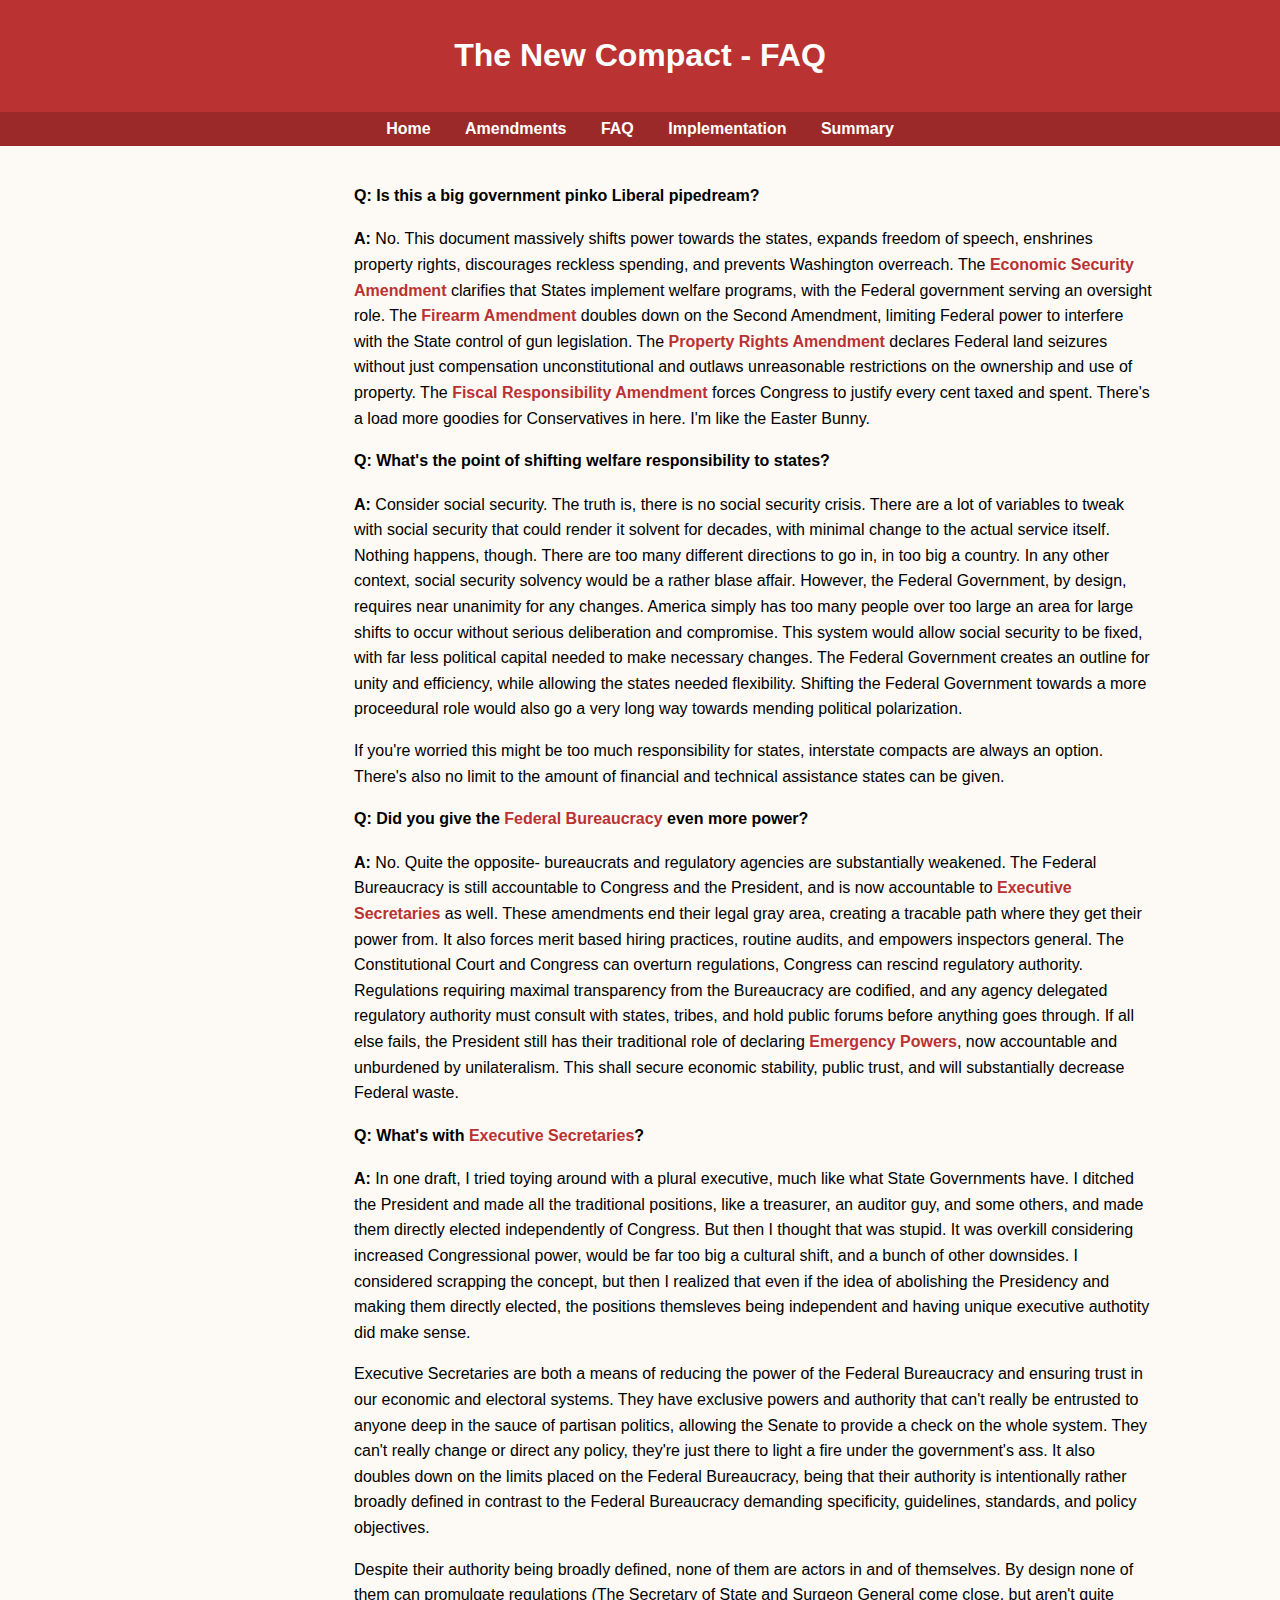
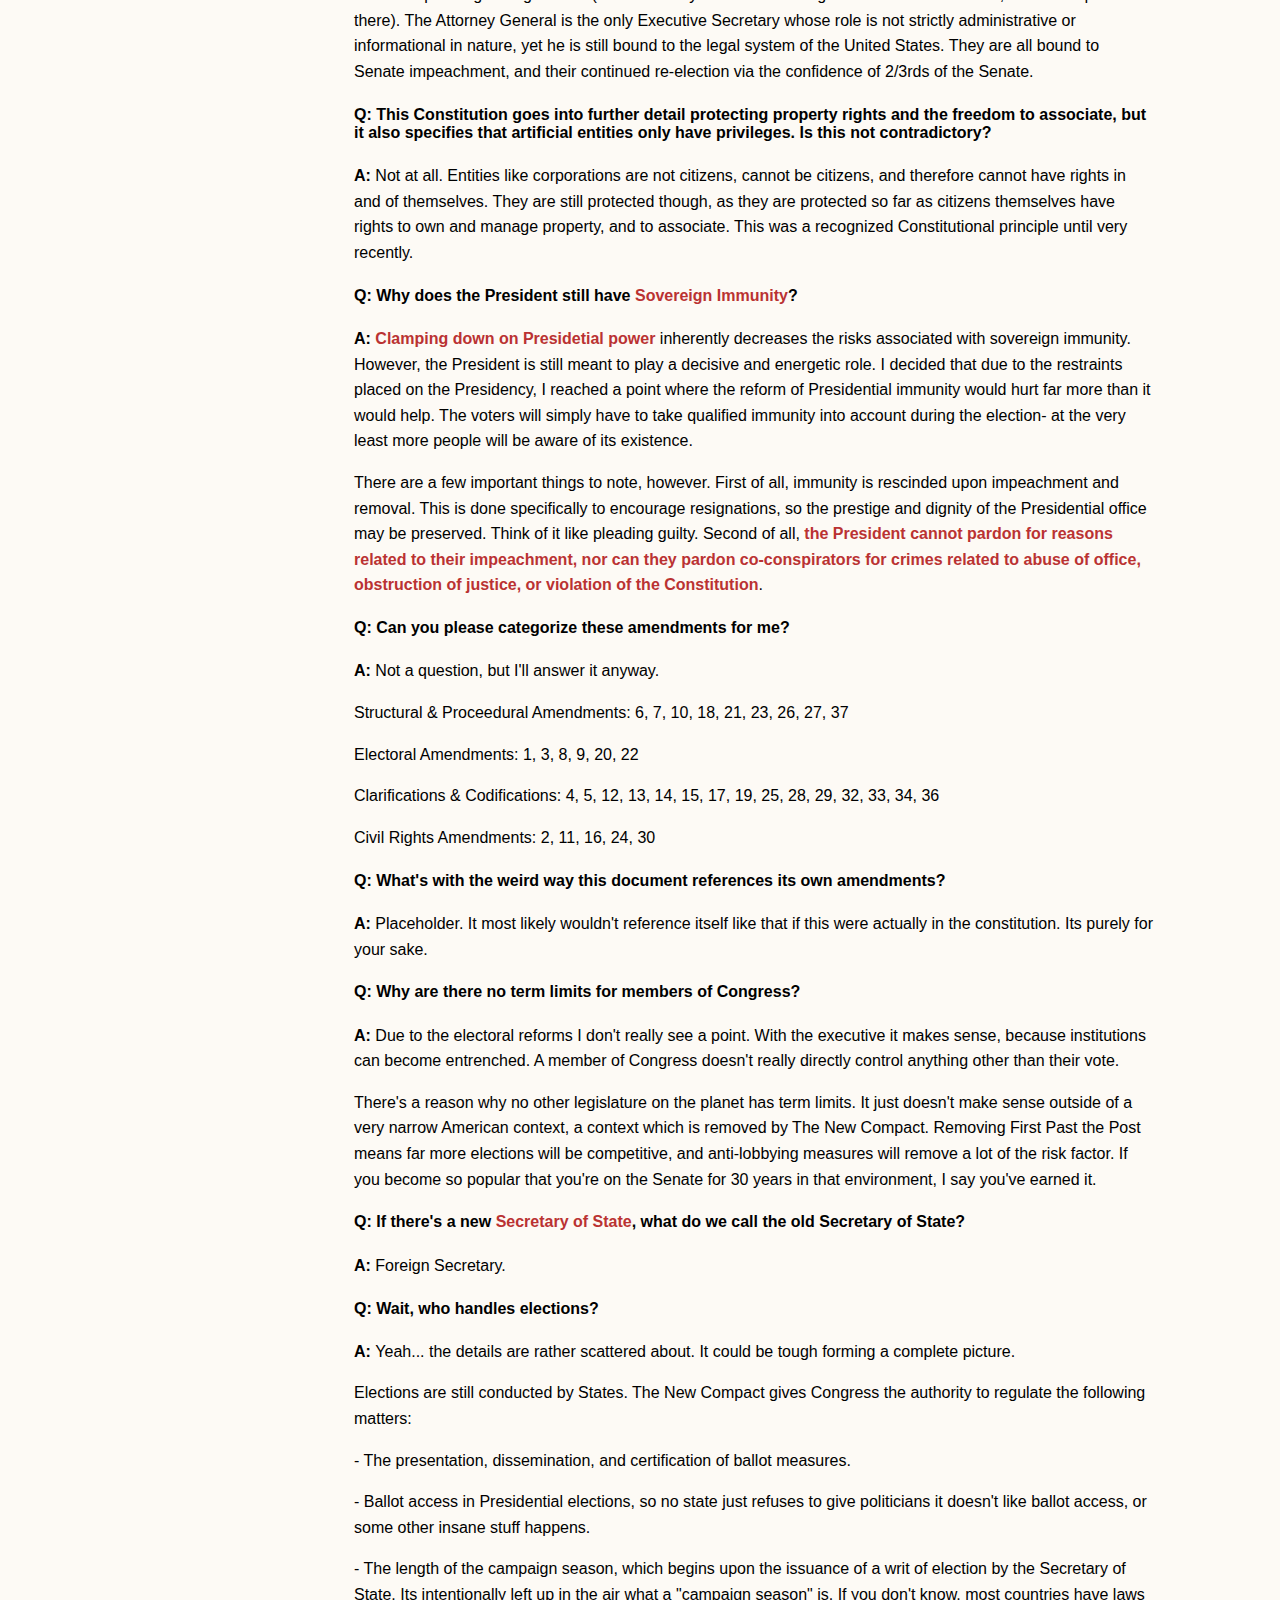
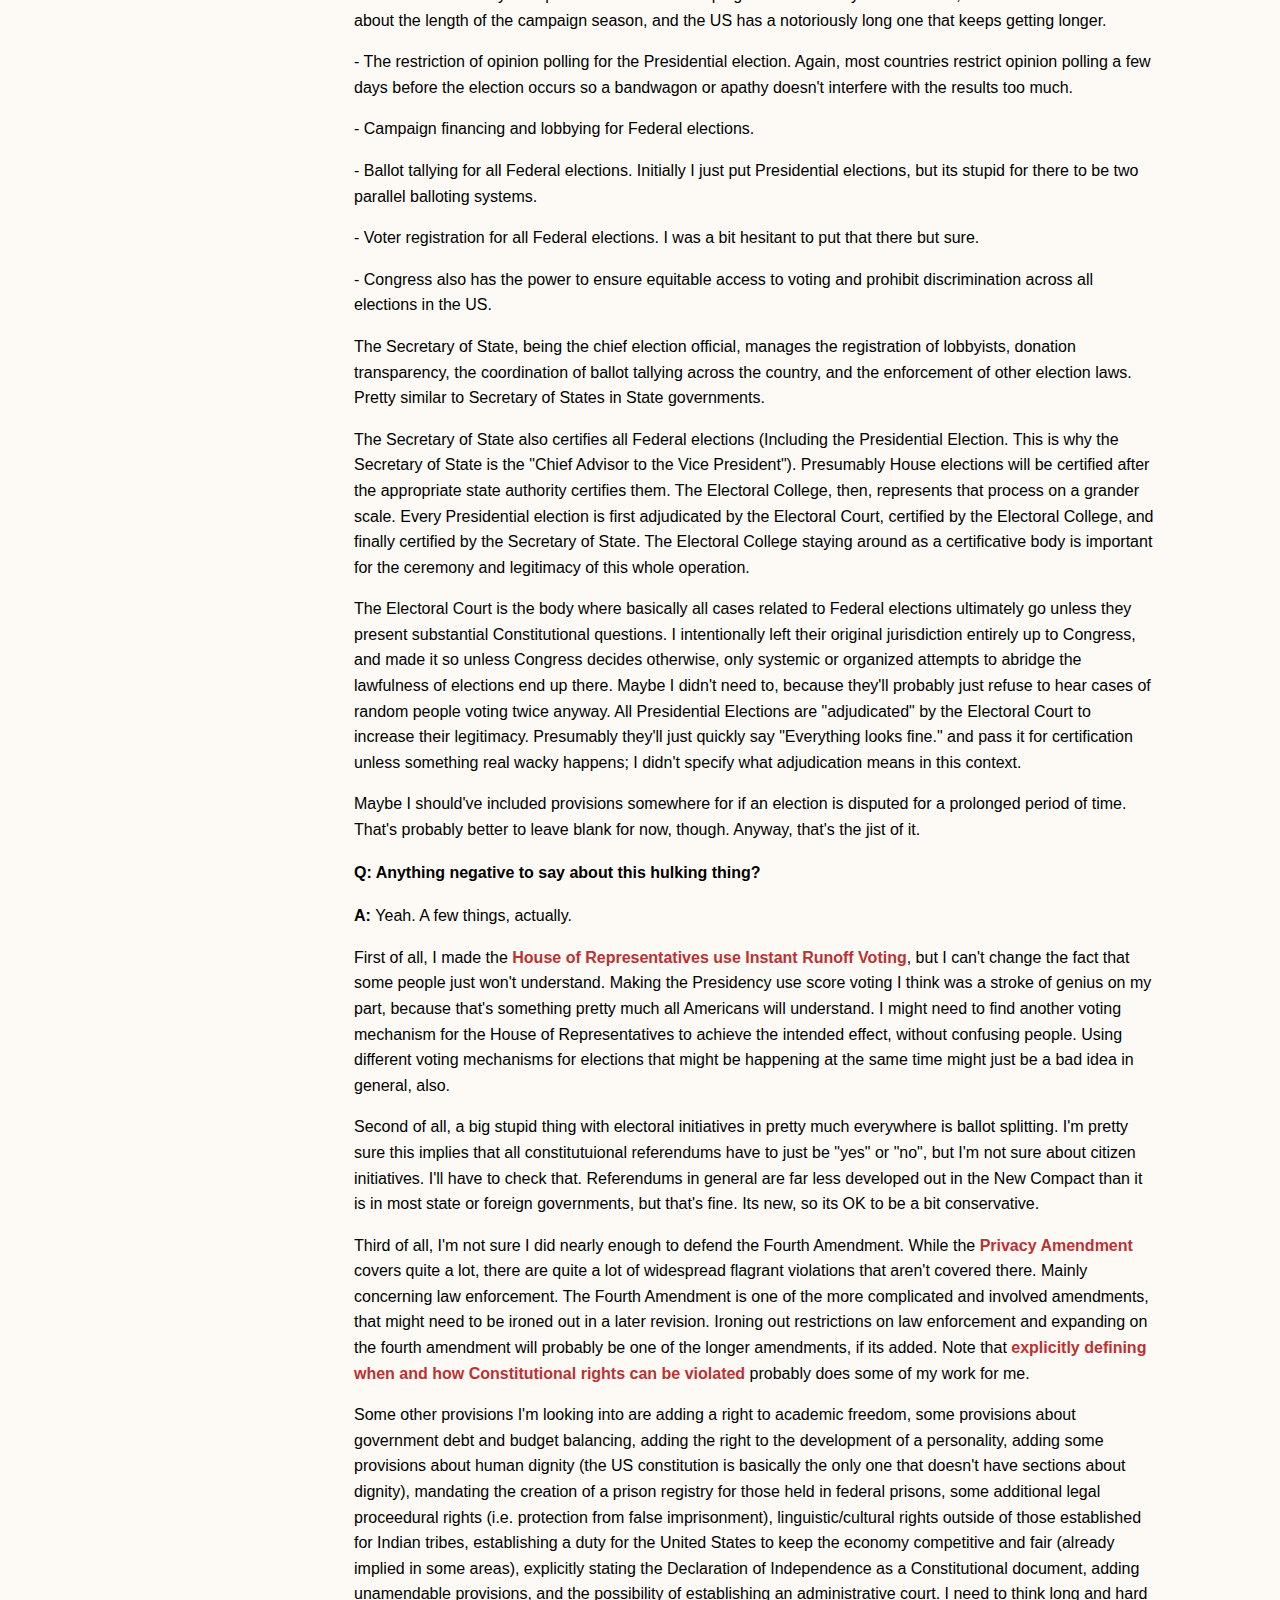
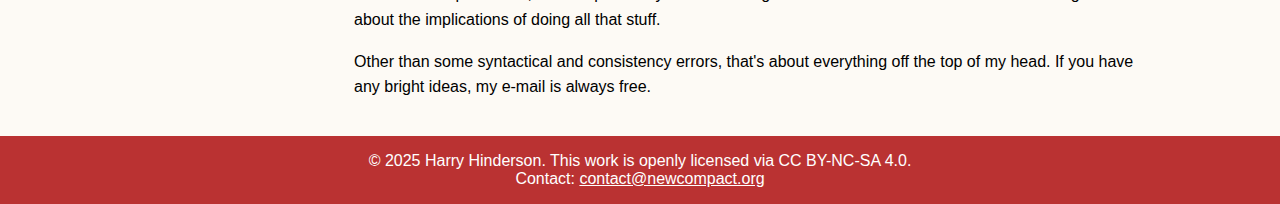
<file: faq.html>
<!-- FAQ Page -->
<!DOCTYPE html>
<html lang="en">
<head>
    <meta charset="UTF-8">
    <meta name="viewport" content="width=device-width, initial-scale=1.0">
    <title>FAQ - The New Compact</title>
    <link rel="stylesheet" href="style.css">
</head>
<body>
    <header>
        <h1>The New Compact - FAQ</h1>
    </header>
    <nav>
        <a href="/">Home</a>
        <a href="/amendments">Amendments</a>
        <a href="/faq">FAQ</a>
        <a href="/implementation">Implementation</a>
        <a href="/summary">Summary</a>
    </nav>
    <main>
        <h4>Q: Is this a big government pinko Liberal pipedream?</h4>
        <p><b>A:</b> No. This document massively shifts power towards the states, expands freedom of speech, enshrines property rights, discourages reckless spending, and prevents Washington overreach. The <a href="/amendments#amendment4">Economic Security Amendment</a> clarifies that States implement welfare programs, with the Federal government serving an oversight role. The <a href="/amendments#amendment36">Firearm Amendment</a> doubles down on the Second Amendment, limiting Federal power to interfere with the State control of gun legislation. The <a href="/amendments#amendment30">Property Rights Amendment</a> declares Federal land seizures without just compensation unconstitutional and outlaws unreasonable restrictions on the ownership and use of property. The <a href="/amendments#amendment10">Fiscal Responsibility Amendment</a> forces Congress to justify every cent taxed and spent. There's a load more goodies for Conservatives in here. I'm like the Easter Bunny.</p>
        <h4>Q: What's the point of shifting welfare responsibility to states?</h4>
        <p><b>A:</b> Consider social security. The truth is, there is no social security crisis. There are a lot of variables to tweak with social security that could render it solvent for decades, with minimal change to the actual service itself. Nothing happens, though. There are too many different directions to go in, in too big a country. In any other context, social security solvency would be a rather blase affair. However, the Federal Government, by design, requires near unanimity for any changes. America simply has too many people over too large an area for large shifts to occur without serious deliberation and compromise. This system would allow social security to be fixed, with far less political capital needed to make necessary changes. The Federal Government creates an outline for unity and efficiency, while allowing the states needed flexibility. Shifting the Federal Government towards a more proceedural role would also go a very long way towards mending political polarization.</p>
        <p>If you're worried this might be too much responsibility for states, interstate compacts are always an option. There's also no limit to the amount of financial and technical assistance states can be given.</p>
        <h4>Q: Did you give the <a href="/amendments#amendment15">Federal Bureaucracy</a> even more power?</h4>
        <p><b>A:</b> No. Quite the opposite- bureaucrats and regulatory agencies are substantially weakened. The Federal Bureaucracy is still accountable to Congress and the President, and is now accountable to <a href="/amendments#amendment37">Executive Secretaries</a> as well. These amendments end their legal gray area, creating a tracable path where they get their power from. It also forces merit based hiring practices, routine audits, and empowers inspectors general. The Constitutional Court and Congress can overturn regulations, Congress can rescind regulatory authority. Regulations requiring maximal transparency from the Bureaucracy are codified, and any agency delegated regulatory authority must consult with states, tribes, and hold public forums before anything goes through. If all else fails, the President still has their traditional role of declaring <a href="/amendments#amendment28">Emergency Powers</a>, now accountable and unburdened by unilateralism. This shall secure economic stability, public trust, and will substantially decrease Federal waste.</p>
        <h4>Q: What's with <a href="/amendments#amendment37">Executive Secretaries</a>?</h4>
        <p><b>A:</b> In one draft, I tried toying around with a plural executive, much like what State Governments have. I ditched the President and made all the traditional positions, like a treasurer, an auditor guy, and some others, and made them directly elected independently of Congress. But then I thought that was stupid. It was overkill considering increased Congressional power, would be far too big a cultural shift, and a bunch of other downsides. I considered scrapping the concept, but then I realized that even if the idea of abolishing the Presidency and making them directly elected, the positions themsleves being independent and having unique executive authotity did make sense.</p>
        <p>Executive Secretaries are both a means of reducing the power of the Federal Bureaucracy and ensuring trust in our economic and electoral systems. They have exclusive powers and authority that can't really be entrusted to anyone deep in the sauce of partisan politics, allowing the Senate to provide a check on the whole system. They can't really change or direct any policy, they're just there to light a fire under the government's ass. It also doubles down on the limits placed on the Federal Bureaucracy, being that their authority is intentionally rather broadly defined in contrast to the Federal Bureaucracy demanding specificity, guidelines, standards, and policy objectives.</p>
        <p>Despite their authority being broadly defined, none of them are actors in and of themselves. By design none of them can promulgate regulations (The Secretary of State and Surgeon General come close, but aren't quite there). The Attorney General is the only Executive Secretary whose role is not strictly administrative or informational in nature, yet he is still bound to the legal system of the United States. They are all bound to Senate impeachment, and their continued re-election via the confidence of 2/3rds of the Senate.</p>
        <h4>Q: This Constitution goes into further detail protecting property rights and the freedom to associate, but it also specifies that artificial entities only have privileges. Is this not contradictory?</h4>
        <p><b>A:</b> Not at all. Entities like corporations are not citizens, cannot be citizens, and therefore cannot have rights in and of themselves. They are still protected though, as they are protected so far as citizens themselves have rights to own and manage property, and to associate. This was a recognized Constitutional principle until very recently.</p>
        <h4>Q: Why does the President still have <a href="/amendments#amendment31-section4">Sovereign Immunity</a>?</h4>
        <p><b>A:</b> <a href="/amendments#amendment21">Clamping down on Presidetial power</a> inherently decreases the risks associated with sovereign immunity. However, the President is still meant to play a decisive and energetic role. I decided that due to the restraints placed on the Presidency, I reached a point where the reform of Presidential immunity would hurt far more than it would help. The voters will simply have to take qualified immunity into account during the election- at the very least more people will be aware of its existence.</p>
        <p>There are a few important things to note, however. First of all, immunity is rescinded upon impeachment and removal. This is done specifically to encourage resignations, so the prestige and dignity of the Presidential office may be preserved. Think of it like pleading guilty. Second of all, <a href="/amendments#amendment31-section6">the President cannot pardon for reasons related to their impeachment, nor can they pardon co-conspirators for crimes related to abuse of office, obstruction of justice, or violation of the Constitution</a>.</p>
        <h4>Q: Can you please categorize these amendments for me?</h4>
        <p><b>A: </b>Not a question, but I'll answer it anyway.</p>
        <p>Structural & Proceedural Amendments: 6, 7, 10, 18, 21, 23, 26, 27, 37</p>
        <p>Electoral Amendments: 1, 3, 8, 9, 20, 22</p>
        <p>Clarifications & Codifications: 4, 5, 12, 13, 14, 15, 17, 19, 25, 28, 29, 32, 33, 34, 36</p>
        <p>Civil Rights Amendments: 2, 11, 16, 24, 30</p>
        <h4>Q: What's with the weird way this document references its own amendments?</h4>
        <p><b>A: </b>Placeholder. It most likely wouldn't reference itself like that if this were actually in the constitution. Its purely for your sake.</p>
        <h4>Q: Why are there no term limits for members of Congress?</h4>
        <p><b>A: </b>Due to the electoral reforms I don't really see a point. With the executive it makes sense, because institutions can become entrenched. A member of Congress doesn't really directly control anything other than their vote.</p>
        <p>There's a reason why no other legislature on the planet has term limits. It just doesn't make sense outside of a very narrow American context, a context which is removed by The New Compact. Removing First Past the Post means far more elections will be competitive, and anti-lobbying measures will remove a lot of the risk factor. If you become so popular that you're on the Senate for 30 years in that environment, I say you've earned it.</p>
        <h4>Q: If there's a new <a href="/amendments#amendment37">Secretary of State</a>, what do we call the old Secretary of State?</h4>
        <p><b>A: </b>Foreign Secretary.</p>
        <h4>Q: Wait, who handles elections?</h4>
        <p><b>A: </b>Yeah... the details are rather scattered about. It could be tough forming a complete picture.</p>
        <p>Elections are still conducted by States. The New Compact gives Congress the authority to regulate the following matters:</p>
        <p>- The presentation, dissemination, and certification of ballot measures.</p>
        <p>- Ballot access in Presidential elections, so no state just refuses to give politicians it doesn't like ballot access, or some other insane stuff happens.</p>
        <p>- The length of the campaign season, which begins upon the issuance of a writ of election by the Secretary of State. Its intentionally left up in the air what a "campaign season" is. If you don't know, most countries have laws about the length of the campaign season, and the US has a notoriously long one that keeps getting longer.</p>
        <p>- The restriction of opinion polling for the Presidential election. Again, most countries restrict opinion polling a few days before the election occurs so a bandwagon or apathy doesn't interfere with the results too much.</p>
        <p>- Campaign financing and lobbying for Federal elections.</p>
        <p>- Ballot tallying for all Federal elections. Initially I just put Presidential elections, but its stupid for there to be two parallel balloting systems.</p>
        <p>- Voter registration for all Federal elections. I was a bit hesitant to put that there but sure.</p>
        <p>- Congress also has the power to ensure equitable access to voting and prohibit discrimination across all elections in the US.</p>
        <p>The Secretary of State, being the chief election official, manages the registration of lobbyists, donation transparency, the coordination of ballot tallying across the country, and the enforcement of other election laws. Pretty similar to Secretary of States in State governments.</p>
        <p>The Secretary of State also certifies all Federal elections (Including the Presidential Election. This is why the Secretary of State is the "Chief Advisor to the Vice President"). Presumably House elections will be certified after the appropriate state authority certifies them. The Electoral College, then, represents that process on a grander scale. Every Presidential election is first adjudicated by the Electoral Court, certified by the Electoral College, and finally certified by the Secretary of State. The Electoral College staying around as a certificative body is important for the ceremony and legitimacy of this whole operation.</p>
        <p>The Electoral Court is the body where basically all cases related to Federal elections ultimately go unless they present substantial Constitutional questions. I intentionally left their original jurisdiction entirely up to Congress, and made it so unless Congress decides otherwise, only systemic or organized attempts to abridge the lawfulness of elections end up there. Maybe I didn't need to, because they'll probably just refuse to hear cases of random people voting twice anyway. All Presidential Elections are "adjudicated" by the Electoral Court to increase their legitimacy. Presumably they'll just quickly say "Everything looks fine." and pass it for certification unless something real wacky happens; I didn't specify what adjudication means in this context.</p>
        <p>Maybe I should've included provisions somewhere for if an election is disputed for a prolonged period of time. That's probably better to leave blank for now, though. Anyway, that's the jist of it.</p>
        <h4>Q: Anything negative to say about this hulking thing?</h4>
        <p><b>A: </b>Yeah. A few things, actually.</p>
        <p>First of all, I made the <a href="/amendments#amendment27-section2">House of Representatives use Instant Runoff Voting</a>, but I can't change the fact that some people just won't understand. Making the Presidency use score voting I think was a stroke of genius on my part, because that's something pretty much all Americans will understand. I might need to find another voting mechanism for the House of Representatives to achieve the intended effect, without confusing people. Using different voting mechanisms for elections that might be happening at the same time might just be a bad idea in general, also.</p>
        <p>Second of all, a big stupid thing with electoral initiatives in pretty much everywhere is ballot splitting. I'm pretty sure this implies that all constitutuional referendums have to just be "yes" or "no", but I'm not sure about citizen initiatives. I'll have to check that. Referendums in general are far less developed out in the New Compact than it is in most state or foreign governments, but that's fine. Its new, so its OK to be a bit conservative.</p>
        <p>Third of all, I'm not sure I did nearly enough to defend the Fourth Amendment. While the <a href="/amendments#amendment24">Privacy Amendment</a> covers quite a lot, there are quite a lot of widespread flagrant violations that aren't covered there. Mainly concerning law enforcement. The Fourth Amendment is one of the more complicated and involved amendments, that might need to be ironed out in a later revision. Ironing out restrictions on law enforcement and expanding on the fourth amendment will probably be one of the longer amendments, if its added. Note that <a href="/amendments#amendment28">explicitly defining when and how Constitutional rights can be violated</a> probably does some of my work for me.</p>
        <p>Some other provisions I'm looking into are adding a right to academic freedom, some provisions about government debt and budget balancing, adding the right to the development of a personality, adding some provisions about human dignity (the US constitution is basically the only one that doesn't have sections about dignity), mandating the creation of a prison registry for those held in federal prisons, some additional legal proceedural rights (i.e. protection from false imprisonment), linguistic/cultural rights outside of those established for Indian tribes, establishing a duty for the United States to keep the economy competitive and fair (already implied in some areas), explicitly stating the Declaration of Independence as a Constitutional document, adding unamendable provisions, and the possibility of establishing an administrative court. I need to think long and hard about the implications of doing all that stuff.</p>
        <p>Other than some syntactical and consistency errors, that's about everything off the top of my head. If you have any bright ideas, my e-mail is always free.</p>
    </main>
    <footer>
        &copy; 2025 Harry Hinderson. This work is openly licensed via CC BY-NC-SA 4.0.<br>
        Contact: <a href="mailto:contact@newcompact.org" style="color: white;">contact@newcompact.org</a>
    </footer>
</body>
</html>
</file>
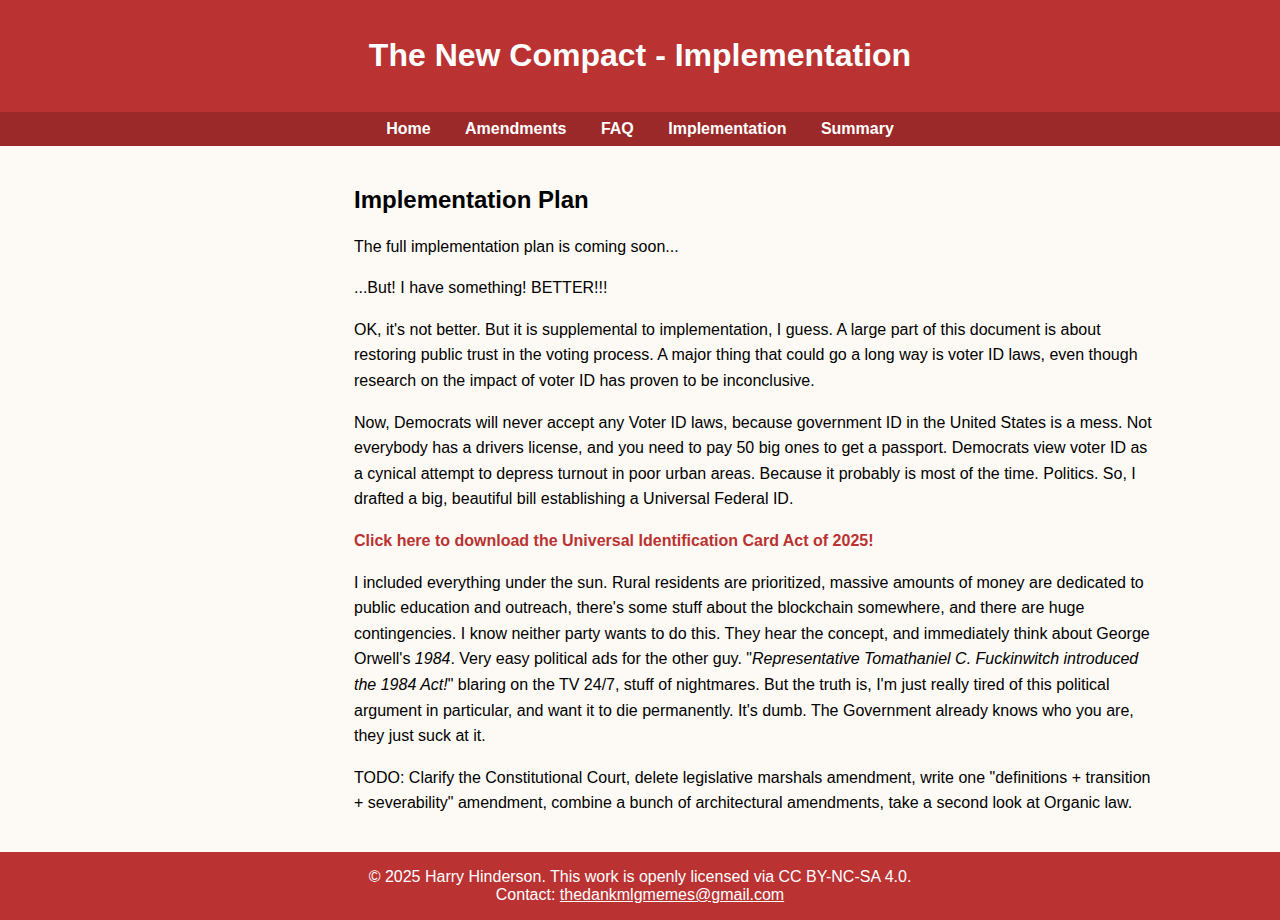
<file: implementation.html>
<!DOCTYPE html>
<html lang="en">
<head>
    <meta charset="UTF-8">
    <meta name="viewport" content="width=device-width, initial-scale=1.0">
    <title>Implementation - The New Compact</title>
    <link rel="stylesheet" href="style.css">
</head>
<body>
    <header>
        <h1>The New Compact - Implementation</h1>
    </header>
    <nav>
        <a href="/">Home</a>
        <a href="/amendments">Amendments</a>
        <a href="/faq">FAQ</a>
        <a href="/implementation">Implementation</a>
        <a href="/summary">Summary</a>
    </nav>
    <main>
        <h2>Implementation Plan</h2>
        <p>The full implementation plan is coming soon...</p>
        <p>...But! I have something! BETTER!!!</p>
        <p>OK, it's not better. But it is supplemental to implementation, I guess. A large part of this document is about restoring public trust in the voting process. A major thing that could go a long way is voter ID laws, even though research on the impact of voter ID has proven to be inconclusive.</p>
        <p>Now, Democrats will never accept any Voter ID laws, because government ID in the United States is a mess. Not everybody has a drivers license, and you need to pay 50 big ones to get a passport. Democrats view voter ID as a cynical attempt to depress turnout in poor urban areas. Because it probably is most of the time. Politics. So, I drafted a big, beautiful bill establishing a Universal Federal ID.</p>
        <p><a href="docs/universal_id_act_2025.pdf" target="_blank">Click here to download the Universal Identification Card Act of 2025!</a></p>
        <p>I included everything under the sun. Rural residents are prioritized, massive amounts of money are dedicated to public education and outreach, there's some stuff about the blockchain somewhere, and there are huge contingencies. I know neither party wants to do this. They hear the concept, and immediately think about George Orwell's <i>1984</i>. Very easy political ads for the other guy. "<i>Representative Tomathaniel C. Fuckinwitch introduced the 1984 Act!</i>" blaring on the TV 24/7, stuff of nightmares. But the truth is, I'm just really tired of this political argument in particular, and want it to die permanently. It's dumb. The Government already knows who you are, they just suck at it.</p>
        <p>TODO: Clarify the Constitutional Court, delete legislative marshals amendment, write one "definitions + transition + severability" amendment, combine a bunch of architectural amendments, take a second look at Organic law.</p>
    </main>
    <footer>
        &copy; 2025 Harry Hinderson. This work is openly licensed via CC BY-NC-SA 4.0.<br>
        Contact: <a href="mailto:thedankmlgmemes@gmail.com" style="color: white;">thedankmlgmemes@gmail.com</a>
    </footer>
</body>
</html>
</file>
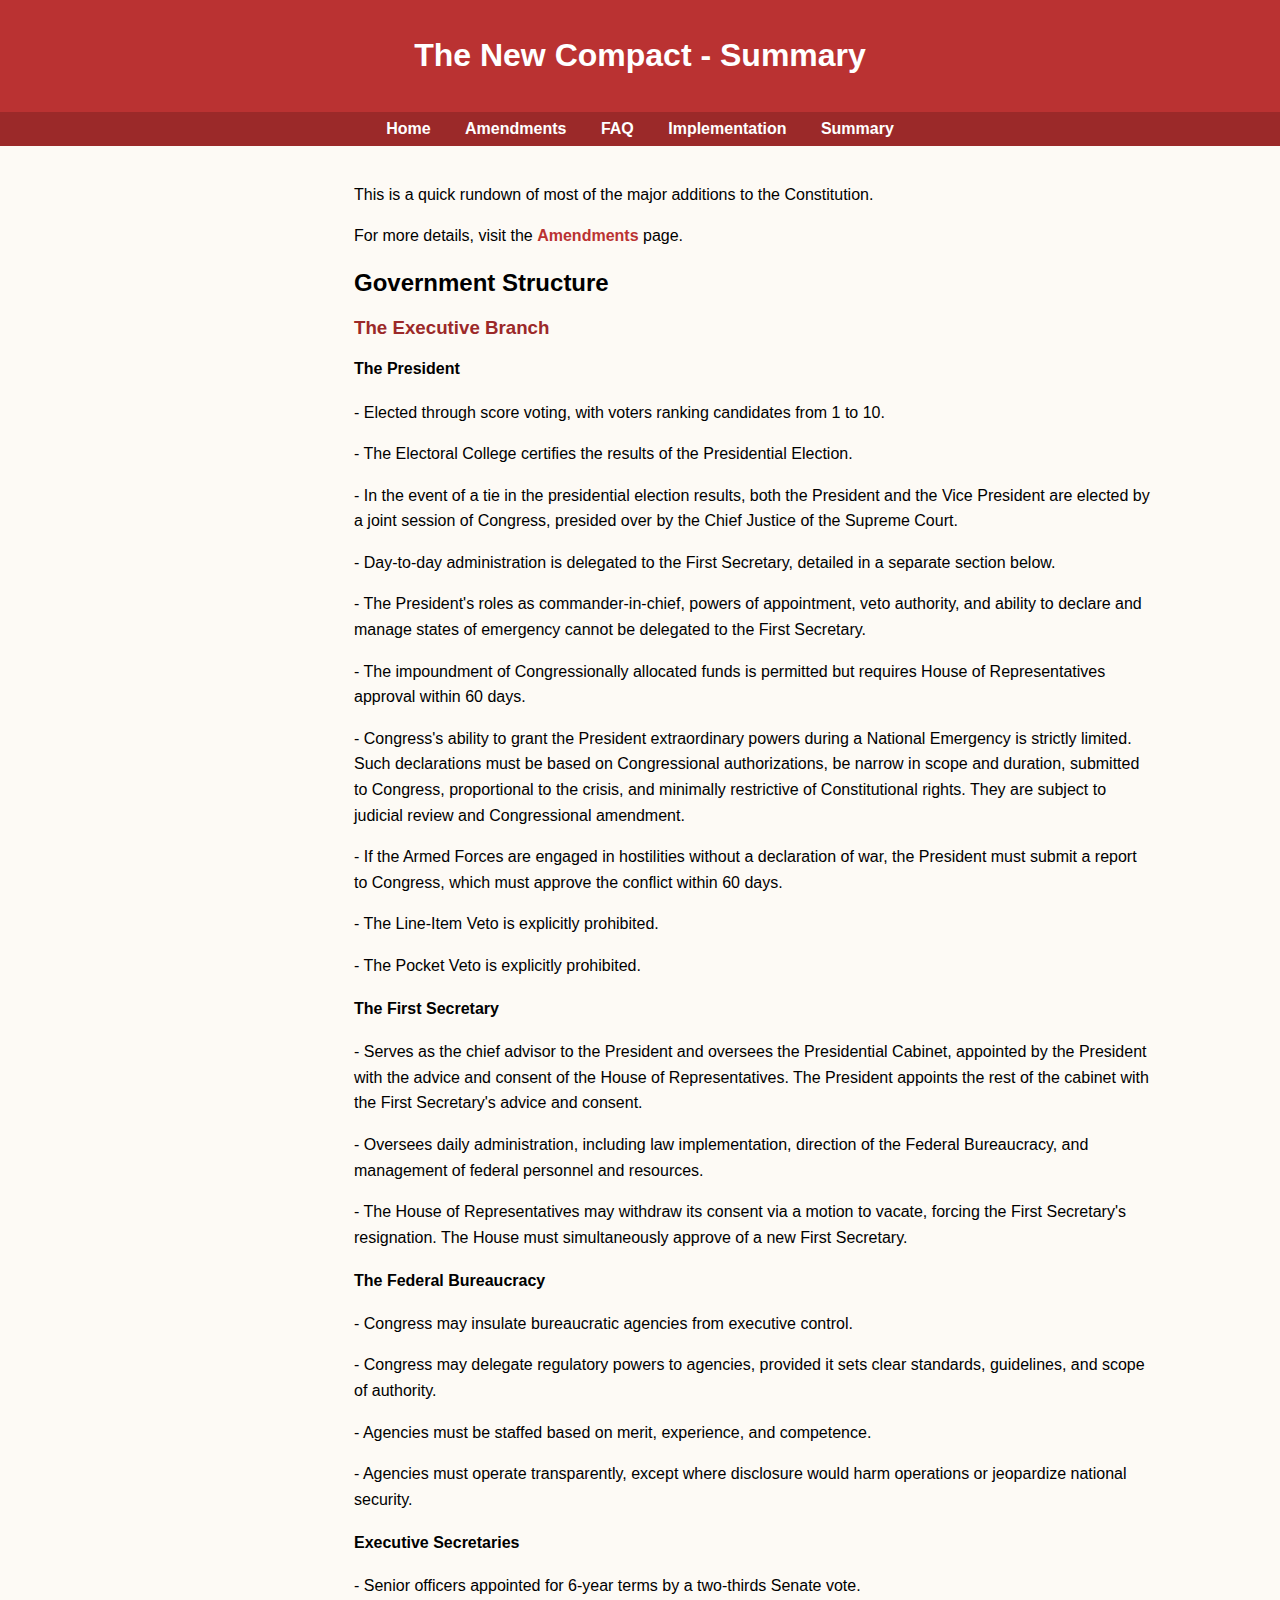
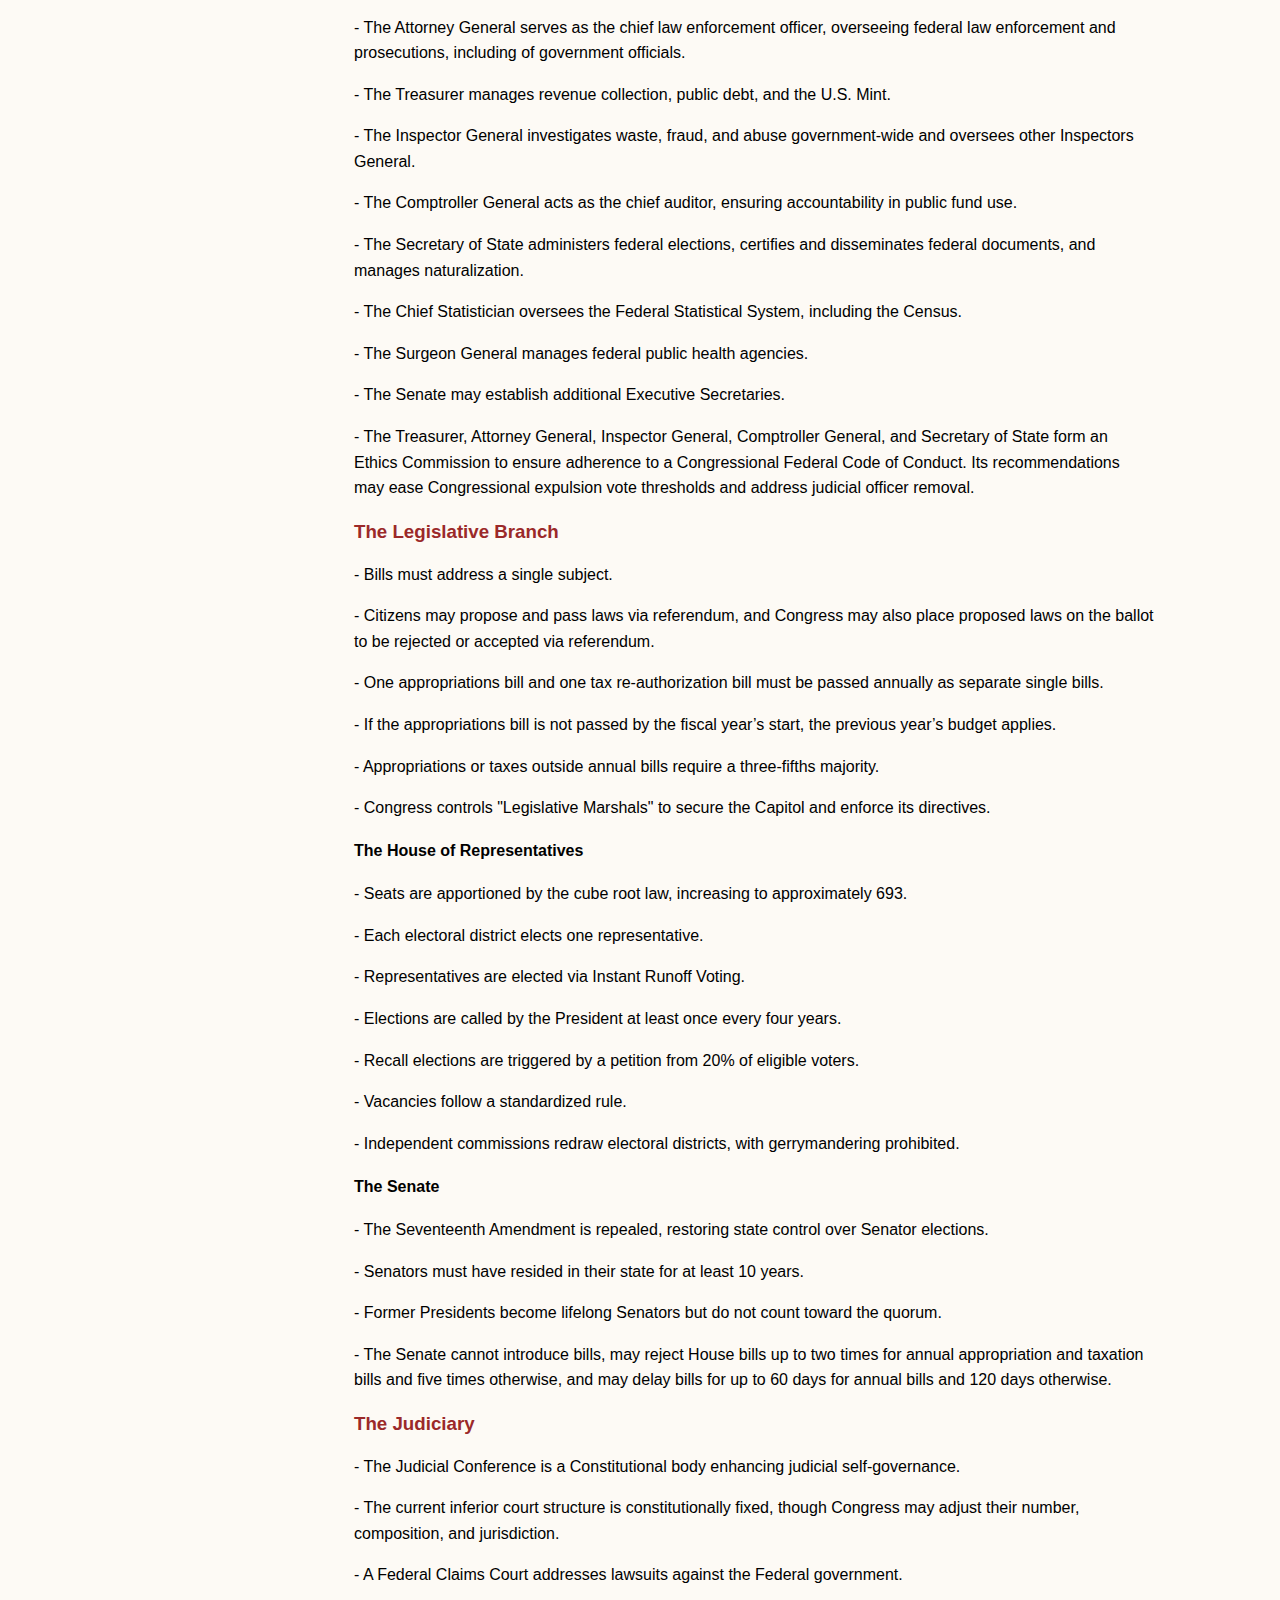
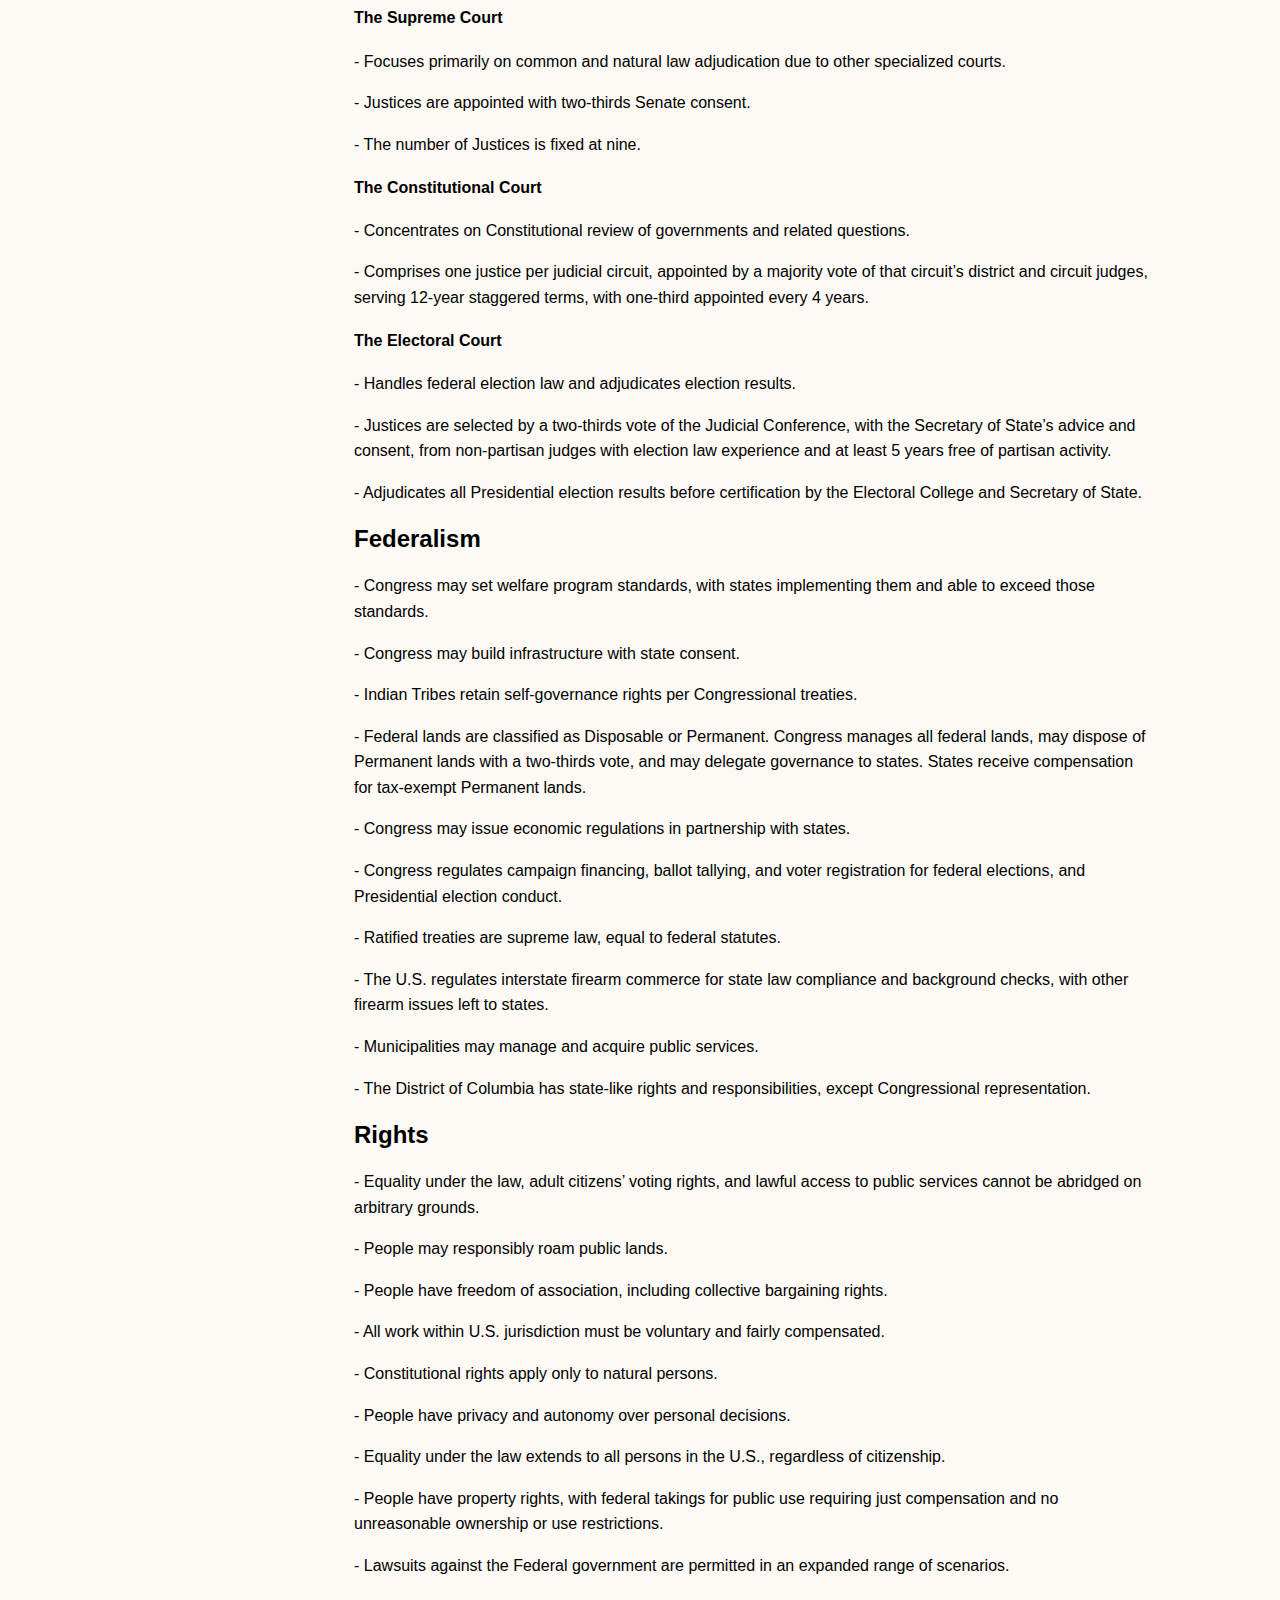
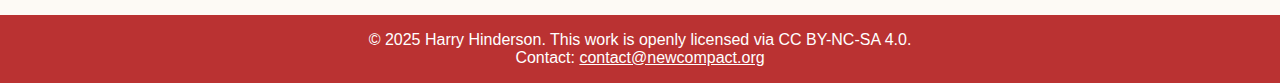
<file: summary.html>
<!DOCTYPE html>
<html lang="en">
<head>
    <meta charset="UTF-8">
    <meta name="viewport" content="width=device-width, initial-scale=1.0">
    <title>Summary - The New Compact</title>
    <link rel="stylesheet" href="style.css">
</head>
<body>
    <header>
        <h1>The New Compact - Summary</h1>
    </header>
    <nav>
        <a href="/">Home</a>
        <a href="/amendments">Amendments</a>
        <a href="/faq">FAQ</a>
        <a href="/implementation">Implementation</a>
        <a href="/summary">Summary</a>
    </nav>
    <main>
        <p>This is a quick rundown of most of the major additions to the Constitution.</p>
        <p>For more details, visit the <a href="/amendments">Amendments</a> page.</p>
        <h2>Government Structure</h2>
        <h3>The Executive Branch</h3>
        <h4>The President</h4>
        <p>- Elected through score voting, with voters ranking candidates from 1 to 10.</p>
        <p>- The Electoral College certifies the results of the Presidential Election.</p>
        <p>- In the event of a tie in the presidential election results, both the President and the Vice President are elected by a joint session of Congress, presided over by the Chief Justice of the Supreme Court.</p>
        <p>- Day-to-day administration is delegated to the First Secretary, detailed in a separate section below.</p>
        <p>- The President's roles as commander-in-chief, powers of appointment, veto authority, and ability to declare and manage states of emergency cannot be delegated to the First Secretary.</p>
        <p>- The impoundment of Congressionally allocated funds is permitted but requires House of Representatives approval within 60 days.</p>
        <p>- Congress's ability to grant the President extraordinary powers during a National Emergency is strictly limited. Such declarations must be based on Congressional authorizations, be narrow in scope and duration, submitted to Congress, proportional to the crisis, and minimally restrictive of Constitutional rights. They are subject to judicial review and Congressional amendment.</p>
        <p>- If the Armed Forces are engaged in hostilities without a declaration of war, the President must submit a report to Congress, which must approve the conflict within 60 days.</p>
        <p>- The Line-Item Veto is explicitly prohibited.</p>
        <p>- The Pocket Veto is explicitly prohibited.</p>
        <h4>The First Secretary</h4>
        <p>- Serves as the chief advisor to the President and oversees the Presidential Cabinet, appointed by the President with the advice and consent of the House of Representatives. The President appoints the rest of the cabinet with the First Secretary's advice and consent.</p>
        <p>- Oversees daily administration, including law implementation, direction of the Federal Bureaucracy, and management of federal personnel and resources.</p>
        <p>- The House of Representatives may withdraw its consent via a motion to vacate, forcing the First Secretary's resignation. The House must simultaneously approve of a new First Secretary.</p>
        <h4>The Federal Bureaucracy</h4>
        <p>- Congress may insulate bureaucratic agencies from executive control.</p>
        <p>- Congress may delegate regulatory powers to agencies, provided it sets clear standards, guidelines, and scope of authority.</p>
        <p>- Agencies must be staffed based on merit, experience, and competence.</p>
        <p>- Agencies must operate transparently, except where disclosure would harm operations or jeopardize national security.</p>
        <h4>Executive Secretaries</h4>
        <p>- Senior officers appointed for 6-year terms by a two-thirds Senate vote.</p>
        <p>- The Attorney General serves as the chief law enforcement officer, overseeing federal law enforcement and prosecutions, including of government officials.</p>
        <p>- The Treasurer manages revenue collection, public debt, and the U.S. Mint.</p>
        <p>- The Inspector General investigates waste, fraud, and abuse government-wide and oversees other Inspectors General.</p>
        <p>- The Comptroller General acts as the chief auditor, ensuring accountability in public fund use.</p>
        <p>- The Secretary of State administers federal elections, certifies and disseminates federal documents, and manages naturalization.</p>
        <p>- The Chief Statistician oversees the Federal Statistical System, including the Census.</p>
        <p>- The Surgeon General manages federal public health agencies.</p>
        <p>- The Senate may establish additional Executive Secretaries.</p>
        <p>- The Treasurer, Attorney General, Inspector General, Comptroller General, and Secretary of State form an Ethics Commission to ensure adherence to a Congressional Federal Code of Conduct. Its recommendations may ease Congressional expulsion vote thresholds and address judicial officer removal.</p>
        <h3>The Legislative Branch</h3>
        <p>- Bills must address a single subject.</p>
        <p>- Citizens may propose and pass laws via referendum, and Congress may also place proposed laws on the ballot to be rejected or accepted via referendum.</p>
        <p>- One appropriations bill and one tax re-authorization bill must be passed annually as separate single bills.</p>
        <p>- If the appropriations bill is not passed by the fiscal year’s start, the previous year’s budget applies.</p>
        <p>- Appropriations or taxes outside annual bills require a three-fifths majority.</p>
        <p>- Congress controls "Legislative Marshals" to secure the Capitol and enforce its directives.</p>
        <h4>The House of Representatives</h4>
        <p>- Seats are apportioned by the cube root law, increasing to approximately 693.</p>
        <p>- Each electoral district elects one representative.</p>
        <p>- Representatives are elected via Instant Runoff Voting.</p>
        <p>- Elections are called by the President at least once every four years.</p>
        <p>- Recall elections are triggered by a petition from 20% of eligible voters.</p>
        <p>- Vacancies follow a standardized rule.</p>
        <p>- Independent commissions redraw electoral districts, with gerrymandering prohibited.</p>
        <h4>The Senate</h4>
        <p>- The Seventeenth Amendment is repealed, restoring state control over Senator elections.</p>
        <p>- Senators must have resided in their state for at least 10 years.</p>
        <p>- Former Presidents become lifelong Senators but do not count toward the quorum.</p>
        <p>- The Senate cannot introduce bills, may reject House bills up to two times for annual appropriation and taxation bills and five times otherwise, and may delay bills for up to 60 days for annual bills and 120 days otherwise.</p>
        <h3>The Judiciary</h3>
        <p>- The Judicial Conference is a Constitutional body enhancing judicial self-governance.</p>
        <p>- The current inferior court structure is constitutionally fixed, though Congress may adjust their number, composition, and jurisdiction.</p>
        <p>- A Federal Claims Court addresses lawsuits against the Federal government.</p>
        <h4>The Supreme Court</h4>
        <p>- Focuses primarily on common and natural law adjudication due to other specialized courts.</p>
        <p>- Justices are appointed with two-thirds Senate consent.</p>
        <p>- The number of Justices is fixed at nine.</p>
        <h4>The Constitutional Court</h4>
        <p>- Concentrates on Constitutional review of governments and related questions.</p>
        <p>- Comprises one justice per judicial circuit, appointed by a majority vote of that circuit’s district and circuit judges, serving 12-year staggered terms, with one-third appointed every 4 years.</p>
        <h4>The Electoral Court</h4>
        <p>- Handles federal election law and adjudicates election results.</p>
        <p>- Justices are selected by a two-thirds vote of the Judicial Conference, with the Secretary of State’s advice and consent, from non-partisan judges with election law experience and at least 5 years free of partisan activity.</p>
        <p>- Adjudicates all Presidential election results before certification by the Electoral College and Secretary of State.</p>
        <h2>Federalism</h2>
        <p>- Congress may set welfare program standards, with states implementing them and able to exceed those standards.</p>
        <p>- Congress may build infrastructure with state consent.</p>
        <p>- Indian Tribes retain self-governance rights per Congressional treaties.</p>
        <p>- Federal lands are classified as Disposable or Permanent. Congress manages all federal lands, may dispose of Permanent lands with a two-thirds vote, and may delegate governance to states. States receive compensation for tax-exempt Permanent lands.</p>
        <p>- Congress may issue economic regulations in partnership with states.</p>
        <p>- Congress regulates campaign financing, ballot tallying, and voter registration for federal elections, and Presidential election conduct.</p>
        <p>- Ratified treaties are supreme law, equal to federal statutes.</p>
        <p>- The U.S. regulates interstate firearm commerce for state law compliance and background checks, with other firearm issues left to states.</p>
        <p>- Municipalities may manage and acquire public services.</p>
        <p>- The District of Columbia has state-like rights and responsibilities, except Congressional representation.</p>
        <h2>Rights</h2>
        <p>- Equality under the law, adult citizens’ voting rights, and lawful access to public services cannot be abridged on arbitrary grounds.</p>
        <p>- People may responsibly roam public lands.</p>
        <p>- People have freedom of association, including collective bargaining rights.</p>
        <p>- All work within U.S. jurisdiction must be voluntary and fairly compensated.</p>
        <p>- Constitutional rights apply only to natural persons.</p>
        <p>- People have privacy and autonomy over personal decisions.</p>
        <p>- Equality under the law extends to all persons in the U.S., regardless of citizenship.</p>
        <p>- People have property rights, with federal takings for public use requiring just compensation and no unreasonable ownership or use restrictions.</p>
        <p>- Lawsuits against the Federal government are permitted in an expanded range of scenarios.</p>
    </main>
    <footer>
        &copy; 2025 Harry Hinderson. This work is openly licensed via CC BY-NC-SA 4.0.<br>
        Contact: <a href="mailto:contact@newcompact.org" style="color: white;">contact@newcompact.org</a>
    </footer>
</body>
</html>
</file>
<file: style.css>
body {
    background-color: #fdfaf5; /* Slight tan tint */
    color: black;
    font-family: Arial, sans-serif;
    margin: 0;
    padding: 0;
    min-height: 100vh;
    display: flex;
    flex-direction: column;
}
header {
    background-color: #ba3232;
    color: white;
    text-align: center;
    padding: 1em;
    position: relative;
}
nav {
    background-color: #9b2929;
    padding: 0.5em;
    text-align: center;
    position: relative;
}
nav a {
    color: white;
    margin: 0 15px;
    text-decoration: none;
    font-weight: bold;
    transition: color 0.3s;
}
nav a:hover {
    color: #f4eae2;
}
main {
    margin-left: calc(5% + 270px); /* TOC width (250px) + padding (10px + 10px) + 5% offset */
    padding: 20px;
    max-width: 800px;
}
main a {
    color: #ba3232; /* Matches TOC links */
    text-decoration: none;
    font-weight: bold;
}
main a:hover {
    text-decoration: underline;
    color: #9b2929; /* Darker red, like h3 */
}
.container {
    display: block; /* Drop flex, simplify layout */
    position: relative; /* Anchor for absolute TOC */
    padding-top: 20px; /* Space after nav */
}
.toc {
    position: absolute; /* Out of flow from start */
    left: 5%; /* Your original offset */
    top: 50px; /* Align with container top, adjust as needed */
    background: #f4eae2;
    padding: 10px;
    border-radius: 5px;
    width: 250px;
    max-height: 70vh;
    overflow-y: auto;
    font-size: 0.95em;
    line-height: 1.3;
}
.toc.fixed {
    position: fixed;
    top: 50px; /* Matches your design */
    left: 5%; /* Stays consistent */
}
.toc h3 {
    margin: 0 0 8px 0; /* Reduced from 10px */
    font-size: 1.1em; /* Slightly smaller */
    font-weight: bold;
}
.toc ul {
    list-style-type: none;
    padding: 0;
}
.toc li {
    margin-bottom: 8px; /* Reduced from 10px for tighter spacing */
}
.toc .toc-section {
    padding-left: 0;
}
.toc .toc-subsection {
    margin-left: 15px;
    font-size: 0.9em; /* Slightly smaller */
    color: #7a1e1e;
}
.toc a {
    color: #ba3232;
    text-decoration: none;
    font-weight: bold;
    display: block;
    padding: 1px 0; /* Reduced from 2px */
}
.toc a:hover {
    text-decoration: underline;
}
.toc .amendment-title {
    margin-bottom: 3px; /* Reduced from 5px */
}
.toc .amendment-title a {
    color: #ba3232;
    font-weight: bold;
}
.toc details {
    margin: 0;
}
.toc summary {
    cursor: pointer;
    padding: 1px 0; /* Reduced from 2px */
    font-weight: normal;
    color: #9b2929;
    font-size: 0.85em; /* Slightly smaller */
}
.toc details[open] summary {
    color: #7a1e1e;
}
.toc details ul {
    margin-top: 3px; /* Reduced from 5px */
}
footer {
    background-color: #ba3232;
    color: white;
    text-align: center;
    padding: 1em;
}
.amendment {
    margin-top: 50px;
    border-bottom: 2px solid #ba3232;
    padding-bottom: 10px;
}
.purpose {
    font-size: 0.9em; /* Smaller than default p */
    color: #7a1e1e; /* Darker red, optional */
    margin: 0.5em 0 1em 0; /* Spacing above/below */
    line-height: 1.4; /* Slightly tighter than p’s 1.6 */
    font-style: italic;
}
h3 {
    color: #9b2929;
    margin-top: 20px;
}
p {
    line-height: 1.6;
}
.back-to-top {
    display: block;
    margin-top: 10px;
    color: #ba3232;
    font-size: 0.9em;
    font-weight: bold;
    text-decoration: none;
}
.back-to-top:hover {
    text-decoration: underline;
}
@media (max-width: 1000px) {
    .toc {
        position: static; /* Back in flow on smaller screens */
        width: 100%;
        max-height: none;
        margin: 20px auto;
        padding: 15px;
    }
    .toc.fixed {
        position: static; /* No fixing */
    }
    main {
        margin-left: 0; /* Full width */
    }
}
</file>
